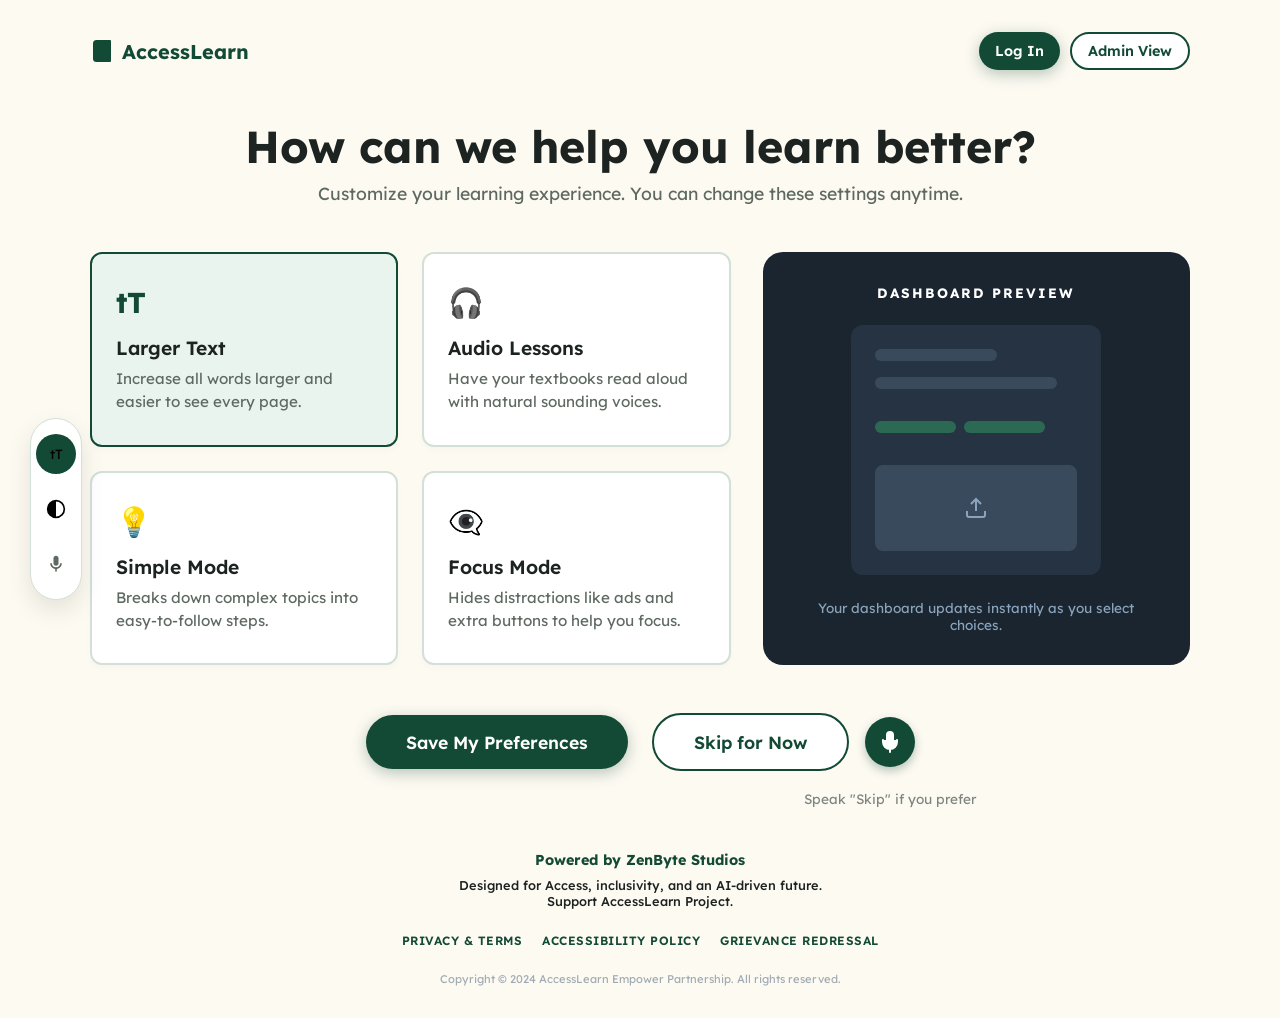
<file: index.html>
<!DOCTYPE html>
<html lang="en">

<head>
    <meta charset="UTF-8">
    <meta name="viewport" content="width=device-width, initial-scale=1.0">
    <title>AccessLearn</title>
    <link rel="stylesheet" href="style.css">
    <script src="auth.js"></script>
</head>

<body>
    <div class="container">

        <!-- PAGE 1: PREFERENCES -->
        <div id="page-preferences" class="page active">
            <!-- Floating Accessibility Widget -->
            <div class="access-widget">
                <button class="active" title="Text Size">tT</button>
                <button title="Contrast">
                    <svg viewBox="0 0 24 24">
                        <circle cx="12" cy="12" r="10" stroke="currentColor" stroke-width="2" fill="none" />
                        <path d="M12 2a10 10 0 0 0 0 20z" fill="currentColor" />
                    </svg>
                </button>
                <button title="Screen Reader">
                    <svg viewBox="0 0 24 24">
                        <path d="M12 14c1.66 0 3-1.34 3-3V5c0-1.66-1.34-3-3-3S9 3.34 9 5v6c0 1.66 1.34 3 3 3z" />
                        <path
                            d="M17 11c0 2.76-2.24 5-5 5s-5-2.24-5-5H5c0 3.53 2.61 6.43 6 6.92V21h2v-3.08c3.39-.49 6-3.39 6-6.92h-2z" />
                    </svg>
                </button>
            </div>

            <header>
                <div class="logo">
                    <svg viewBox="0 0 24 24" fill="none" stroke="currentColor" stroke-width="2" stroke-linecap="round"
                        stroke-linejoin="round">
                        <path d="M4 19.5A2.5 2.5 0 0 1 6.5 17H20" />
                        <path d="M6.5 2H20v20H6.5A2.5 2.5 0 0 1 4 19.5v-15A2.5 2.5 0 0 1 6.5 2z" />
                    </svg>
                    AccessLearn
                </div>
                <div style="margin-left:auto; display:flex; gap: 10px;">
                    <button class="btn btn-primary" style="padding: 0.5rem 1rem; font-size:0.9rem;"
                        onclick="window.location.href='login.html'">Log In</button>
                    <button class="btn btn-secondary" style="padding: 0.5rem 1rem; font-size:0.9rem;"
                        onclick="switchPage('page-admin')">Admin View</button>
                </div>
            </header>

            <main>
                <div class="intro">
                    <h1>How can we help you learn better?</h1>
                    <p>Customize your learning experience. You can change these settings anytime.</p>
                </div>

                <div class="main-content">
                    <div class="preferences-grid">
                        <div class="pref-card active" onclick="toggleCard(this)">
                            <div class="icon">tT</div>
                            <h3>Larger Text</h3>
                            <p>Increase all words larger and easier to see every page.</p>
                        </div>

                        <div class="pref-card" onclick="toggleCard(this)">
                            <div class="icon">🎧</div>
                            <h3>Audio Lessons</h3>
                            <p>Have your textbooks read aloud with natural sounding voices.</p>
                        </div>

                        <div class="pref-card" onclick="toggleCard(this)">
                            <div class="icon">💡</div>
                            <h3>Simple Mode</h3>
                            <p>Breaks down complex topics into easy-to-follow steps.</p>
                        </div>

                        <div class="pref-card" onclick="toggleCard(this)">
                            <div class="icon">👁️‍🗨️</div>
                            <h3>Focus Mode</h3>
                            <p>Hides distractions like ads and extra buttons to help you focus.</p>
                        </div>
                    </div>

                    <div class="preview-section">
                        <h3 class="preview-title">DASHBOARD PREVIEW</h3>
                        <div class="preview-mockup">
                            <div class="mock-line"></div>
                            <div class="mock-line long"></div>
                            <div style="display: flex; gap: 8px; margin-top: 1rem;">
                                <div class="mock-line short green"></div>
                                <div class="mock-line short green"></div>
                            </div>
                            <div class="mock-box">
                                <svg viewBox="0 0 24 24" fill="none" stroke="currentColor" stroke-width="2">
                                    <path d="M21 15v4a2 2 0 0 1-2 2H5a2 2 0 0 1-2-2v-4"></path>
                                    <polyline points="17 8 12 3 7 8"></polyline>
                                    <line x1="12" y1="3" x2="12" y2="15"></line>
                                </svg>
                            </div>
                        </div>
                        <p class="preview-footer">Your dashboard updates instantly as you select choices.</p>
                    </div>
                </div>

                <div class="actions">
                    <button class="btn btn-primary" onclick="window.location.href='student-signup.html'">Save My Preferences</button>
                    <div class="skip-wrapper">
                        <button class="btn btn-secondary" onclick="window.location.href='admin-signup.html'">Skip for
                            Now</button>
                        <button class="mic-btn">
                            <svg viewBox="0 0 24 24" fill="none" stroke="currentColor" stroke-width="2"
                                stroke-linecap="round" stroke-linejoin="round">
                                <path d="M12 2a3 3 0 0 0-3 3v7a3 3 0 0 0 6 0V5a3 3 0 0 0-3-3z" />
                                <path d="M19 10v2a7 7 0 0 1-14 0v-2" />
                                <line x1="12" y1="19" x2="12" y2="22" />
                            </svg>
                            <span class="tooltip">Speak "Skip" if you prefer</span>
                        </button>
                    </div>
                </div>
            </main>

            <div class="footer" style="padding-top: 2rem;">
                <div class="footer-brand">Powered by ZenByte Studios</div>
                <div class="footer-desc">Designed for Access, inclusivity, and an AI-driven future.<br>Support
                    AccessLearn Project.</div>
                <div class="footer-links">
                    <a href="#">PRIVACY & TERMS</a>
                    <a href="#">ACCESSIBILITY POLICY</a>
                    <a href="#">GRIEVANCE REDRESSAL</a>
                </div>
                <div class="footer-copy">Copyright © 2024 AccessLearn Empower Partnership. All rights reserved.</div>
            </div>
        </div>

        <!-- PAGE 2: STUDENT SIGNUP -->
        <div id="page-student" class="page">
            <header>
                <div class="logo" onclick="switchPage('page-preferences')">
                    <svg viewBox="0 0 24 24" fill="none" stroke="currentColor" stroke-width="2" stroke-linecap="round"
                        stroke-linejoin="round">
                        <path d="M4 19.5A2.5 2.5 0 0 1 6.5 17H20" />
                        <path d="M6.5 2H20v20H6.5A2.5 2.5 0 0 1 4 19.5v-15A2.5 2.5 0 0 1 6.5 2z" />
                    </svg>
                    AccessLearn
                </div>
            </header>

            <div class="signup-page">
                <div class="signup-box">
                    <h2 class="signup-title">STUDENT SIGNUP</h2>

                    <h4 class="support-needs-title">Select your primary support need</h4>
                    <div class="needs-grid">
                        <div class="need-pill active" onclick="this.classList.toggle('active')">👁️ Visual</div>
                        <div class="need-pill" onclick="this.classList.toggle('active')">🧠 Learning / ADHD</div>
                        <div class="need-pill" onclick="this.classList.toggle('active')">👂 Hearing</div>
                        <div class="need-pill" onclick="this.classList.toggle('active')">♿ Physical</div>
                        <div class="need-pill" onclick="this.classList.toggle('active')">➕ Something else</div>
                    </div>

                    <div class="input-group">
                        <label>Full Name</label>
                        <input type="text" placeholder="Enter Full Name">
                    </div>

                    <div class="input-group">
                        <label>Student ID / Aadhaar</label>
                        <input type="text" placeholder="xxxx - xxxx - xxxx">
                    </div>

                    <div class="signup-actions">
                        <button class="btn btn-primary btn-full">Complete Registration</button>
                        <button class="btn btn-outline-green btn-full"
                            style="display:flex; justify-content:center; gap:10px;">
                            <svg viewBox="0 0 24 24" width="20" height="20" fill="none" stroke="currentColor"
                                stroke-width="2" stroke-linecap="round" stroke-linejoin="round">
                                <path d="M12 2a3 3 0 0 0-3 3v7a3 3 0 0 0 6 0V5a3 3 0 0 0-3-3z" />
                                <path d="M19 10v2a7 7 0 0 1-14 0v-2" />
                                <line x1="12" y1="19" x2="12" y2="22" />
                            </svg>
                            Register with Voice
                        </button>
                    </div>

                    <div style="margin-top:2rem; font-size:0.8rem; color:var(--text-muted)">
                        Powered by ZenByte Studios<br>
                        Designed for Access, inclusivity, and an AI-driven future. Support AccessLearn Project
                    </div>
                </div>
            </div>
        </div>

        <!-- PAGE 3: ADMIN/TEACHER SIGNUP -->
        <div id="page-admin" class="page">
            <div class="admin-page-bg">
                <div class="admin-box">
                    <div class="logo" style="margin-bottom: 2rem; justify-content:center; cursor:pointer;"
                        onclick="switchPage('page-preferences')">
                        <svg viewBox="0 0 24 24" fill="none" stroke="currentColor" stroke-width="2"
                            stroke-linecap="round" stroke-linejoin="round">
                            <path d="M4 19.5A2.5 2.5 0 0 1 6.5 17H20" />
                            <path d="M6.5 2H20v20H6.5A2.5 2.5 0 0 1 4 19.5v-15A2.5 2.5 0 0 1 6.5 2z" />
                        </svg>
                        AccessLearn
                    </div>

                    <h2 class="signup-title" style="margin-bottom: 0.5rem">Admin/Teacher Signup</h2>
                    <p style="text-align:center; color:#8AA4BC; font-size:0.9rem; margin-bottom: 2rem;">Official
                        representative for educational institutions and non-profit associations</p>

                    <div class="input-group admin-input-group">
                        <label>School or University Name</label>
                        <input type="text" placeholder="Type here...">
                    </div>

                    <div class="input-group admin-input-group">
                        <label>Email ID</label>
                        <input type="email" placeholder="example@org.edu">
                    </div>

                    <div class="input-group admin-input-group">
                        <label>User ID</label>
                        <div class="mic-input-wrapper">
                            <input type="text" placeholder="Type or use voice">
                            <div class="mic-input-icon">
                                <svg viewBox="0 0 24 24" fill="none" stroke="currentColor" stroke-width="2"
                                    stroke-linecap="round" stroke-linejoin="round">
                                    <path d="M12 2a3 3 0 0 0-3 3v7a3 3 0 0 0 6 0V5a3 3 0 0 0-3-3z" />
                                </svg>
                            </div>
                        </div>
                        <div
                            style="font-size:0.8rem; margin-top:10px; color:#8AA4BC; display:flex; align-items:center; gap:5px;">
                            <span
                                style="display:inline-block; width:8px; height:8px; background:red; border-radius:50%;"></span>
                            "Hi AccessLearn, how do I help you register?"
                        </div>
                    </div>

                    <button class="btn admin-btn">Request Access</button>

                    <div style="text-align:center; margin-top:2rem; font-size:0.9rem; color:#8AA4BC;">
                        Have an account already? <a href="login.html" style="color:#3B7E62">Sign In</a>
                    </div>
                </div>
            </div>
        </div>

    </div>

    <script>
        function toggleCard(element) {
            element.classList.toggle('active');
        }

        function switchPage(pageId) {
            // Hide all pages
            document.querySelectorAll('.page').forEach(page => {
                page.classList.remove('active');
            });

            // Show requested page
            const targetPage = document.getElementById(pageId);
            if (targetPage) {
                targetPage.classList.add('active');
            }
        }
    </script>
</body>

</html>
</file>
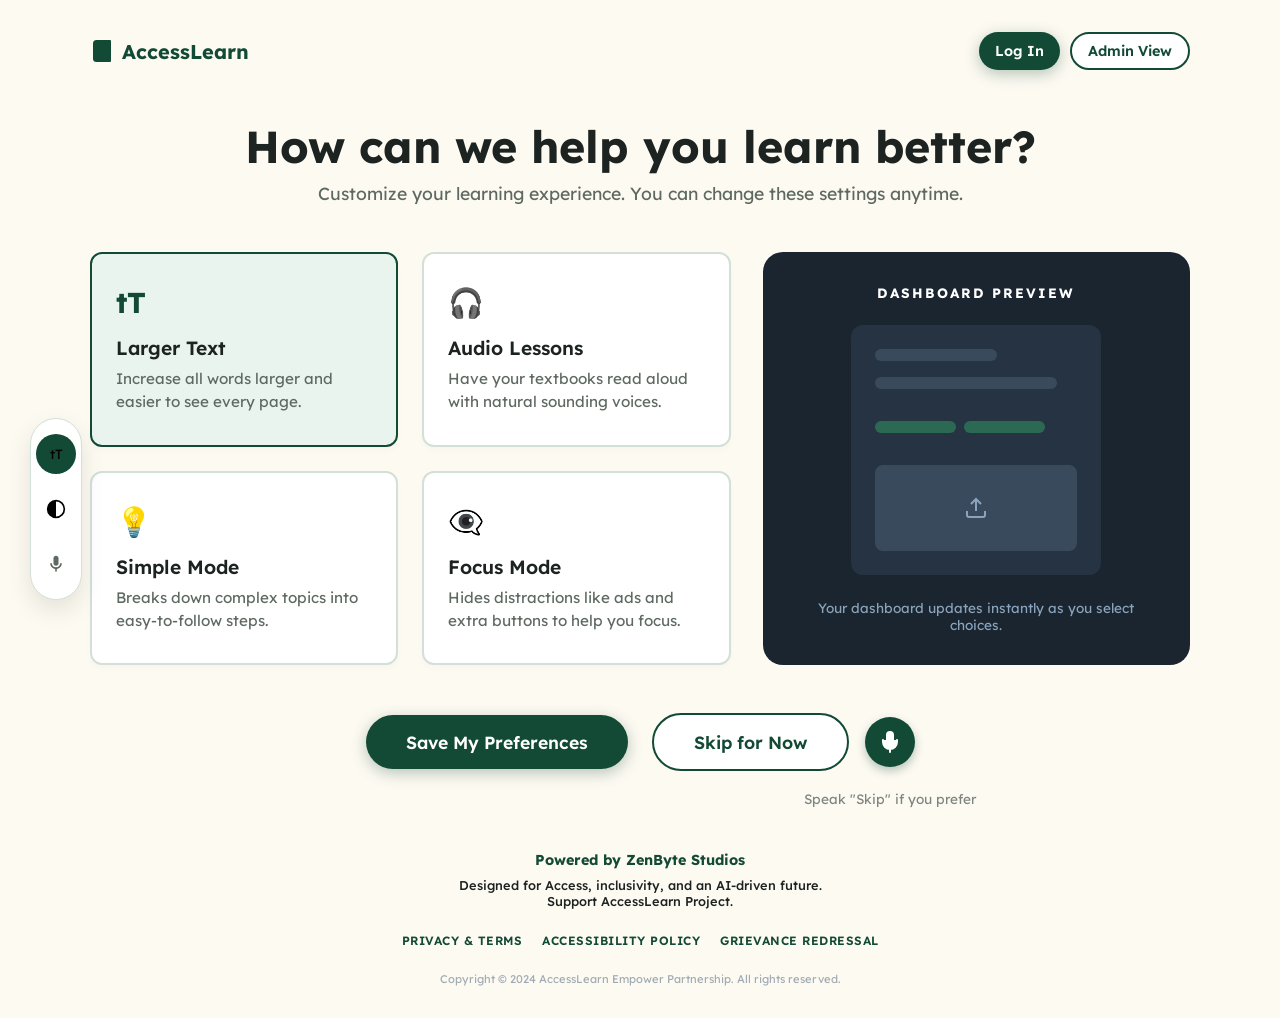
<file: Client/index.html>
<!DOCTYPE html>
<html lang="en">

<head>
    <meta charset="UTF-8">
    <meta name="viewport" content="width=device-width, initial-scale=1.0">
    <title>AccessLearn</title>
    <link rel="stylesheet" href="style.css">
    <script src="auth.js"></script>
</head>

<body>
    <div class="container">

        <!-- PAGE 1: PREFERENCES -->
        <div id="page-preferences" class="page active">
            <!-- Floating Accessibility Widget -->
            <div class="access-widget">
                <button class="active" title="Text Size">tT</button>
                <button title="Contrast">
                    <svg viewBox="0 0 24 24">
                        <circle cx="12" cy="12" r="10" stroke="currentColor" stroke-width="2" fill="none" />
                        <path d="M12 2a10 10 0 0 0 0 20z" fill="currentColor" />
                    </svg>
                </button>
                <button title="Screen Reader">
                    <svg viewBox="0 0 24 24">
                        <path d="M12 14c1.66 0 3-1.34 3-3V5c0-1.66-1.34-3-3-3S9 3.34 9 5v6c0 1.66 1.34 3 3 3z" />
                        <path
                            d="M17 11c0 2.76-2.24 5-5 5s-5-2.24-5-5H5c0 3.53 2.61 6.43 6 6.92V21h2v-3.08c3.39-.49 6-3.39 6-6.92h-2z" />
                    </svg>
                </button>
            </div>

            <header>
                <div class="logo">
                    <svg viewBox="0 0 24 24" fill="none" stroke="currentColor" stroke-width="2" stroke-linecap="round"
                        stroke-linejoin="round">
                        <path d="M4 19.5A2.5 2.5 0 0 1 6.5 17H20" />
                        <path d="M6.5 2H20v20H6.5A2.5 2.5 0 0 1 4 19.5v-15A2.5 2.5 0 0 1 6.5 2z" />
                    </svg>
                    AccessLearn
                </div>
                <div style="margin-left:auto; display:flex; gap: 10px;">
                    <button class="btn btn-primary" style="padding: 0.5rem 1rem; font-size:0.9rem;"
                        onclick="window.location.href='login.html'">Log In</button>
                    <button class="btn btn-secondary" style="padding: 0.5rem 1rem; font-size:0.9rem;"
                        onclick="switchPage('page-admin')">Admin View</button>
                </div>
            </header>

            <main>
                <div class="intro">
                    <h1>How can we help you learn better?</h1>
                    <p>Customize your learning experience. You can change these settings anytime.</p>
                </div>

                <div class="main-content">
                    <div class="preferences-grid">
                        <div class="pref-card active" onclick="toggleCard(this)">
                            <div class="icon">tT</div>
                            <h3>Larger Text</h3>
                            <p>Increase all words larger and easier to see every page.</p>
                        </div>

                        <div class="pref-card" onclick="toggleCard(this)">
                            <div class="icon">🎧</div>
                            <h3>Audio Lessons</h3>
                            <p>Have your textbooks read aloud with natural sounding voices.</p>
                        </div>

                        <div class="pref-card" onclick="toggleCard(this)">
                            <div class="icon">💡</div>
                            <h3>Simple Mode</h3>
                            <p>Breaks down complex topics into easy-to-follow steps.</p>
                        </div>

                        <div class="pref-card" onclick="toggleCard(this)">
                            <div class="icon">👁️‍🗨️</div>
                            <h3>Focus Mode</h3>
                            <p>Hides distractions like ads and extra buttons to help you focus.</p>
                        </div>
                    </div>

                    <div class="preview-section">
                        <h3 class="preview-title">DASHBOARD PREVIEW</h3>
                        <div class="preview-mockup">
                            <div class="mock-line"></div>
                            <div class="mock-line long"></div>
                            <div style="display: flex; gap: 8px; margin-top: 1rem;">
                                <div class="mock-line short green"></div>
                                <div class="mock-line short green"></div>
                            </div>
                            <div class="mock-box">
                                <svg viewBox="0 0 24 24" fill="none" stroke="currentColor" stroke-width="2">
                                    <path d="M21 15v4a2 2 0 0 1-2 2H5a2 2 0 0 1-2-2v-4"></path>
                                    <polyline points="17 8 12 3 7 8"></polyline>
                                    <line x1="12" y1="3" x2="12" y2="15"></line>
                                </svg>
                            </div>
                        </div>
                        <p class="preview-footer">Your dashboard updates instantly as you select choices.</p>
                    </div>
                </div>

                <div class="actions">
                    <button class="btn btn-primary" onclick="window.location.href='student-signup.html'">Save My Preferences</button>
                    <div class="skip-wrapper">
                        <button class="btn btn-secondary" onclick="window.location.href='admin-signup.html'">Skip for
                            Now</button>
                        <button class="mic-btn">
                            <svg viewBox="0 0 24 24" fill="none" stroke="currentColor" stroke-width="2"
                                stroke-linecap="round" stroke-linejoin="round">
                                <path d="M12 2a3 3 0 0 0-3 3v7a3 3 0 0 0 6 0V5a3 3 0 0 0-3-3z" />
                                <path d="M19 10v2a7 7 0 0 1-14 0v-2" />
                                <line x1="12" y1="19" x2="12" y2="22" />
                            </svg>
                            <span class="tooltip">Speak "Skip" if you prefer</span>
                        </button>
                    </div>
                </div>
            </main>

            <div class="footer" style="padding-top: 2rem;">
                <div class="footer-brand">Powered by ZenByte Studios</div>
                <div class="footer-desc">Designed for Access, inclusivity, and an AI-driven future.<br>Support
                    AccessLearn Project.</div>
                <div class="footer-links">
                    <a href="#">PRIVACY & TERMS</a>
                    <a href="#">ACCESSIBILITY POLICY</a>
                    <a href="#">GRIEVANCE REDRESSAL</a>
                </div>
                <div class="footer-copy">Copyright © 2024 AccessLearn Empower Partnership. All rights reserved.</div>
            </div>
        </div>

        <!-- PAGE 2: STUDENT SIGNUP -->
        <div id="page-student" class="page">
            <header>
                <div class="logo" onclick="switchPage('page-preferences')">
                    <svg viewBox="0 0 24 24" fill="none" stroke="currentColor" stroke-width="2" stroke-linecap="round"
                        stroke-linejoin="round">
                        <path d="M4 19.5A2.5 2.5 0 0 1 6.5 17H20" />
                        <path d="M6.5 2H20v20H6.5A2.5 2.5 0 0 1 4 19.5v-15A2.5 2.5 0 0 1 6.5 2z" />
                    </svg>
                    AccessLearn
                </div>
            </header>

            <div class="signup-page">
                <div class="signup-box">
                    <h2 class="signup-title">STUDENT SIGNUP</h2>

                    <h4 class="support-needs-title">Select your primary support need</h4>
                    <div class="needs-grid">
                        <div class="need-pill active" onclick="this.classList.toggle('active')">👁️ Visual</div>
                        <div class="need-pill" onclick="this.classList.toggle('active')">🧠 Learning / ADHD</div>
                        <div class="need-pill" onclick="this.classList.toggle('active')">👂 Hearing</div>
                        <div class="need-pill" onclick="this.classList.toggle('active')">♿ Physical</div>
                        <div class="need-pill" onclick="this.classList.toggle('active')">➕ Something else</div>
                    </div>

                    <div class="input-group">
                        <label>Full Name</label>
                        <input type="text" placeholder="Enter Full Name">
                    </div>

                    <div class="input-group">
                        <label>Student ID / Aadhaar</label>
                        <input type="text" placeholder="xxxx - xxxx - xxxx">
                    </div>

                    <div class="signup-actions">
                        <button class="btn btn-primary btn-full">Complete Registration</button>
                        <button class="btn btn-outline-green btn-full"
                            style="display:flex; justify-content:center; gap:10px;">
                            <svg viewBox="0 0 24 24" width="20" height="20" fill="none" stroke="currentColor"
                                stroke-width="2" stroke-linecap="round" stroke-linejoin="round">
                                <path d="M12 2a3 3 0 0 0-3 3v7a3 3 0 0 0 6 0V5a3 3 0 0 0-3-3z" />
                                <path d="M19 10v2a7 7 0 0 1-14 0v-2" />
                                <line x1="12" y1="19" x2="12" y2="22" />
                            </svg>
                            Register with Voice
                        </button>
                    </div>

                    <div style="margin-top:2rem; font-size:0.8rem; color:var(--text-muted)">
                        Powered by ZenByte Studios<br>
                        Designed for Access, inclusivity, and an AI-driven future. Support AccessLearn Project
                    </div>
                </div>
            </div>
        </div>

        <!-- PAGE 3: ADMIN/TEACHER SIGNUP -->
        <div id="page-admin" class="page">
            <div class="admin-page-bg">
                <div class="admin-box">
                    <div class="logo" style="margin-bottom: 2rem; justify-content:center; cursor:pointer;"
                        onclick="switchPage('page-preferences')">
                        <svg viewBox="0 0 24 24" fill="none" stroke="currentColor" stroke-width="2"
                            stroke-linecap="round" stroke-linejoin="round">
                            <path d="M4 19.5A2.5 2.5 0 0 1 6.5 17H20" />
                            <path d="M6.5 2H20v20H6.5A2.5 2.5 0 0 1 4 19.5v-15A2.5 2.5 0 0 1 6.5 2z" />
                        </svg>
                        AccessLearn
                    </div>

                    <h2 class="signup-title" style="margin-bottom: 0.5rem">Admin/Teacher Signup</h2>
                    <p style="text-align:center; color:#8AA4BC; font-size:0.9rem; margin-bottom: 2rem;">Official
                        representative for educational institutions and non-profit associations</p>

                    <div class="input-group admin-input-group">
                        <label>School or University Name</label>
                        <input type="text" placeholder="Type here...">
                    </div>

                    <div class="input-group admin-input-group">
                        <label>Email ID</label>
                        <input type="email" placeholder="example@org.edu">
                    </div>

                    <div class="input-group admin-input-group">
                        <label>User ID</label>
                        <div class="mic-input-wrapper">
                            <input type="text" placeholder="Type or use voice">
                            <div class="mic-input-icon">
                                <svg viewBox="0 0 24 24" fill="none" stroke="currentColor" stroke-width="2"
                                    stroke-linecap="round" stroke-linejoin="round">
                                    <path d="M12 2a3 3 0 0 0-3 3v7a3 3 0 0 0 6 0V5a3 3 0 0 0-3-3z" />
                                </svg>
                            </div>
                        </div>
                        <div
                            style="font-size:0.8rem; margin-top:10px; color:#8AA4BC; display:flex; align-items:center; gap:5px;">
                            <span
                                style="display:inline-block; width:8px; height:8px; background:red; border-radius:50%;"></span>
                            "Hi AccessLearn, how do I help you register?"
                        </div>
                    </div>

                    <button class="btn admin-btn">Request Access</button>

                    <div style="text-align:center; margin-top:2rem; font-size:0.9rem; color:#8AA4BC;">
                        Have an account already? <a href="login.html" style="color:#3B7E62">Sign In</a>
                    </div>
                </div>
            </div>
        </div>

    </div>

    <script>
        function toggleCard(element) {
            element.classList.toggle('active');
        }

        function switchPage(pageId) {
            // Hide all pages
            document.querySelectorAll('.page').forEach(page => {
                page.classList.remove('active');
            });

            // Show requested page
            const targetPage = document.getElementById(pageId);
            if (targetPage) {
                targetPage.classList.add('active');
            }
        }
    </script>
</body>

</html>
</file>
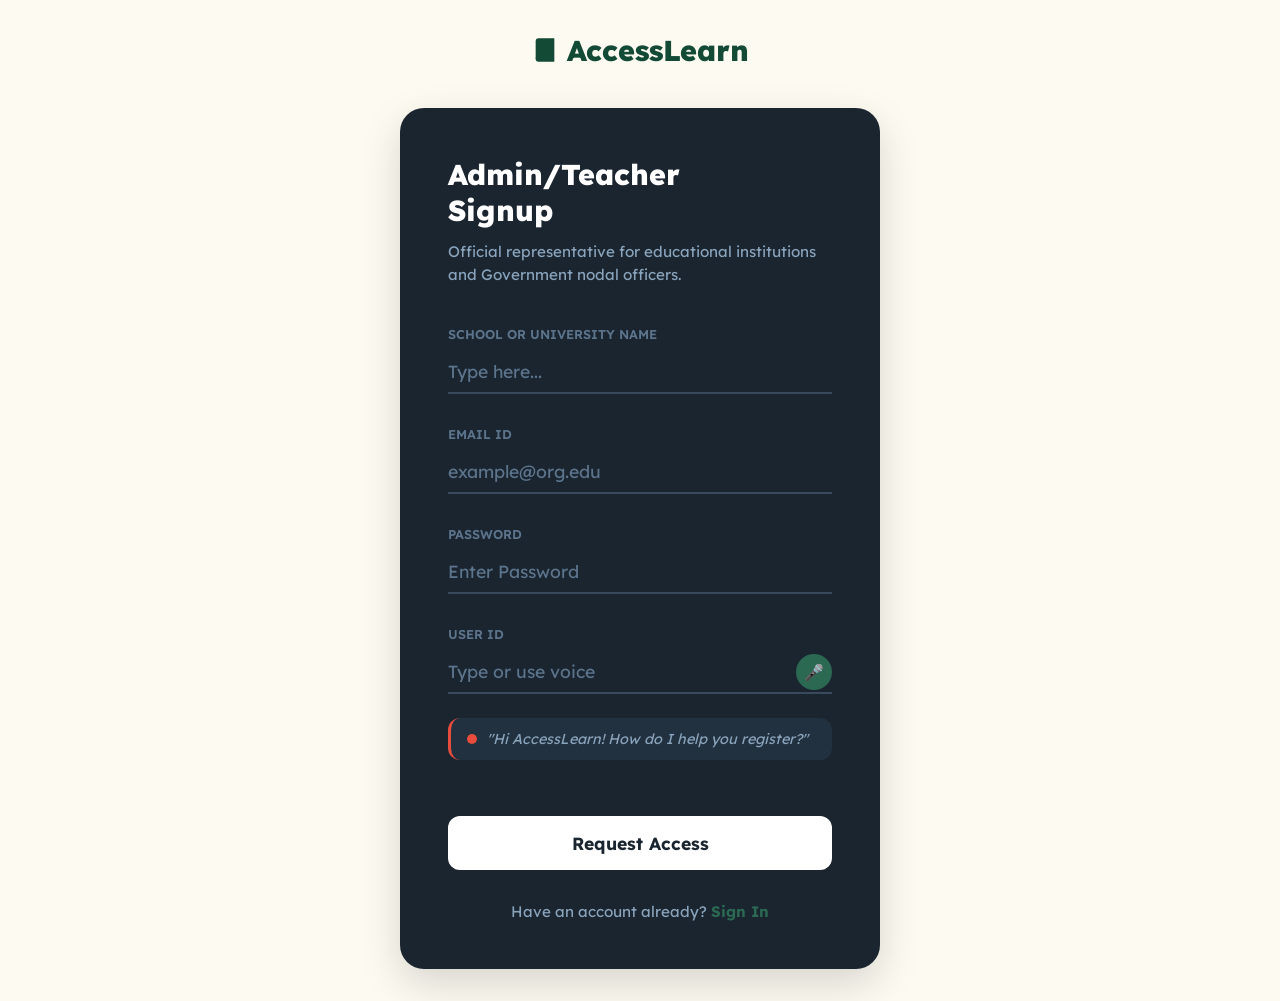
<file: admin-signup.html>
<!DOCTYPE html>
<html lang="en">

<head>
    <!-- ================= META DATA ================= -->
    <meta charset="UTF-8">
    <meta name="viewport" content="width=device-width, initial-scale=1.0">
    <title>Admin/Teacher Signup - AccessLearn</title>

    <!-- ================= GOOGLE FONT ================= -->
    <link href="https://fonts.googleapis.com/css2?family=Lexend:wght@300;400;500;600;700;800&display=swap"
        rel="stylesheet">

    <!-- ================= CSS STYLING ================= -->
    <style>
        /* ===== Global Reset ===== */
        * {
            margin: 0;
            padding: 0;
            box-sizing: border-box;
            font-family: 'Lexend', sans-serif;
        }

        /* ===== Body Layout ===== */
        body {
            background-color: #fdfaf2;
            min-height: 100vh;
            display: flex;
            flex-direction: column;
            align-items: center;
            justify-content: center;
            padding: 2rem;
        }

        /* ===== Main Container ===== */
        .container {
            width: 100%;
            max-width: 480px;
        }

        /* ===== Logo Section ===== */
        .logo-main {
            display: flex;
            align-items: center;
            justify-content: center;
            gap: 8px;
            color: #124A35;
            font-size: 1.8rem;
            font-weight: 800;
            margin-bottom: 2.5rem;
        }

        .logo-main svg {
            width: 28px;
            height: 28px;
            fill: #124A35;
        }

        /* ===== Admin Signup Card ===== */
        .admin-card {
            background-color: #1a2530;
            border-radius: 24px;
            padding: 3rem;
            color: white;
            display: flex;
            flex-direction: column;
            box-shadow: 0 15px 40px rgba(0, 0, 0, 0.15);
            position: relative;
            overflow: hidden;
        }

        /* ===== Header Text ===== */
        .header-text {
            margin-bottom: 2.5rem;
        }

        .header-text h2 {
            font-size: 1.8rem;
            font-weight: 800;
            margin-bottom: 0.8rem;
        }

        .header-text p {
            color: #8aa4bc;
            font-size: 0.95rem;
            line-height: 1.5;
        }

        /* ===== Form Input Groups ===== */
        .form-group {
            margin-bottom: 2rem;
        }

        .form-group label {
            display: block;
            color: #5c748c;
            font-size: 0.8rem;
            font-weight: 600;
            margin-bottom: 0.5rem;
            text-transform: uppercase;
        }

        /* ===== Input Fields ===== */
        .form-group input {
            width: 100%;
            background: transparent;
            border: none;
            border-bottom: 2px solid #384a5c;
            color: white;
            padding: 10px 0;
            font-size: 1.1rem;
            outline: none;
        }

        .form-group input:focus {
            border-bottom-color: #2b6953;
        }

        .form-group input::placeholder {
            color: #5c748c;
        }

        /* ===== User ID Input Wrapper ===== */
        .user-id-wrapper {
            position: relative;
        }

        .user-id-wrapper input {
            padding-right: 45px;
        }

        /* ===== Microphone Icon Button ===== */
        .mic-icon {
            position: absolute;
            right: 0;
            top: 50%;
            transform: translateY(-50%);
            background: #2b6953;
            width: 36px;
            height: 36px;
            border-radius: 50%;
            display: flex;
            align-items: center;
            justify-content: center;
            cursor: pointer;
        }

        .mic-icon:hover {
            background: #337a61;
        }

        .mic-icon svg {
            width: 18px;
            height: 18px;
            fill: white;
        }

        /* ===== Voice Recording Feedback Box ===== */
        .voice-feedback {
            display: flex;
            align-items: center;
            gap: 10px;
            padding: 12px 16px;
            border-radius: 12px;
            margin-top: 1.5rem;
            font-size: 0.9rem;
            color: #8aa4bc;
            background: #223140;
            font-style: italic;
            border-left: 3px solid #e74c3c;
        }

        /* ===== Recording Animation Dot ===== */
        .recording-dot {
            width: 10px;
            height: 10px;
            background-color: #e74c3c;
            border-radius: 50%;
            animation: pulse 1.5s infinite;
        }

        /* ===== Pulse Animation ===== */
        @keyframes pulse {
            0% {
                box-shadow: 0 0 0 0 rgba(231, 76, 60, 0.4);
            }

            70% {
                box-shadow: 0 0 0 6px rgba(231, 76, 60, 0);
            }

            100% {
                box-shadow: 0 0 0 0 rgba(231, 76, 60, 0);
            }
        }

        /* ===== Request Access Button ===== */
        .btn-request {
            width: 100%;
            background: white;
            color: #1a2530;
            border: none;
            padding: 16px;
            border-radius: 12px;
            font-size: 1.1rem;
            font-weight: 700;
            cursor: pointer;
            margin-top: 1.5rem;
        }

        .btn-request:hover {
            transform: translateY(-2px);
        }

        /* ===== Footer Login Link ===== */
        .footer-link {
            text-align: center;
            margin-top: 2rem;
            font-size: 0.95rem;
            color: #8aa4bc;
        }

        .footer-link a {
            color: #2b6953;
            text-decoration: none;
            font-weight: 700;
        }

        /* ===== Responsive Design ===== */
        @media (max-width: 600px) {

            body {
                padding: 1rem;
            }

            .admin-card {
                padding: 2rem 1.5rem;
                border-radius: 16px;
            }

            .header-text h2 {
                font-size: 1.5rem;
            }

            .logo-main {
                font-size: 1.5rem;
                margin-bottom: 1.5rem;
            }
        }
    </style>
</head>

<body>

    <!-- ================= MAIN CONTAINER ================= -->
    <div class="container">

        <!-- ================= LOGO ================= -->
        <div class="logo-main">
            <svg viewBox="0 0 24 24">
                <path d="M4 19.5A2.5 2.5 0 0 1 6.5 17H20" />
                <path d="M6.5 2H20v20H6.5A2.5 2.5 0 0 1 4 19.5v-15A2.5 2.5 0 0 1 6.5 2z" />
            </svg>
            AccessLearn
        </div>

        <!-- ================= ADMIN SIGNUP CARD ================= -->
        <div class="admin-card">

            <!-- Header -->
            <div class="header-text">
                <h2>Admin/Teacher<br>Signup</h2>
                <p>Official representative for educational institutions and Government nodal officers.</p>
            </div>

            <!-- ================= SIGNUP FORM ================= -->
            <form id="adminSignupForm">

                <!-- School Name -->
                <div class="form-group">
                    <label>School or University Name</label>
                    <input type="text" id="adminSchoolName" placeholder="Type here...">
                </div>

                <!-- Email -->
                <div class="form-group">
                    <label>Email ID</label>
                    <input type="email" id="adminEmail" placeholder="example@org.edu">
                </div>

                <!-- Password -->
                <div class="form-group">
                    <label>Password</label>
                    <input type="password" id="adminPassword" placeholder="Enter Password">
                </div>

                <!-- User ID + Voice Input -->
                <div class="form-group">
                    <label>User ID</label>

                    <div class="user-id-wrapper">
                        <input type="text" id="adminUserId" placeholder="Type or use voice">

                        <!-- Microphone Button -->
                        <div class="mic-icon" onclick="alert('Starting voice input...')">
                            🎤
                        </div>
                    </div>

                    <!-- Voice Feedback -->
                    <div class="voice-feedback">
                        <div class="recording-dot"></div>
                        "Hi AccessLearn! How do I help you register?"
                    </div>
                </div>

                <!-- Submit Button -->
                <button type="submit" class="btn-request">Request Access</button>

            </form>

            <!-- Login Link -->
            <div class="footer-link">
                Have an account already? <a href="login.html">Sign In</a>
            </div>

        </div>

    </div>
    
    <script src="auth.js"></script>
</body>

</html>
</file>
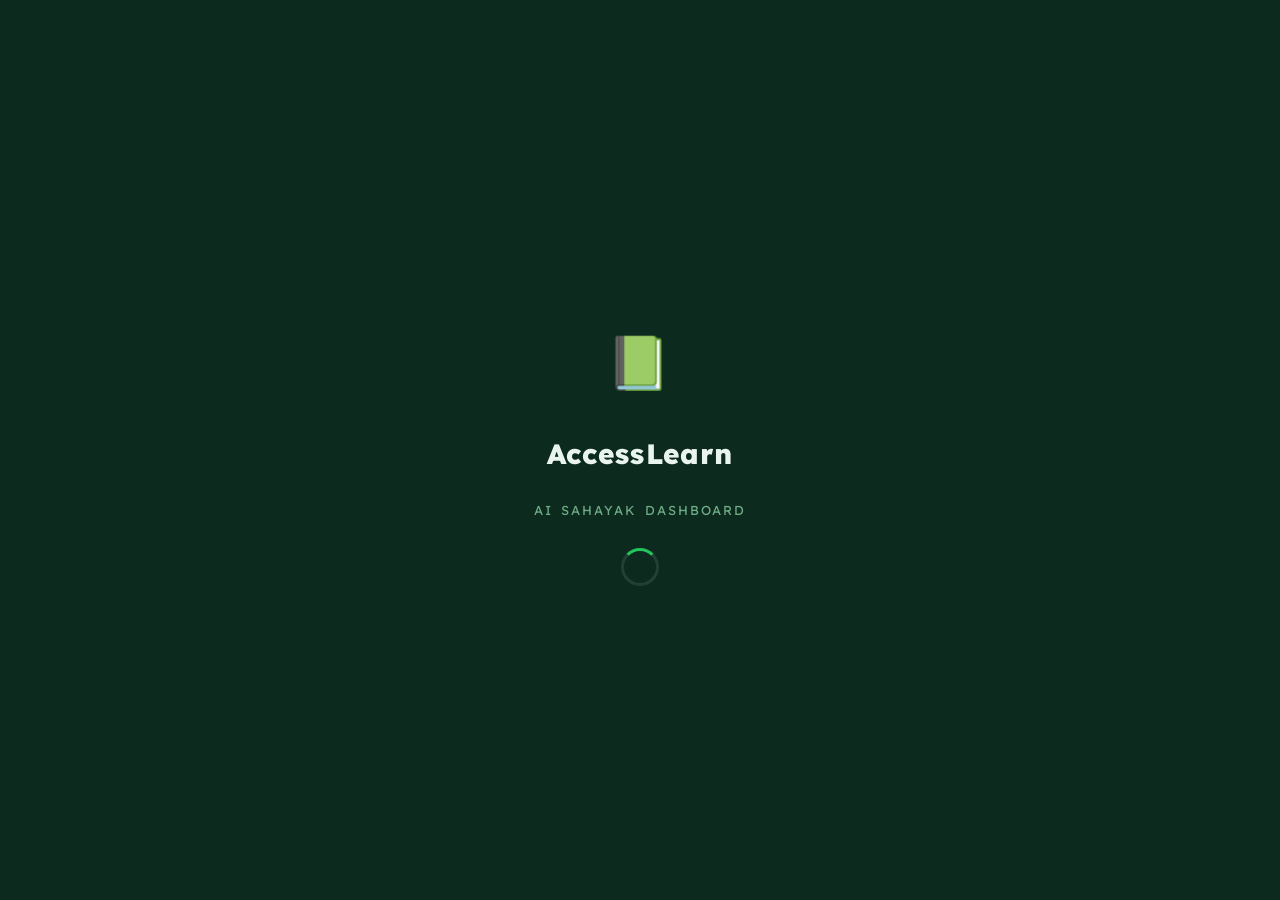
<file: dashboard.html>
<!DOCTYPE html>
<html lang="en">
<head>
  <meta charset="UTF-8"/>
  <meta name="viewport" content="width=device-width, initial-scale=1.0"/>
  <title>AccessLearn — Student Dashboard</title>
  <link rel="preconnect" href="https://fonts.googleapis.com">
  <link href="https://fonts.googleapis.com/css2?family=Lexend:wght@300;400;500;600;700;800&family=Lexend+Deca:wght@400;500;600&family=Space+Grotesk:wght@400;500;600;700&display=swap" rel="stylesheet">
  <link rel="stylesheet" href="https://cdnjs.cloudflare.com/ajax/libs/font-awesome/6.4.0/css/all.min.css">
  <style>
    /* ============================================================
       DESIGN TOKENS — AccessLearn brand (#124A35)
       ============================================================ */
    :root {
      --green:       #124A35;
      --green-mid:   #1e6b4d;
      --green-light: #22c55e;
      --green-muted: #e9f4ee;
      --green-glow:  rgba(18,74,53,0.15);
      --yellow:      #f59e0b;
      --yellow-muted:#fef9c3;
      --bg:          #fafdf8;
      --surface:     #ffffff;
      --surface2:    #f4f7f4;
      --sidebar-bg:  #ffffff;
      --border:      #d3e0d8;
      --text:        #1c2321;
      --text-2:      #5e6962;
      --text-3:      #9bada7;
      --dark-card:   #0c2a1e;
      --shadow:      0 1px 4px rgba(18,74,53,0.06), 0 4px 16px rgba(0,0,0,0.04);
      --shadow-md:   0 8px 32px rgba(0,0,0,0.12);
      --radius:      18px;
      --radius-sm:   10px;
      --font-body:   'Space Grotesk', sans-serif;
    }
    [data-theme="dark"] {
      --bg:         #07150e;
      --surface:    #0e2118;
      --surface2:   #152b1f;
      --sidebar-bg: #0e2118;
      --border:     #1e3d2c;
      --text:       #e8f5ee;
      --text-2:     #8db89e;
      --text-3:     #4d7a60;
      --dark-card:  #071510;
      --shadow:     0 1px 4px rgba(0,0,0,0.4), 0 4px 16px rgba(0,0,0,0.3);
    }
    [data-contrast="high"] {
      --bg:         #000000;
      --surface:    #0a0a0a;
      --surface2:   #111111;
      --border:     #00ff88;
      --text:       #ffffff;
      --text-2:     #ccffcc;
      --green:      #00cc66;
      --green-light:#00ff88;
      --green-muted:#001a0a;
      --sidebar-bg: #0a0a0a;
    }
    [data-dyslexic="true"] * {
      font-family: 'Lexend Deca', sans-serif !important;
      letter-spacing: 0.07em;
      word-spacing: 0.18em;
      line-height: 1.85 !important;
    }

    * { box-sizing: border-box; margin: 0; padding: 0; }
    body { font-family: var(--font-body); background: var(--bg); color: var(--text); min-height: 100vh; transition: background 0.3s, color 0.3s; }

    /* LOADING */
    .loading-screen {
      position: fixed; inset: 0; background: #0c2a1e;
      display: flex; flex-direction: column; align-items: center; justify-content: center;
      gap: 18px; z-index: 9999;
    }
    .loading-logo { font-size: 52px; animation: floatLogo 2s ease-in-out infinite; }
    @keyframes floatLogo { 0%,100%{transform:translateY(0)} 50%{transform:translateY(-8px)} }
    .loading-brand { font-family:'Lexend',sans-serif; font-size:28px; font-weight:800; color:#e9f4ee; letter-spacing:0.04em; }
    .loading-sub   { font-size:13px; color:#6fac86; text-transform:uppercase; letter-spacing:0.15em; }
    .spinner { width:38px; height:38px; border:3px solid rgba(255,255,255,0.1); border-top-color:#22c55e; border-radius:50%; animation:spin 0.8s linear infinite; margin-top:8px; }
    @keyframes spin { to{transform:rotate(360deg)} }

    /* LAYOUT */
    .app-layout { display:flex; min-height:100vh; }

    /* SIDEBAR */
    .sidebar {
      width:250px; background:var(--sidebar-bg); border-right:1px solid var(--border);
      display:flex; flex-direction:column; padding:24px 16px;
      position:fixed; height:100vh; overflow-y:auto; z-index:100;
      transition:background 0.3s, border-color 0.3s;
    }
    .sidebar-logo { display:flex; align-items:center; gap:10px; padding:0 8px; margin-bottom:28px; }
    .logo-icon { width:40px; height:40px; background:var(--green); border-radius:11px; display:flex; align-items:center; justify-content:center; font-size:18px; flex-shrink:0; }
    .logo-text { font-size:17px; font-weight:800; color:var(--text); line-height:1.2; }
    .logo-sub  { font-size:10px; color:var(--text-3); text-transform:uppercase; letter-spacing:0.1em; }

    /* AIDS */
    .aids-section { background:var(--surface2); border-radius:var(--radius-sm); padding:14px; margin-bottom:20px; border:1px solid var(--border); }
    .aids-title   { font-size:10px; font-weight:800; color:var(--text-3); text-transform:uppercase; letter-spacing:0.12em; margin-bottom:12px; }
    .toggle-row   { display:flex; align-items:center; justify-content:space-between; margin-bottom:10px; }
    .toggle-label { font-size:13px; font-weight:500; color:var(--text-2); }
    .toggle { width:42px; height:23px; background:var(--border); border-radius:12px; cursor:pointer; position:relative; transition:background 0.2s; border:none; outline:none; flex-shrink:0; }
    .toggle::after { content:''; position:absolute; width:19px; height:19px; background:white; border-radius:50%; top:2px; left:2px; transition:left 0.2s; box-shadow:0 1px 4px rgba(0,0,0,0.2); }
    .toggle.on { background:var(--green-light); }
    .toggle.on::after { left:21px; }

    /* NAV */
    .nav-item { display:flex; align-items:center; gap:10px; padding:11px 12px; border-radius:var(--radius-sm); cursor:pointer; font-size:14px; font-weight:500; color:var(--text-2); transition:all 0.15s; margin-bottom:2px; }
    .nav-item:hover  { background:var(--green-muted); color:var(--green); }
    .nav-item.active { background:var(--green); color:white; font-weight:700; }
    .nav-icon { font-size:15px; width:20px; text-align:center; }
    .sidebar-spacer { flex:1; }

    /* LANG */
    .lang-section { margin-top:16px; padding:0 4px; }
    .lang-label   { font-size:10px; font-weight:700; color:var(--text-3); text-transform:uppercase; letter-spacing:0.1em; margin-bottom:6px; }
    .lang-select  { width:100%; padding:8px 10px; border:1px solid var(--border); border-radius:8px; font-size:13px; background:var(--surface); color:var(--text); font-family:inherit; cursor:pointer; }

    /* USER CHIP */
    .user-chip { display:flex; align-items:center; gap:10px; padding:10px 12px; background:var(--surface2); border-radius:var(--radius-sm); margin-top:16px; border:1px solid var(--border); }
    .user-avatar { width:38px; height:38px; background:linear-gradient(135deg,var(--green),#1e6b4d); border-radius:50%; display:flex; align-items:center; justify-content:center; color:white; font-weight:800; font-size:15px; flex-shrink:0; }
    .user-chip-name { font-size:13px; font-weight:700; color:var(--text); }
    .user-chip-tag  { font-size:10px; color:var(--green-light); font-weight:700; text-transform:uppercase; }

    /* VERIFY BANNER */
    .verify-banner { display:none; background:#fffbeb; border:1px solid #f59e0b; border-radius:8px; padding:8px 12px; margin-top:10px; font-size:12px; color:#92400e; align-items:center; gap:8px; }
    .verify-banner.show { display:flex; }
    .verify-link { color:var(--green); font-weight:700; cursor:pointer; text-decoration:underline; }

    .logout-btn { width:100%; padding:9px; background:none; border:1px solid var(--border); border-radius:8px; font-size:13px; color:var(--text-2); cursor:pointer; font-family:inherit; margin-top:8px; transition:all 0.15s; }
    .logout-btn:hover { background:#fef2f2; color:#dc2626; border-color:#fecaca; }

    /* MAIN */
    .main { margin-left:250px; flex:1; display:flex; flex-direction:column; min-height:100vh; }

    /* TOPBAR */
    .topbar { background:var(--surface); border-bottom:1px solid var(--border); padding:16px 28px; display:flex; align-items:center; justify-content:space-between; position:sticky; top:0; z-index:50; transition:background 0.3s; }
    .topbar-greeting { font-size:21px; font-weight:800; color:var(--text); }
    .topbar-sub      { font-size:13px; color:var(--text-2); margin-top:2px; }
    .topbar-right    { display:flex; align-items:center; gap:10px; }
    .badge-pill { display:flex; align-items:center; gap:5px; padding:5px 11px; border-radius:20px; font-size:11px; font-weight:700; cursor:pointer; }
    .badge-contrast { background:#0f172a; color:#22c55e; }
    .badge-dyslexic { background:#f59e0b; color:#000; }
    .search-bar { display:flex; align-items:center; gap:8px; background:var(--surface2); border:1px solid var(--border); border-radius:10px; padding:8px 14px; font-size:14px; color:var(--text-3); cursor:text; min-width:180px; }
    .icon-btn { width:38px; height:38px; border-radius:10px; border:1px solid var(--border); background:var(--surface); display:flex; align-items:center; justify-content:center; cursor:pointer; font-size:15px; color:var(--text-2); transition:all 0.15s; }
    .icon-btn:hover { background:var(--green-muted); color:var(--green); border-color:var(--green); }

    /* CONTENT */
    .content { padding:28px; flex:1; }
    .content-grid { display:grid; grid-template-columns:1fr 320px; gap:24px; }

    /* CARDS */
    .card { background:var(--surface); border-radius:var(--radius); padding:24px; box-shadow:var(--shadow); border:1px solid var(--border); transition:background 0.3s, border-color 0.3s; }

    /* ACTIVE BADGE */
    .active-badge { display:flex; align-items:center; gap:7px; background:var(--green-muted); color:var(--green); padding:6px 12px; border-radius:20px; font-size:11px; font-weight:700; border:1px solid #b7d9c4; }
    .active-dot { width:8px; height:8px; background:var(--green-light); border-radius:50%; animation:pulse 2s infinite; }
    @keyframes pulse { 0%,100%{opacity:1;transform:scale(1)} 50%{opacity:.6;transform:scale(1.25)} }

    /* CIRCLE PROGRESS */
    .subject-progress-grid { display:grid; grid-template-columns:repeat(3,1fr); gap:12px; margin:20px 0; }
    .subject-card { border:1.5px solid var(--border); border-radius:14px; padding:16px; text-align:center; transition:border-color 0.2s; cursor:pointer; }
    .subject-card:hover { border-color:var(--green-light); box-shadow:0 4px 12px var(--green-glow); }
    .circle-wrap { position:relative; width:72px; height:72px; margin:0 auto 10px; }
    .circle-wrap svg { transform:rotate(-90deg); }
    .circle-bg   { fill:none; stroke:var(--border); stroke-width:6; }
    .circle-fill { fill:none; stroke:var(--green); stroke-width:6; stroke-linecap:round; transition:stroke-dashoffset 1.2s cubic-bezier(.4,0,.2,1); }
    .circle-text { position:absolute; top:50%; left:50%; transform:translate(-50%,-50%); font-size:15px; font-weight:800; color:var(--text); }
    .subj-name { font-size:10px; font-weight:800; color:var(--text-3); text-transform:uppercase; letter-spacing:0.1em; }
    .subj-topic { font-size:12px; color:var(--text-2); margin-top:3px; }

    /* RESUME BTN */
    .resume-btn { width:100%; padding:16px; background:var(--green); color:white; border:none; border-radius:12px; font-size:16px; font-weight:800; font-family:inherit; cursor:pointer; display:flex; align-items:center; justify-content:center; gap:10px; transition:all 0.2s; }
    .resume-btn:hover { background:var(--green-mid); transform:translateY(-2px); box-shadow:0 8px 28px var(--green-glow); }

    /* SECTION HEADER */
    .section-header { display:flex; align-items:center; justify-content:space-between; margin-bottom:16px; }
    .section-title  { font-size:15px; font-weight:800; color:var(--text); display:flex; align-items:center; gap:8px; }
    .view-all       { font-size:13px; color:var(--green); font-weight:700; cursor:pointer; }

    /* LESSON CARDS */
    .lesson-grid { display:grid; grid-template-columns:1fr 1fr; gap:12px; }
    .lesson-card { border:1.5px solid var(--border); border-radius:12px; padding:16px; display:flex; align-items:center; gap:12px; cursor:pointer; transition:all 0.15s; background:var(--surface); }
    .lesson-card:hover { border-color:var(--green); box-shadow:0 4px 16px var(--green-glow); transform:translateY(-1px); }
    .lesson-icon { width:46px; height:46px; border-radius:11px; background:var(--green-muted); display:flex; align-items:center; justify-content:center; font-size:20px; flex-shrink:0; }
    .lesson-title { font-size:14px; font-weight:700; color:var(--text); line-height:1.3; }
    .lesson-meta  { font-size:12px; color:var(--text-3); margin-top:3px; }

    /* STREAK CARD */
    .streak-card { background:var(--dark-card); border-radius:var(--radius); padding:24px; margin-bottom:20px; border:1px solid #1e4d36; position:relative; overflow:hidden; }
    .streak-card::before { content:''; position:absolute; top:-40px; right:-40px; width:130px; height:130px; background:radial-gradient(circle,rgba(34,197,94,.14),transparent); border-radius:50%; }
    .streak-label { font-size:10px; font-weight:800; text-transform:uppercase; letter-spacing:.15em; color:#4ade80; margin-bottom:8px; }
    .streak-num   { font-size:68px; font-weight:900; color:#fff; line-height:1; }
    .streak-days  { font-size:20px; color:#86efac; font-weight:600; }
    .streak-msg   { font-size:13px; color:#4ade80; margin-top:8px; font-weight:500; }
    .streak-dots  { display:flex; gap:6px; margin-top:16px; }
    .streak-dot   { height:4px; flex:1; border-radius:2px; background:rgba(255,255,255,.15); }
    .streak-dot.filled { background:#22c55e; }

    /* SCHOLARSHIP */
    .schol-item { border:1.5px solid var(--border); border-radius:12px; padding:14px; margin-bottom:10px; transition:all .15s; }
    .schol-item:hover { border-color:var(--yellow); background:var(--yellow-muted); }
    .schol-top  { display:flex; align-items:center; justify-content:space-between; margin-bottom:6px; }
    .schol-name { font-size:14px; font-weight:800; color:var(--text); }
    .new-badge  { background:var(--yellow); color:#000; font-size:10px; font-weight:800; padding:2px 8px; border-radius:6px; text-transform:uppercase; }
    .schol-desc { font-size:12px; color:var(--text-2); line-height:1.5; margin-bottom:10px; }
    .apply-btn  { width:100%; padding:8px; background:var(--green); color:white; border:none; border-radius:8px; font-size:13px; font-weight:700; font-family:inherit; cursor:pointer; transition:background .15s; }
    .apply-btn:hover { background:var(--green-mid); }

    /* AI BUBBLE */
    .ai-bubble { background:var(--green-muted); border:1px solid #b7d9c4; border-radius:14px; padding:16px; margin-bottom:16px; }
    .ai-bubble-text { font-size:13px; color:var(--green); font-weight:500; font-style:italic; line-height:1.6; }

    /* WELLNESS */
    .wellness-card  { border-radius:var(--radius); border:1.5px solid var(--border); background:var(--surface); padding:18px; }
    .wellness-title { font-size:11px; font-weight:800; color:var(--text-2); text-transform:uppercase; letter-spacing:.1em; margin-bottom:12px; }
    .mood-grid { display:flex; gap:8px; }
    .mood-btn { flex:1; aspect-ratio:1; border-radius:12px; border:2px solid var(--border); background:var(--surface2); font-size:22px; cursor:pointer; display:flex; align-items:center; justify-content:center; transition:all .15s; }
    .mood-btn:hover, .mood-btn.selected { border-color:var(--green); background:var(--green-muted); transform:scale(1.07); }

    /* NOTIF PANEL */
    .notif-panel { display:none; position:fixed; top:72px; right:28px; width:310px; background:var(--surface); border:1px solid var(--border); border-radius:16px; box-shadow:var(--shadow-md); z-index:400; padding:20px; }
    .notif-panel.open { display:block; }
    .notif-title { font-size:14px; font-weight:800; color:var(--text); margin-bottom:12px; }
    .notif-item  { display:flex; gap:10px; padding:10px 0; border-bottom:1px solid var(--border); }
    .notif-item:last-child { border-bottom:none; }
    .notif-dot   { width:8px; height:8px; background:var(--green-light); border-radius:50%; margin-top:5px; flex-shrink:0; }
    .notif-text  { font-size:13px; color:var(--text-2); line-height:1.4; }
    .notif-time  { font-size:11px; color:var(--text-3); margin-top:3px; }

    /* PROGRESS PAGE */
    .progress-item-header { display:flex; justify-content:space-between; margin-bottom:6px; font-size:14px; font-weight:600; color:var(--text); }
    .progress-bar  { height:10px; background:var(--surface2); border-radius:5px; overflow:hidden; }
    .progress-fill { height:100%; background:linear-gradient(90deg,var(--green),#22c55e); border-radius:5px; transition:width 1.2s cubic-bezier(.4,0,.2,1); }

    /* LESSON MODAL */
    .lesson-viewer { display:none; position:fixed; inset:0; background:rgba(0,0,0,.6); z-index:300; align-items:center; justify-content:center; padding:24px; }
    .lesson-viewer.open { display:flex; }
    .lesson-modal { background:var(--surface); border-radius:22px; width:100%; max-width:700px; max-height:82vh; overflow-y:auto; padding:32px; box-shadow:var(--shadow-md); }
    .lesson-modal-header { display:flex; align-items:flex-start; justify-content:space-between; margin-bottom:20px; }
    .lesson-modal-title  { font-size:24px; font-weight:900; color:var(--text); }
    .close-btn { width:36px; height:36px; border-radius:8px; border:1px solid var(--border); background:var(--surface2); cursor:pointer; font-size:17px; display:flex; align-items:center; justify-content:center; color:var(--text-2); flex-shrink:0; }
    .lesson-tools { display:flex; gap:8px; margin-bottom:20px; flex-wrap:wrap; }
    .tool-btn { padding:8px 14px; border:1px solid var(--border); border-radius:8px; background:var(--surface2); font-size:13px; font-family:inherit; cursor:pointer; color:var(--text-2); transition:all .15s; }
    .tool-btn:hover { background:var(--green-muted); color:var(--green); border-color:var(--green); }
    .read-aloud-btn { padding:8px 16px; background:var(--green); color:white; border:none; border-radius:8px; font-size:13px; font-weight:700; font-family:inherit; cursor:pointer; display:flex; align-items:center; gap:6px; margin-left:auto; transition:background .15s; }
    .read-aloud-btn:hover { background:var(--green-mid); }
    .lesson-content { font-size:15px; line-height:1.85; color:var(--text); margin-bottom:20px; }
    .lesson-content .highlight { background:#fef9c3; border-bottom:2px solid #f59e0b; padding:0 3px; border-radius:2px; }
    .visual-aid { background:var(--green-muted); border-radius:12px; padding:40px; text-align:center; margin:16px 0; color:var(--green); font-size:13px; border:1px solid #b7d9c4; }
    .visual-aid-icon { font-size:52px; margin-bottom:10px; }

    /* OTP MODAL */
    .otp-overlay { display:none; position:fixed; inset:0; background:rgba(0,0,0,.6); z-index:500; align-items:center; justify-content:center; padding:24px; }
    .otp-overlay.open { display:flex; }
    .otp-modal { background:var(--surface); border-radius:20px; width:100%; max-width:420px; padding:32px; box-shadow:var(--shadow-md); }
    .otp-title { font-size:22px; font-weight:800; color:var(--text); margin-bottom:8px; }
    .otp-sub   { font-size:14px; color:var(--text-2); margin-bottom:24px; line-height:1.5; }
    .otp-input { width:100%; padding:14px; border:2px solid var(--border); border-radius:10px; font-size:22px; text-align:center; letter-spacing:0.3em; font-family:inherit; color:var(--text); background:var(--surface); outline:none; }
    .otp-input:focus { border-color:var(--green-light); }
    .otp-btn { width:100%; padding:13px; background:var(--green); color:white; border:none; border-radius:10px; font-size:15px; font-weight:800; font-family:inherit; cursor:pointer; margin-top:14px; }
    .otp-btn:hover { background:var(--green-mid); }

    /* AI FAB */
    .ai-fab { position:fixed; bottom:28px; right:28px; width:62px; height:62px; background:var(--green); border-radius:50%; display:flex; align-items:center; justify-content:center; cursor:pointer; box-shadow:0 8px 32px var(--green-glow); z-index:200; transition:all .2s; border:none; font-size:24px; }
    .ai-fab:hover { transform:scale(1.1); }
    .ai-fab-tip { position:fixed; bottom:98px; right:28px; background:#0f172a; color:white; font-size:11px; font-weight:700; padding:5px 12px; border-radius:8px; white-space:nowrap; pointer-events:none; }

    /* PAGES */
    .page { display:none; }
    .page.active { display:block; animation:fadeUp .3s ease; }
    @keyframes fadeUp { from{opacity:0;transform:translateY(8px)} to{opacity:1;transform:translateY(0)} }

    /* TOAST */
    .toast { position:fixed; bottom:100px; left:50%; transform:translateX(-50%) translateY(20px); background:#0f172a; color:white; padding:12px 20px; border-radius:10px; font-size:14px; font-weight:600; opacity:0; transition:all .3s; z-index:600; pointer-events:none; white-space:nowrap; }
    .toast.show { opacity:1; transform:translateX(-50%) translateY(0); }

    .mt-16 { margin-top:16px; }
    .mt-20 { margin-top:20px; }

    @media (max-width:900px) {
      .sidebar { width:200px; }
      .main    { margin-left:200px; }
      .content-grid { grid-template-columns:1fr; }
      .lesson-grid  { grid-template-columns:1fr; }
    }
  </style>
</head>
<body>

<!-- LOADING -->
<div class="loading-screen" id="loadingScreen">
  <div class="loading-logo">📗</div>
  <div class="loading-brand">AccessLearn</div>
  <div class="loading-sub">AI Sahayak Dashboard</div>
  <div class="spinner"></div>
</div>

<!-- TOAST -->
<div class="toast" id="toast"></div>

<!-- DASHBOARD -->
<div id="dashSection" style="display:none;">
<div class="app-layout">

  <!-- SIDEBAR -->
  <aside class="sidebar">
    <div class="sidebar-logo">
      <div class="logo-icon">📗</div>
      <div>
        <div class="logo-text">AccessLearn</div>
        <div class="logo-sub">AI Sahayak</div>
      </div>
    </div>

    <div class="aids-section">
      <div class="aids-title">✦ My Accessibility Aids</div>
      <div class="toggle-row">
        <span class="toggle-label">High Contrast</span>
        <button class="toggle" id="toggleContrast" onclick="toggleContrast()"></button>
      </div>
      <div class="toggle-row">
        <span class="toggle-label">Text-to-Speech</span>
        <button class="toggle" id="toggleTTS" onclick="toggleTTSMode()"></button>
      </div>
      <div class="toggle-row">
        <span class="toggle-label">Dyslexic Font</span>
        <button class="toggle on" id="toggleDyslexic" onclick="toggleDyslexicFont()"></button>
      </div>
      <div class="toggle-row">
        <span class="toggle-label">Dark Mode</span>
        <button class="toggle" id="toggleDark" onclick="toggleDarkMode()"></button>
      </div>
    </div>

    <nav>
      <div class="nav-item active" id="nav-dashboard" onclick="showPage('dashboard')">
        <span class="nav-icon"><i class="fa-solid fa-table-columns"></i></span> Dashboard
      </div>
      <div class="nav-item" id="nav-lessons" onclick="showPage('lessons')">
        <span class="nav-icon"><i class="fa-solid fa-book-open"></i></span> NCERT Lessons
      </div>
      <div class="nav-item" id="nav-scholarships" onclick="showPage('scholarships')">
        <span class="nav-icon"><i class="fa-solid fa-graduation-cap"></i></span> Scholarships
      </div>
      <div class="nav-item" id="nav-progress" onclick="showPage('progress')">
        <span class="nav-icon"><i class="fa-solid fa-chart-line"></i></span> My Progress
      </div>
    </nav>

    <div class="sidebar-spacer"></div>

    <div class="lang-section">
      <div class="lang-label">🌐 Language</div>
      <select class="lang-select" id="languageSelect" onchange="savePreference('language', this.value)">
        <option>English</option>
        <option>हिंदी</option>
        <option>मराठी</option>
        <option>Tamil</option>
        <option>Telugu</option>
      </select>
    </div>

    <div class="user-chip">
      <div class="user-avatar" id="sidebarAvatar">A</div>
      <div>
        <div class="user-chip-name" id="sidebarName">Loading...</div>
        <div class="user-chip-tag"  id="sidebarTag">Student</div>
      </div>
    </div>

    <!-- Email not verified banner — shown by JS -->
    <div class="verify-banner" id="verifyBanner">
      <i class="fa-solid fa-envelope"></i>
      <span>Email not verified. <span class="verify-link" onclick="sendVerifyOtp()">Send OTP →</span></span>
    </div>

    <button class="logout-btn" onclick="handleLogout()">
      <i class="fa-solid fa-right-from-bracket"></i> Sign Out
    </button>
  </aside>

  <!-- MAIN -->
  <main class="main">

    <!-- TOPBAR -->
    <header class="topbar">
      <div>
        <div class="topbar-greeting" id="topbarGreeting">Namaste! 👋</div>
        <div class="topbar-sub"      id="topbarSub">Welcome back to AccessLearn</div>
      </div>
      <div class="topbar-right">
        <div class="badge-pill badge-contrast" onclick="toggleContrast()">Aa Contrast</div>
        <div class="badge-pill badge-dyslexic" onclick="toggleDyslexicFont()">A+ Dyslexic</div>
        <div class="search-bar"><i class="fa-solid fa-magnifying-glass"></i> &nbsp;Search lessons...</div>
        <button class="icon-btn" onclick="toggleNotif()"><i class="fa-regular fa-bell"></i></button>
        <button class="icon-btn" onclick="toggleDarkMode()"><i class="fa-solid fa-circle-half-stroke"></i></button>
      </div>
    </header>

    <!-- NOTIF PANEL -->
    <div class="notif-panel" id="notifPanel">
      <div class="notif-title">🔔 Notifications</div>
      <div class="notif-item"><div class="notif-dot"></div><div><div class="notif-text">New: PM-USP Disability Scholarship open</div><div class="notif-time">2 hours ago</div></div></div>
      <div class="notif-item"><div class="notif-dot"></div><div><div class="notif-text">You're on a learning streak! Keep going 🔥</div><div class="notif-time">Today</div></div></div>
      <div class="notif-item"><div class="notif-dot"></div><div><div class="notif-text">New lesson: Democratic Politics – Social Ch 2</div><div class="notif-time">Yesterday</div></div></div>
    </div>

    <!-- CONTENT PAGES -->
    <div class="content">

      <!-- ====== DASHBOARD ====== -->
      <div class="page active" id="page-dashboard">
        <div class="content-grid">

          <!-- LEFT -->
          <div>
            <div class="card">
              <div style="display:flex;align-items:center;justify-content:space-between;margin-bottom:6px;">
                <div>
                  <div style="font-size:20px;font-weight:800;color:var(--text);">Daily Learning Path</div>
                  <div style="font-size:13px;color:var(--text-2);margin-top:2px;" id="dashFocusLabel">Science &amp; Mathematics Focus</div>
                </div>
                <div class="active-badge"><div class="active-dot"></div> ACTIVE LEARNING</div>
              </div>
              <div class="subject-progress-grid">
                <div class="subject-card" onclick="showPage('progress')">
                  <div class="circle-wrap">
                    <svg width="72" height="72" viewBox="0 0 72 72"><circle class="circle-bg" cx="36" cy="36" r="28"/><circle class="circle-fill" cx="36" cy="36" r="28" stroke-dasharray="175.9" stroke-dashoffset="35.2" id="circlePhysics"/></svg>
                    <div class="circle-text" id="textPhysics">80%</div>
                  </div>
                  <div class="subj-name">PHYSICS</div><div class="subj-topic">Light</div>
                </div>
                <div class="subject-card" onclick="showPage('progress')">
                  <div class="circle-wrap">
                    <svg width="72" height="72" viewBox="0 0 72 72"><circle class="circle-bg" cx="36" cy="36" r="28"/><circle class="circle-fill" cx="36" cy="36" r="28" stroke-dasharray="175.9" stroke-dashoffset="105.5" id="circleMaths"/></svg>
                    <div class="circle-text" id="textMaths">40%</div>
                  </div>
                  <div class="subj-name">MATHS</div><div class="subj-topic">Algebra</div>
                </div>
                <div class="subject-card" onclick="showPage('progress')">
                  <div class="circle-wrap">
                    <svg width="72" height="72" viewBox="0 0 72 72"><circle class="circle-bg" cx="36" cy="36" r="28"/><circle class="circle-fill" cx="36" cy="36" r="28" stroke-dasharray="175.9" stroke-dashoffset="175.9" id="circleSocial"/></svg>
                    <div class="circle-text" id="textSocial">0%</div>
                  </div>
                  <div class="subj-name">SOCIAL</div><div class="subj-topic">Civics</div>
                </div>
              </div>
              <button class="resume-btn" onclick="openLesson(0)">
                <i class="fa-solid fa-play"></i> RESUME LEARNING
              </button>
            </div>

            <div class="card mt-20">
              <div class="section-header">
                <div class="section-title"><i class="fa-solid fa-headphones"></i> Audio-First NCERT Lessons</div>
                <span class="view-all" onclick="showPage('lessons')">View All →</span>
              </div>
              <div class="lesson-grid" id="dashLessons">
                <div style="padding:24px;text-align:center;color:var(--text-3);grid-column:1/-1;">
                  <div class="spinner" style="margin:0 auto;border-top-color:var(--green);"></div>
                </div>
              </div>
            </div>
          </div>

          <!-- RIGHT -->
          <div>
            <div class="streak-card">
              <div class="streak-label">🔥 Learning Streak</div>
              <div><span class="streak-num" id="streakNum">0</span><span class="streak-days"> Days</span></div>
              <div class="streak-msg" id="streakMsg">Start your learning journey today!</div>
              <div class="streak-dots" id="streakDots"></div>
            </div>

            <div class="card mt-20">
              <div class="section-header">
                <div class="section-title"><i class="fa-solid fa-bullhorn"></i> Scholarships</div>
                <span class="view-all" onclick="showPage('scholarships')">See All →</span>
              </div>
              <div id="dashScholarships">
                <div style="padding:24px;text-align:center;color:var(--text-3);">
                  <div class="spinner" style="margin:0 auto;border-top-color:var(--green);"></div>
                </div>
              </div>
            </div>

            <div class="ai-bubble mt-16">
              <div style="font-size:15px;font-weight:800;color:var(--green);margin-bottom:6px;">🤖 AI Sahayak</div>
              <div class="ai-bubble-text">"Namaste! I'm here to read your lessons aloud. Press ▶ Read Aloud inside any lesson, or tap the mic button!"</div>
            </div>

            <div class="wellness-card mt-16">
              <div class="wellness-title">💛 Daily Wellness Check</div>
              <div class="mood-grid">
                <button class="mood-btn" onclick="logMood('happy',this)"   title="Happy">😊</button>
                <button class="mood-btn" onclick="logMood('neutral',this)" title="Neutral">😐</button>
                <button class="mood-btn" onclick="logMood('tired',this)"   title="Tired">😴</button>
                <button class="mood-btn" onclick="logMood('stressed',this)" title="Stressed">😤</button>
              </div>
            </div>
          </div>

        </div>
      </div><!-- /dashboard -->

      <!-- ====== LESSONS PAGE ====== -->
      <div class="page" id="page-lessons">
        <h2 style="font-size:24px;font-weight:900;margin-bottom:20px;color:var(--text);">
          <i class="fa-solid fa-book-open" style="color:var(--green);margin-right:8px;"></i>All NCERT Lessons
        </h2>
        <div id="allLessonsGrid" style="display:grid;grid-template-columns:repeat(auto-fill,minmax(280px,1fr));gap:16px;">
          <div style="padding:40px;text-align:center;color:var(--text-3);grid-column:1/-1;">
            <div class="spinner" style="margin:0 auto;border-top-color:var(--green);"></div>
          </div>
        </div>
      </div>

      <!-- ====== SCHOLARSHIPS PAGE ====== -->
      <div class="page" id="page-scholarships">
        <h2 style="font-size:24px;font-weight:900;margin-bottom:20px;color:var(--text);">
          <i class="fa-solid fa-graduation-cap" style="color:var(--green);margin-right:8px;"></i>Scholarships &amp; Schemes
        </h2>
        <div id="allScholarships" style="display:grid;grid-template-columns:repeat(auto-fill,minmax(300px,1fr));gap:16px;">
          <div style="padding:40px;text-align:center;color:var(--text-3);grid-column:1/-1;">
            <div class="spinner" style="margin:0 auto;border-top-color:var(--green);"></div>
          </div>
        </div>
      </div>

      <!-- ====== PROGRESS PAGE ====== -->
      <div class="page" id="page-progress">
        <h2 style="font-size:24px;font-weight:900;margin-bottom:24px;color:var(--text);">
          <i class="fa-solid fa-chart-line" style="color:var(--green);margin-right:8px;"></i>My Progress
        </h2>
        <div style="display:grid;grid-template-columns:1fr 1fr;gap:20px;">
          <div class="card">
            <div class="section-title" style="margin-bottom:20px;">Subject Progress</div>
            <div id="progressBars" style="display:flex;flex-direction:column;gap:18px;"></div>
          </div>
          <div class="card" style="text-align:center;">
            <div class="section-title" style="margin-bottom:16px;">🔥 Streak &amp; Stats</div>
            <div style="font-size:80px;font-weight:900;color:var(--green);" id="progressStreakBig">0</div>
            <div style="color:var(--text-2);font-size:16px;margin-bottom:8px;">Day Streak</div>
            <div style="color:var(--text-3);font-size:13px;" id="progressLongest">Longest: 0 days</div>
            <div style="margin-top:20px;padding:16px;background:var(--surface2);border-radius:12px;border:1px solid var(--border);">
              <div style="font-size:11px;font-weight:800;text-transform:uppercase;letter-spacing:.1em;color:var(--text-3);margin-bottom:8px;">Lessons Completed</div>
              <div style="font-size:40px;font-weight:900;color:var(--green);" id="completedCount">0</div>
            </div>
          </div>
        </div>
      </div>

    </div><!-- /.content -->
  </main>
</div><!-- /.app-layout -->

<!-- AI FAB -->
<div class="ai-fab-tip">AI Sahayak 🎙️</div>
<button class="ai-fab" onclick="speak('Namaste! I am AI Sahayak from AccessLearn. I help students with ADHD and Dyslexia by reading lessons aloud. How can I assist you today?')">🎤</button>
</div><!-- /#dashSection -->

<!-- LESSON VIEWER MODAL -->
<div class="lesson-viewer" id="lessonViewer">
  <div class="lesson-modal">
    <div class="lesson-modal-header">
      <div>
        <div style="font-size:11px;color:var(--text-3);text-transform:uppercase;letter-spacing:.1em;margin-bottom:6px;" id="lessonBadge">PHYSICS • CHAPTER 1</div>
        <div class="lesson-modal-title" id="lessonTitle">Lesson</div>
      </div>
      <button class="close-btn" onclick="closeLesson()">✕</button>
    </div>
    <div class="lesson-tools">
      <button class="tool-btn" onclick="changeFontSize()"><i class="fa-solid fa-text-height"></i> Font Size</button>
      <button class="tool-btn" onclick="toggleHighlight()"><i class="fa-solid fa-highlighter"></i> Highlights</button>
      <button class="tool-btn" onclick="printLesson()"><i class="fa-solid fa-print"></i> Print</button>
      <button class="read-aloud-btn" id="readAloudBtn" onclick="readAloud()">
        <i class="fa-solid fa-play"></i> Read Aloud
      </button>
    </div>
    <div class="lesson-content" id="lessonContent"></div>
    <div class="visual-aid">
      <div class="visual-aid-icon">🔬</div>
      <div id="visualAidCaption">Visual Aid</div>
    </div>
    <div style="margin-top:20px;display:flex;gap:10px;">
      <button style="flex:1;padding:12px;border:2px solid var(--border);border-radius:10px;background:none;font-family:inherit;font-size:14px;cursor:pointer;color:var(--text-2);" onclick="closeLesson()">← Back</button>
      <button style="flex:2;padding:12px;background:var(--green);color:white;border:none;border-radius:10px;font-family:inherit;font-size:15px;font-weight:800;cursor:pointer;" onclick="markComplete()">✓ Mark as Complete</button>
    </div>
  </div>
</div>

<!-- OTP VERIFY MODAL -->
<div class="otp-overlay" id="otpOverlay">
  <div class="otp-modal">
    <div class="otp-title">📩 Verify Your Email</div>
    <div class="otp-sub">A 6-digit OTP has been sent to your registered email. Enter it below to verify your account and unlock all features.</div>
    <input class="otp-input" id="otpInput" type="text" maxlength="6" placeholder="_ _ _ _ _ _">
    <button class="otp-btn" onclick="submitOtp()">Verify Account</button>
    <button onclick="document.getElementById('otpOverlay').classList.remove('open')"
      style="width:100%;margin-top:10px;padding:10px;background:none;border:none;font-family:inherit;font-size:13px;color:var(--text-3);cursor:pointer;">
      Cancel
    </button>
  </div>
</div>

<!-- ============================================================
     JAVASCRIPT — Integrated with MernAuth cookie-based backend
     All fetch calls use credentials:'include' for httpOnly cookies
     ============================================================ -->
<script>
// ============================================================
// CONFIG
// Change this to your deployed backend URL in production
// ============================================================
const API = 'http://localhost:5000';

// ============================================================
// STATE
// ============================================================
let currentUser   = null;
let lessons       = [];
let scholarships  = [];
let openLessonIdx = 0;
let fontSize      = 15;
let ttsOn         = false;
let isReading     = false;

// ============================================================
// DEMO DATA (fallback when backend is offline)
// ============================================================
const DEMO_USER = {
  name: 'Abhinav Kumar',
  isAccountverified: true,
  school: 'DPS Aurangabad',
  grade: 'Class 10',
  abilityType: ['ADHD', 'Dyslexia'],
  preferences: { highContrast: false, dyslexicFont: true, textToSpeech: false, darkMode: false, language: 'English' },
  streak: { current: 12, longest: 12 },
  progress: { physics: 80, maths: 40, social: 0, science: 60 },
  completedLessons: []
};

const DEMO_LESSONS = [
  { _id:'1', title:"Newton's First Law of Motion", subject:'physics', chapter:3, duration:18, isAudioFirst:false,
    content:"<span class='highlight'>Inertia</span> is the tendency of objects in motion to stay in motion, and objects at rest to stay at rest, unless a force causes its speed or direction to change.<br><br>Newton's first law states that every object will remain at rest or in uniform motion in a straight line unless acted upon by an external force. This tendency to resist changes in a state of motion is what we call inertia.<br><br>If there is no net force acting on an object, it will maintain a constant velocity. If that velocity is zero, the object remains at rest.",
    visualAidCaption:'Visual Aid: A sphere illustrating inertia' },
  { _id:'2', title:'Chemical Reactions', subject:'science', chapter:1, duration:14, isAudioFirst:true,
    content:"A <span class='highlight'>chemical reaction</span> is a process where substances called reactants are transformed into new substances called products.<br><br>During a reaction, bonds between atoms are broken and new bonds are formed. Key indicators of a chemical reaction: <span class='highlight'>color change</span>, gas production, temperature change, and precipitate formation.",
    visualAidCaption:'Diagram: Reactants → Products with bond changes' },
  { _id:'3', title:'Quadratic Equations', subject:'maths', chapter:4, duration:22, isAudioFirst:true,
    content:"A <span class='highlight'>quadratic equation</span> has the standard form: ax² + bx + c = 0, where a ≠ 0.<br><br>The solutions (roots) can be found using the quadratic formula:<br><br><strong>x = (−b ± √(b²−4ac)) / 2a</strong><br><br>The <span class='highlight'>discriminant</span> D = b²−4ac tells us: D &gt; 0 means two real roots, D = 0 means one repeated root, D &lt; 0 means no real roots.",
    visualAidCaption:'Graph: Parabola showing roots of quadratic equation' },
  { _id:'4', title:'Light and Reflection', subject:'physics', chapter:1, duration:20, isAudioFirst:true,
    content:"<span class='highlight'>Light</span> travels in straight lines called rays. When light hits a smooth, shiny surface, it bounces back — this is called <span class='highlight'>reflection</span>.<br><br>The angle of incidence always equals the angle of reflection. Mirrors use this principle to create images of objects placed in front of them.",
    visualAidCaption:'Diagram: Angle of incidence = Angle of reflection' },
  { _id:'5', title:'Democratic Politics', subject:'social', chapter:2, duration:12, isAudioFirst:true,
    content:"<span class='highlight'>Democracy</span> is a system of government where the citizens exercise power by voting. In a representative democracy, people elect officials to make decisions on their behalf.<br><br>India is the world's largest democracy. Key features include: free and fair elections, rule of law, fundamental rights, and an independent judiciary.",
    visualAidCaption:'Diagram: Structure of the Indian Government' }
];

const DEMO_SCHOLARSHIPS = [
  { _id:'1', name:'PM-USP Disability', scheme:'PM-USP', description:'Pre-Matric scholarship for students with certified disabilities. Apply before Oct 15.', isNew:true, applyUrl:'https://scholarships.gov.in', category:'disability', eligibility:['Disability certificate','Pre-matric','Income < ₹2.5L'] },
  { _id:'2', name:'NSP Merit Scholarship', scheme:'NSP', description:'National merit-cum-means scholarship for Class 9–12 students. Strong academics required.', isNew:false, applyUrl:'https://scholarships.gov.in', category:'merit', eligibility:['Class 9-12','Marks > 50%','Income < ₹3.5L'] },
  { _id:'3', name:'Maharashtra Disability Scheme', scheme:'Mahadbt', description:'State-level scholarship for ADHD, Dyslexia, and Learning Disability students in Maharashtra.', isNew:true, applyUrl:'https://mahadbt.maharashtra.gov.in', category:'state', eligibility:['Maharashtra resident','Disability certificate','Any income'] }
];

const SUBJ_ICONS = { physics:'⚡', maths:'➗', social:'🌍', science:'🔬' };

// ============================================================
// BOOT — runs on page load
// ============================================================
window.addEventListener('load', async () => {
  await initDashboard();
});

async function initDashboard() {
  try {
    // 1. Verify auth using MernAuth cookie
    // The httpOnly cookie is sent automatically via credentials:'include'
    const authRes = await api('/api/auth/is-auth', 'GET');

    if (!authRes || !authRes.success) {
      // Not authenticated → redirect to login page
      window.location.href = 'login.html';
      return;
    }

    // 2. Update streak on login
    await api('/api/user/update-streak', 'POST').catch(() => {});

    // 3. Fetch full dashboard profile from MongoDB
    const profile = await api('/api/user/dashboard-profile', 'GET');
    currentUser = (profile && !profile.error) ? profile : DEMO_USER;

    // 4. Fetch lessons + scholarships in parallel
    const [lessonsData, scholData] = await Promise.all([
      api('/api/data/lessons?limit=20', 'GET'),
      api('/api/data/scholarships', 'GET')
    ]);
    lessons      = Array.isArray(lessonsData) && lessonsData.length ? lessonsData : DEMO_LESSONS;
    scholarships = Array.isArray(scholData)   && scholData.length   ? scholData   : DEMO_SCHOLARSHIPS;

  } catch (err) {
    // Backend offline → demo mode
    console.warn('Backend offline, using demo data.');
    currentUser  = DEMO_USER;
    lessons      = DEMO_LESSONS;
    scholarships = DEMO_SCHOLARSHIPS;
  }

  applyPreferences();
  updateUserUI();
  renderAll();

  setTimeout(() => {
    document.getElementById('loadingScreen').style.display = 'none';
    document.getElementById('dashSection').style.display = 'block';
  }, 1200);
}

// ============================================================
// API HELPER
// credentials:'include' sends the httpOnly cookie automatically
// This matches the MernAuth cookie-based auth system exactly
// ============================================================
async function api(path, method = 'GET', body = null) {
  const opts = {
    method,
    credentials: 'include',         // ← sends httpOnly cookie
    headers: { 'Content-Type': 'application/json' }
  };
  if (body) opts.body = JSON.stringify(body);
  const res = await fetch(API + path, opts);
  return res.json();
}

// ============================================================
// PREFERENCES
// ============================================================
function applyPreferences() {
  const p = currentUser?.preferences || {};
  if (p.highContrast) { document.documentElement.setAttribute('data-contrast','high'); document.getElementById('toggleContrast').classList.add('on'); }
  if (p.dyslexicFont !== false) { document.documentElement.setAttribute('data-dyslexic','true'); document.getElementById('toggleDyslexic').classList.add('on'); }
  if (p.darkMode) { document.documentElement.setAttribute('data-theme','dark'); document.getElementById('toggleDark').classList.add('on'); }
  if (p.textToSpeech) { ttsOn = true; document.getElementById('toggleTTS').classList.add('on'); }
  if (p.language) {
    const sel = document.getElementById('languageSelect');
    [...sel.options].forEach(o => { o.selected = o.value === p.language || o.text === p.language; });
  }
}

async function savePreference(key, value) {
  if (!currentUser) return;
  currentUser.preferences = currentUser.preferences || {};
  currentUser.preferences[key] = value;
  api('/api/user/preferences', 'PUT', currentUser.preferences).catch(() => {});
}

function toggleContrast() {
  const on = document.getElementById('toggleContrast').classList.toggle('on');
  document.documentElement.setAttribute('data-contrast', on ? 'high' : 'normal');
  savePreference('highContrast', on);
}
function toggleDarkMode() {
  const on = document.getElementById('toggleDark').classList.toggle('on');
  document.documentElement.setAttribute('data-theme', on ? 'dark' : 'light');
  savePreference('darkMode', on);
}
function toggleDyslexicFont() {
  const on = document.getElementById('toggleDyslexic').classList.toggle('on');
  document.documentElement.setAttribute('data-dyslexic', on ? 'true' : 'false');
  savePreference('dyslexicFont', on);
}
function toggleTTSMode() {
  ttsOn = document.getElementById('toggleTTS').classList.toggle('on');
  savePreference('textToSpeech', ttsOn);
  showToast(ttsOn ? '🔊 Text-to-Speech ON' : '🔇 Text-to-Speech OFF');
}

// ============================================================
// RENDER USER DATA
// ============================================================
function updateUserUI() {
  const u = currentUser || {};
  const firstName = (u.name || 'Student').split(' ')[0];

  document.getElementById('topbarGreeting').textContent = `Namaste, ${firstName}! 👋`;
  document.getElementById('topbarSub').textContent      = `${u.grade || 'Student'} · ${(u.abilityType||[]).join(' & ')}`;
  document.getElementById('sidebarName').textContent    = u.name || 'Student';
  document.getElementById('sidebarTag').textContent     = (u.abilityType||[]).join(' · ') || 'Student';
  document.getElementById('sidebarAvatar').textContent  = (u.name || 'S')[0].toUpperCase();
  document.getElementById('dashFocusLabel').textContent = `${u.school ? u.school + ' · ' : ''}${u.grade || ''} Focus`;

  // Verify email banner (MernAuth field is isAccountverified)
  if (!u.isAccountverified && !u.isAccountVerified) {
    document.getElementById('verifyBanner').classList.add('show');
  }

  // Streak
  const streak = u.streak?.current || 0;
  document.getElementById('streakNum').textContent         = streak;
  document.getElementById('progressStreakBig').textContent = streak;
  document.getElementById('progressLongest').textContent   = `Longest streak: ${u.streak?.longest || 0} days`;
  document.getElementById('completedCount').textContent    = (u.completedLessons || []).length;

  const msgs = ['Start your learning journey today!', 'Great start! Keep going 💪', 'You\'re building a habit! 🌟', 'On fire! Top 5% of learners this week 🏆'];
  const msgIdx = streak === 0 ? 0 : streak < 5 ? 1 : streak < 10 ? 2 : 3;
  document.getElementById('streakMsg').textContent = msgs[msgIdx];

  // 7-day streak dots
  const dotsEl = document.getElementById('streakDots');
  dotsEl.innerHTML = '';
  for (let i=0; i<7; i++) {
    const d = document.createElement('div');
    d.className = 'streak-dot' + (i < Math.min(streak,7) ? ' filled' : '');
    dotsEl.appendChild(d);
  }

  // Circle progress
  const prog = u.progress || {};
  setCircle('circlePhysics', 'textPhysics', prog.physics || 0);
  setCircle('circleMaths',   'textMaths',   prog.maths   || 0);
  setCircle('circleSocial',  'textSocial',  prog.social  || 0);

  // Progress bars
  const bars = document.getElementById('progressBars');
  const subjects = [
    { key:'physics', label:'Physics',        icon:'⚡' },
    { key:'maths',   label:'Mathematics',    icon:'➗' },
    { key:'social',  label:'Social Studies', icon:'🌍' },
    { key:'science', label:'Science',        icon:'🔬' }
  ];
  if (bars) bars.innerHTML = subjects.map(s => `
    <div>
      <div class="progress-item-header">
        <span>${s.icon} ${s.label}</span>
        <span style="color:var(--green);font-weight:700;">${prog[s.key]||0}%</span>
      </div>
      <div class="progress-bar">
        <div class="progress-fill" style="width:${prog[s.key]||0}%"></div>
      </div>
    </div>
  `).join('');
}

function setCircle(cId, tId, pct) {
  const c = document.getElementById(cId);
  const t = document.getElementById(tId);
  if (c) c.setAttribute('stroke-dashoffset', ((1 - pct/100) * 2 * Math.PI * 28).toFixed(1));
  if (t) t.textContent = pct + '%';
}

// ============================================================
// RENDER FUNCTIONS
// ============================================================
function renderAll() {
  renderDashLessons();
  renderAllLessons();
  renderDashScholarships();
  renderAllScholarships();
}

function renderDashLessons() {
  const el = document.getElementById('dashLessons');
  if (!el) return;
  if (!lessons.length) { el.innerHTML = '<div style="padding:20px;text-align:center;color:var(--text-3);grid-column:1/-1;">No lessons found. Run /api/seed to add sample data.</div>'; return; }
  el.innerHTML = lessons.slice(0,4).map((l,i) => `
    <div class="lesson-card" onclick="openLesson(${i})">
      <div class="lesson-icon">${SUBJ_ICONS[l.subject]||'📖'}</div>
      <div style="flex:1;min-width:0;">
        <div class="lesson-title">${l.title}</div>
        <div class="lesson-meta">Ch ${l.chapter} · ${l.duration} min${l.isAudioFirst?' · 🎧':''}</div>
      </div>
      <div style="color:var(--text-3);font-size:13px;">▶</div>
    </div>
  `).join('');
}

function renderAllLessons() {
  const el = document.getElementById('allLessonsGrid');
  if (!el) return;
  if (!lessons.length) { el.innerHTML = '<div style="padding:40px;text-align:center;color:var(--text-3);grid-column:1/-1;">No lessons found. Visit <code>http://localhost:5000/api/seed</code> to populate sample data.</div>'; return; }
  el.innerHTML = lessons.map((l,i) => `
    <div class="card" style="cursor:pointer;" onclick="openLesson(${i})">
      <div style="display:flex;align-items:center;gap:12px;margin-bottom:12px;">
        <div class="lesson-icon">${SUBJ_ICONS[l.subject]||'📖'}</div>
        <div>
          <div style="font-size:11px;text-transform:uppercase;color:var(--green);font-weight:800;letter-spacing:.06em;">${l.subject} · Ch ${l.chapter}</div>
          <div style="font-size:16px;font-weight:800;color:var(--text);">${l.title}</div>
        </div>
      </div>
      <div style="font-size:13px;color:var(--text-2);line-height:1.6;margin-bottom:14px;">
        ${(l.content||'').replace(/<[^>]+>/g,'').substring(0,110)}...
      </div>
      <div style="display:flex;justify-content:space-between;align-items:center;">
        <div style="font-size:12px;color:var(--text-3);">⏱ ${l.duration} mins${l.isAudioFirst?' &nbsp;·&nbsp; 🎧 Audio-First':''}</div>
        <button style="padding:7px 16px;background:var(--green);color:white;border:none;border-radius:8px;font-size:12px;font-weight:800;cursor:pointer;font-family:inherit;">Start →</button>
      </div>
    </div>
  `).join('');
}

function renderDashScholarships() {
  const el = document.getElementById('dashScholarships');
  if (!el) return;
  if (!scholarships.length) { el.innerHTML = '<div style="padding:16px;color:var(--text-3);font-size:13px;">No scholarships found.</div>'; return; }
  el.innerHTML = scholarships.slice(0,2).map(s => `
    <div class="schol-item">
      <div class="schol-top">
        <div class="schol-name">${s.scheme ? s.scheme+' · ':''} ${s.name}</div>
        ${s.isNew ? '<div class="new-badge">NEW</div>':''}
      </div>
      <div class="schol-desc">${s.description}</div>
      <button class="apply-btn" onclick="window.open('${s.applyUrl}','_blank')">APPLY NOW</button>
    </div>
  `).join('');
}

function renderAllScholarships() {
  const el = document.getElementById('allScholarships');
  if (!el) return;
  if (!scholarships.length) { el.innerHTML = '<div style="padding:40px;text-align:center;color:var(--text-3);grid-column:1/-1;">No scholarships found.</div>'; return; }
  el.innerHTML = scholarships.map(s => `
    <div class="card">
      <div style="display:flex;align-items:center;justify-content:space-between;margin-bottom:10px;">
        <div style="font-size:17px;font-weight:800;color:var(--text);">${s.name}</div>
        ${s.isNew ? '<div class="new-badge">NEW</div>':''}
      </div>
      <div style="font-size:11px;text-transform:uppercase;color:var(--green);font-weight:800;letter-spacing:.06em;margin-bottom:8px;">${s.category||'scholarship'}</div>
      <div style="font-size:14px;color:var(--text-2);line-height:1.6;margin-bottom:12px;">${s.description||''}</div>
      ${s.eligibility?.length ? `<div style="font-size:12px;color:var(--text-3);margin-bottom:14px;">${s.eligibility.map(e=>'✓ '+e).join(' &nbsp; ')}</div>`:''}
      <button class="apply-btn" onclick="window.open('${s.applyUrl}','_blank')">Apply Now →</button>
    </div>
  `).join('');
}

// ============================================================
// NAVIGATION
// ============================================================
function showPage(page) {
  ['dashboard','lessons','scholarships','progress'].forEach(p => {
    const pageEl = document.getElementById(`page-${p}`);
    const navEl  = document.getElementById(`nav-${p}`);
    if (pageEl) pageEl.classList.toggle('active', p === page);
    if (navEl)  navEl.classList.toggle('active',  p === page);
  });
  renderAll(); // ensure fresh render on each tab switch
}

// ============================================================
// LESSON VIEWER
// ============================================================
function openLesson(idx) {
  openLessonIdx = idx;
  const l = lessons[idx];
  if (!l) return;
  document.getElementById('lessonTitle').textContent   = l.title;
  document.getElementById('lessonBadge').textContent   = `${(l.subject||'').toUpperCase()} · CHAPTER ${l.chapter}`;
  document.getElementById('lessonContent').innerHTML   = l.content || '';
  document.getElementById('visualAidCaption').textContent = l.visualAidCaption || 'Visual Aid';
  document.getElementById('lessonContent').style.fontSize = fontSize + 'px';
  document.getElementById('lessonViewer').classList.add('open');
  if (ttsOn) readAloud();
}

function closeLesson() {
  document.getElementById('lessonViewer').classList.remove('open');
  window.speechSynthesis.cancel();
  isReading = false;
  document.getElementById('readAloudBtn').innerHTML = '<i class="fa-solid fa-play"></i> Read Aloud';
}

async function markComplete() {
  const l = lessons[openLessonIdx];
  if (!l) return;
  const newPct = Math.min(100, (currentUser?.progress?.[l.subject] || 0) + 20);
  try {
    await api('/api/user/progress', 'PUT', { subject: l.subject, percentage: newPct, lessonId: l._id });
    if (currentUser?.progress) currentUser.progress[l.subject] = newPct;
    if (currentUser?.completedLessons) currentUser.completedLessons.push(l._id);
    showToast(`✅ "${l.title}" complete! +20% ${l.subject} progress`);
    updateUserUI();
  } catch {}
  closeLesson();
}

function changeFontSize() {
  const sizes = [15, 18, 12];
  fontSize = sizes[(sizes.indexOf(fontSize) + 1) % sizes.length];
  document.getElementById('lessonContent').style.fontSize = fontSize + 'px';
  showToast('Font size: ' + fontSize + 'px');
}

function toggleHighlight() {
  document.querySelectorAll('.lesson-content .highlight').forEach(el => {
    el.style.background = el.style.background ? '' : 'transparent';
    el.style.borderBottom = el.style.borderBottom ? '' : 'none';
  });
}

function printLesson() {
  const content = document.getElementById('lessonContent')?.innerText || '';
  const title   = document.getElementById('lessonTitle')?.textContent || 'Lesson';
  const w = window.open('', '_blank');
  w.document.write(`<html><head><title>${title}</title><style>body{font-family:'Lexend',sans-serif;padding:40px;line-height:1.8;font-size:16px;}</style></head><body><h1>${title}</h1><p>${content.replace(/\n/g,'<br>')}</p></body></html>`);
  w.print();
}

// ============================================================
// TEXT TO SPEECH
// ============================================================
function readAloud() {
  const text = document.getElementById('lessonContent')?.innerText || '';
  const btn  = document.getElementById('readAloudBtn');
  if (isReading) {
    window.speechSynthesis.cancel();
    isReading = false;
    btn.innerHTML = '<i class="fa-solid fa-play"></i> Read Aloud';
    return;
  }
  if (!('speechSynthesis' in window)) { showToast('⚠️ Speech not supported in this browser'); return; }
  window.speechSynthesis.cancel();
  const utt = new SpeechSynthesisUtterance(text);
  utt.rate = 0.82; utt.pitch = 1;
  utt.onend = () => { isReading = false; btn.innerHTML = '<i class="fa-solid fa-play"></i> Read Aloud'; };
  window.speechSynthesis.speak(utt);
  isReading = true;
  btn.innerHTML = '<i class="fa-solid fa-stop"></i> Stop Reading';
}

function speak(text) {
  if (!('speechSynthesis' in window)) return;
  window.speechSynthesis.cancel();
  window.speechSynthesis.speak(Object.assign(new SpeechSynthesisUtterance(text), { rate: 0.85 }));
}

// ============================================================
// WELLNESS — logs mood to MongoDB via /api/user/wellness
// ============================================================
async function logMood(mood, btn) {
  document.querySelectorAll('.mood-btn').forEach(b => b.classList.remove('selected'));
  btn.classList.add('selected');
  try {
    await api('/api/user/wellness', 'POST', { mood });
    showToast('💛 Mood logged! Thank you for checking in.');
  } catch {}
}

// ============================================================
// EMAIL VERIFICATION — uses MernAuth OTP system
// ============================================================
async function sendVerifyOtp() {
  try {
    const res = await api('/api/auth/send-verify-otp', 'POST');
    if (res.success) {
      document.getElementById('otpOverlay').classList.add('open');
      showToast('📩 OTP sent to your email!');
    } else {
      showToast('❌ ' + (res.message || 'Failed to send OTP'));
    }
  } catch {
    showToast('❌ Could not send OTP. Is the backend running?');
  }
}

async function submitOtp() {
  const otp = document.getElementById('otpInput').value.trim();
  if (!otp || otp.length !== 6) { showToast('⚠️ Please enter a 6-digit OTP'); return; }
  try {
    const res = await api('/api/auth/verify-account', 'POST', { otp });
    if (res.success) {
      document.getElementById('otpOverlay').classList.remove('open');
      document.getElementById('verifyBanner').classList.remove('show');
      if (currentUser) currentUser.isAccountverified = true;
      showToast('✅ Email verified successfully! All features unlocked.');
    } else {
      showToast('❌ ' + (res.message || 'Invalid OTP'));
    }
  } catch {
    showToast('❌ Verification failed. Try again.');
  }
}

// ============================================================
// LOGOUT — clears MernAuth httpOnly cookie via /api/auth/logout
// ============================================================
async function handleLogout() {
  try { await api('/api/auth/logout', 'POST'); } catch {}
  window.location.href = 'login.html';
}

// ============================================================
// NOTIFICATIONS
// ============================================================
function toggleNotif() {
  document.getElementById('notifPanel').classList.toggle('open');
}
document.addEventListener('click', e => {
  if (!e.target.closest('#notifPanel') && !e.target.closest('.icon-btn')) {
    document.getElementById('notifPanel')?.classList.remove('open');
  }
});

// ============================================================
// TOAST
// ============================================================
function showToast(msg) {
  const t = document.getElementById('toast');
  t.textContent = msg;
  t.classList.add('show');
  setTimeout(() => t.classList.remove('show'), 3000);
}
</script>
</body>
</html>
</file>
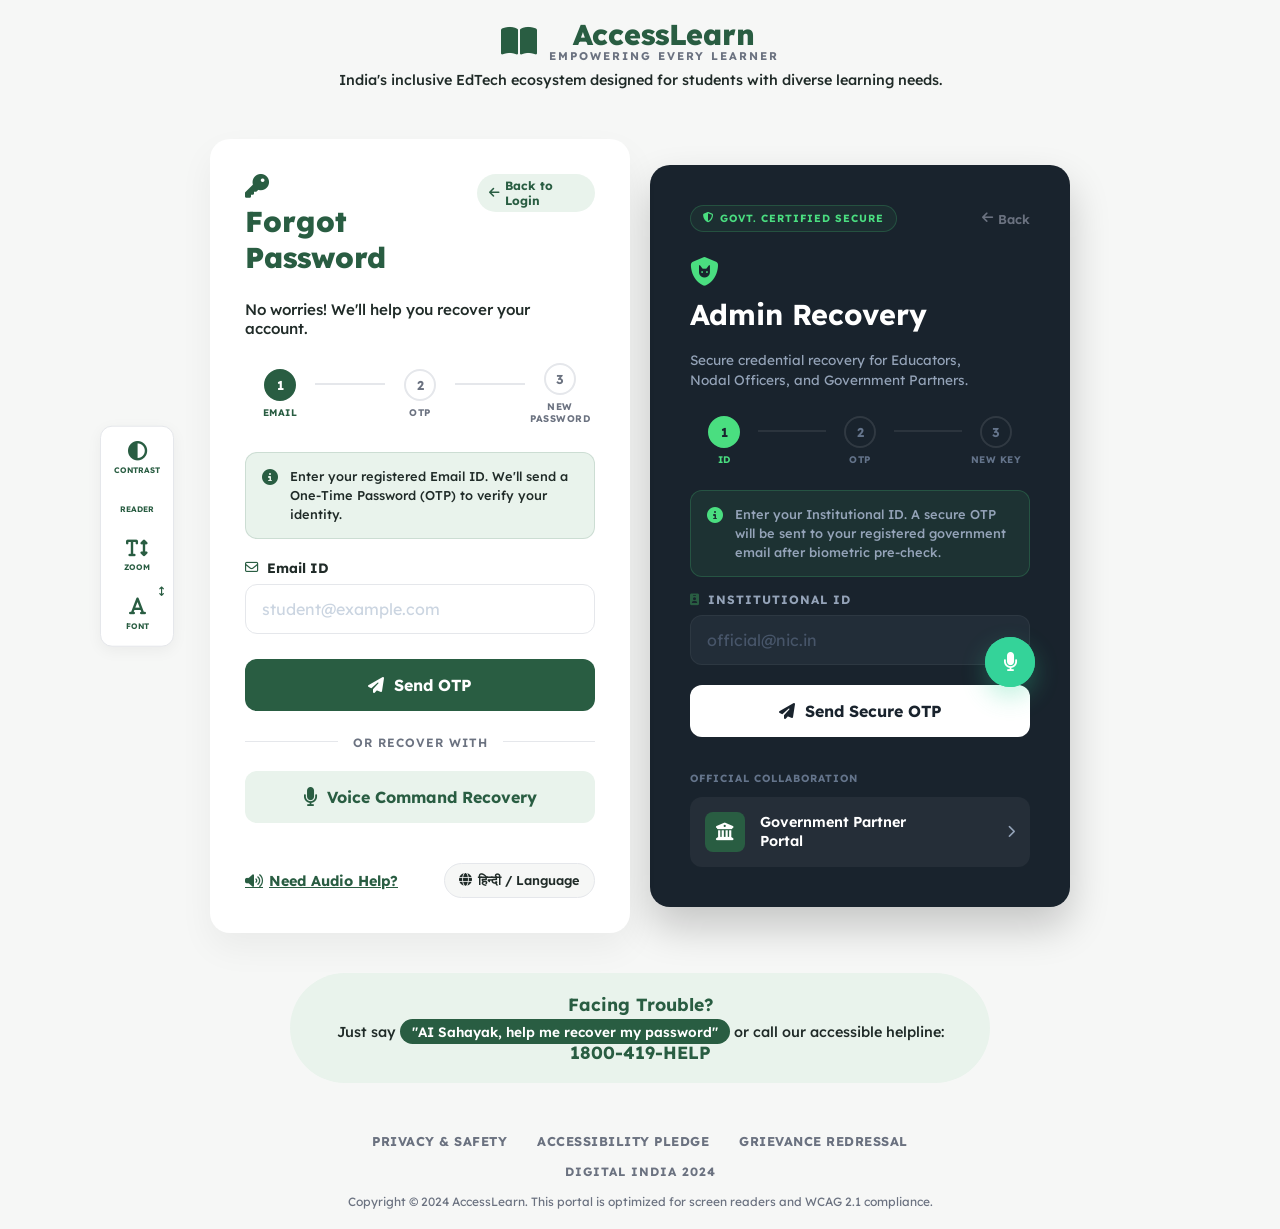
<file: forgot-password.html>
<!DOCTYPE html>
<html lang="en">

<head>
    <meta charset="UTF-8">
    <meta name="viewport" content="width=device-width, initial-scale=1.0">
    <title>AccessLearn - Forgot Password</title>
    <link href="https://fonts.googleapis.com/css2?family=Lexend:wght@300;400;500;600;700;800&display=swap"
        rel="stylesheet">
    <link rel="stylesheet" href="https://cdnjs.cloudflare.com/ajax/libs/font-awesome/6.4.0/css/all.min.css">
    <style>
        :root {
            --bg-color: #f6f7f6;
            --primary-green: #295d42;
            --primary-hover: #1f4733;
            --light-green: #e9f3ec;
            --dark-navy: #19232d;
            --mid-navy: #222d38;
            --text-dark: #202b28;
            --text-gray: #6b7280;
            --border-color: #e5e7eb;
            --white: #ffffff;
            --shadow-main: 0 15px 35px rgba(0, 0, 0, 0.05);
            --shadow-admin: 0 20px 40px rgba(0, 0, 0, 0.2);
        }

        * {
            margin: 0;
            padding: 0;
            box-sizing: border-box;
            font-family: 'Lexend', sans-serif;
        }

        body {
            background-color: var(--bg-color);
            color: var(--text-dark);
            display: flex;
            justify-content: center;
            min-height: 100vh;
            padding: 20px;
        }

        .page-wrapper {
            max-width: 1000px;
            width: 100%;
            display: flex;
            flex-direction: column;
            align-items: center;
            gap: 30px;
        }

        /* Header */
        .main-header {
            text-align: center;
            margin-bottom: 20px;
        }

        .logo-container {
            display: flex;
            align-items: center;
            justify-content: center;
            gap: 12px;
            margin-bottom: 8px;
        }

        .logo-icon {
            font-size: 2rem;
            color: var(--primary-green);
        }

        .logo-text h1 {
            font-size: 1.8rem;
            font-weight: 800;
            color: var(--primary-green);
            line-height: 1;
            margin: 0;
        }

        .tagline {
            font-size: 0.7rem;
            font-weight: 700;
            letter-spacing: 2px;
            color: var(--text-gray);
            margin: 0;
        }

        .header-subtitle {
            font-size: 0.9rem;
            font-weight: 500;
            color: var(--text-dark);
        }

        /* Main Layout */
        .login-container {
            display: flex;
            flex-direction: row;
            position: relative;
            justify-content: center;
            align-items: center;
            gap: 20px;
            width: 100%;
        }

        /* Accessibility Menu */
        .accessibility-menu {
            position: absolute;
            left: -40px;
            top: 50%;
            transform: translateY(-50%);
            background: var(--white);
            border-radius: 12px;
            padding: 10px 8px;
            display: flex;
            flex-direction: column;
            gap: 15px;
            box-shadow: 0 4px 15px rgba(0,0,0,0.05);
            border: 1px solid var(--border-color);
            z-index: 10;
        }

        .a11y-btn {
            background: none;
            border: none;
            display: flex;
            flex-direction: column;
            align-items: center;
            gap: 4px;
            color: var(--primary-green);
            cursor: pointer;
            position: relative;
            padding: 5px;
        }

        .a11y-btn i { font-size: 1.2rem; }

        .a11y-btn span {
            font-size: 0.5rem;
            font-weight: 700;
            text-transform: uppercase;
        }

        .font-arrows {
            font-size: 0.6rem !important;
            position: absolute;
            right: 0;
            top: -5px;
        }

        /* Base Card */
        .card {
            border-radius: 20px;
            padding: 35px;
            width: 100%;
            max-width: 420px;
            position: relative;
        }

        /* Student Forgot Password Card */
        .student-card {
            background: var(--white);
            box-shadow: var(--shadow-main);
            z-index: 2;
            min-height: 550px;
            display: flex;
            flex-direction: column;
        }

        .card-header {
            display: flex;
            justify-content: space-between;
            align-items: flex-start;
            margin-bottom: 25px;
        }

        .title-with-icon {
            display: flex;
            flex-direction: column;
            gap: 5px;
        }

        .title-with-icon i {
            font-size: 1.5rem;
            color: var(--primary-green);
        }

        .title-with-icon h2 {
            font-size: 1.8rem;
            font-weight: 800;
            color: var(--primary-green);
            margin: 0;
        }

        .back-link {
            background: var(--light-green);
            padding: 4px 12px;
            border-radius: 20px;
            font-size: 0.75rem;
            font-weight: 700;
            text-decoration: none;
            color: var(--primary-green);
            display: flex;
            align-items: center;
            gap: 5px;
        }

        .back-link:hover { background: #ddead4; }

        .greeting {
            font-size: 0.95rem;
            font-weight: 500;
            color: var(--text-dark);
            margin-bottom: 25px;
        }

        /* Step indicator */
        .steps-bar {
            display: flex;
            align-items: center;
            gap: 0;
            margin-bottom: 28px;
        }

        .step {
            display: flex;
            flex-direction: column;
            align-items: center;
            gap: 5px;
            flex: 1;
        }

        .step-circle {
            width: 32px;
            height: 32px;
            border-radius: 50%;
            display: flex;
            align-items: center;
            justify-content: center;
            font-size: 0.8rem;
            font-weight: 700;
            border: 2px solid var(--border-color);
            background: var(--white);
            color: var(--text-gray);
            transition: all 0.3s ease;
        }

        .step.active .step-circle {
            background: var(--primary-green);
            border-color: var(--primary-green);
            color: var(--white);
        }

        .step.done .step-circle {
            background: var(--light-green);
            border-color: var(--primary-green);
            color: var(--primary-green);
        }

        .step-label {
            font-size: 0.6rem;
            font-weight: 700;
            color: var(--text-gray);
            text-transform: uppercase;
            letter-spacing: 0.5px;
            text-align: center;
        }

        .step.active .step-label { color: var(--primary-green); }

        .step-line {
            height: 2px;
            flex: 1;
            background: var(--border-color);
            margin-bottom: 18px;
            transition: background 0.3s ease;
        }

        .step-line.done { background: var(--primary-green); }

        /* Form */
        .login-form {
            display: flex;
            flex-direction: column;
            gap: 15px;
            flex-grow: 1;
        }

        .input-group label {
            display: flex;
            align-items: center;
            gap: 8px;
            font-size: 0.85rem;
            font-weight: 700;
            color: var(--text-dark);
            margin-bottom: 8px;
        }

        .input-group label i { color: var(--primary-green); }

        .input-group input {
            width: 100%;
            padding: 14px 16px;
            border: 1px solid var(--border-color);
            border-radius: 12px;
            font-size: 1rem;
            font-weight: 500;
            outline: none;
            transition: all 0.3s ease;
        }

        .input-group input::placeholder {
            color: #cbd5e1;
            font-weight: 400;
        }

        .input-group input:focus {
            border-color: var(--primary-green);
            box-shadow: 0 0 0 3px var(--light-green);
        }

        /* OTP Input */
        .otp-group {
            display: flex;
            gap: 10px;
            justify-content: center;
            margin: 5px 0;
        }

        .otp-input {
            width: 52px !important;
            height: 56px;
            text-align: center;
            font-size: 1.3rem !important;
            font-weight: 700 !important;
            border-radius: 12px !important;
            border: 1px solid var(--border-color) !important;
            padding: 0 !important;
        }

        .otp-input:focus {
            border-color: var(--primary-green) !important;
            box-shadow: 0 0 0 3px var(--light-green) !important;
        }

        /* Password strength */
        .strength-bar {
            display: flex;
            gap: 5px;
            margin-top: 8px;
        }

        .strength-segment {
            flex: 1;
            height: 4px;
            border-radius: 4px;
            background: var(--border-color);
            transition: background 0.3s ease;
        }

        .strength-segment.weak { background: #ef4444; }
        .strength-segment.medium { background: #f59e0b; }
        .strength-segment.strong { background: var(--primary-green); }

        .strength-label {
            font-size: 0.75rem;
            font-weight: 600;
            color: var(--text-gray);
            margin-top: 5px;
        }

        /* Buttons */
        .btn {
            width: 100%;
            padding: 16px;
            border-radius: 12px;
            font-size: 1rem;
            font-weight: 700;
            cursor: pointer;
            border: none;
            transition: all 0.3s ease;
            display: flex;
            justify-content: center;
            align-items: center;
            gap: 10px;
        }

        .btn-primary {
            background: var(--primary-green);
            color: var(--white);
            margin-top: 10px;
        }

        .btn-primary:hover { background: var(--primary-hover); }

        .btn-voice {
            background: var(--light-green);
            color: var(--primary-green);
        }

        .btn-voice:hover { background: #ddead4; }
        .btn-voice i { font-size: 1.2rem; }

        .divider {
            text-align: center;
            position: relative;
            margin: 5px 0;
        }

        .divider::before {
            content: '';
            position: absolute;
            left: 0;
            top: 50%;
            width: 100%;
            height: 1px;
            background: var(--border-color);
            z-index: 1;
        }

        .divider span {
            background: var(--white);
            padding: 0 15px;
            position: relative;
            z-index: 2;
            font-size: 0.75rem;
            color: var(--text-gray);
            font-weight: 600;
            letter-spacing: 1px;
        }

        .card-footer-actions {
            margin-top: auto;
            display: flex;
            justify-content: space-between;
            align-items: center;
            padding-top: 25px;
        }

        .forgot-password {
            color: var(--primary-green);
            font-weight: 700;
            font-size: 0.9rem;
            text-decoration: underline;
            display: flex;
            align-items: center;
            gap: 6px;
        }

        .lang-switch {
            background: var(--bg-color);
            border: 1px solid var(--border-color);
            padding: 8px 14px;
            border-radius: 20px;
            font-size: 0.8rem;
            font-weight: 600;
            color: var(--text-dark);
            display: flex;
            align-items: center;
            gap: 6px;
            cursor: pointer;
        }

        /* Resend timer */
        .resend-row {
            text-align: center;
            font-size: 0.85rem;
            font-weight: 500;
            color: var(--text-gray);
            margin-top: -5px;
        }

        .resend-row .resend-btn {
            background: none;
            border: none;
            color: var(--primary-green);
            font-weight: 700;
            font-family: 'Lexend', sans-serif;
            cursor: pointer;
            font-size: 0.85rem;
            text-decoration: underline;
        }

        .resend-row .resend-btn:disabled {
            color: var(--text-gray);
            cursor: not-allowed;
            text-decoration: none;
        }

        /* Info box */
        .info-box {
            background: var(--light-green);
            border: 1px solid rgba(41, 93, 66, 0.15);
            border-radius: 12px;
            padding: 14px 16px;
            display: flex;
            gap: 12px;
            align-items: flex-start;
            margin-bottom: 5px;
        }

        .info-box i {
            color: var(--primary-green);
            font-size: 1rem;
            margin-top: 2px;
        }

        .info-box p {
            font-size: 0.8rem;
            font-weight: 500;
            color: var(--text-dark);
            line-height: 1.5;
            margin: 0;
        }

        /* Success state */
        .success-state {
            display: none;
            flex-direction: column;
            align-items: center;
            text-align: center;
            gap: 15px;
            padding: 20px 0;
            flex-grow: 1;
            justify-content: center;
        }

        .success-icon {
            width: 80px;
            height: 80px;
            border-radius: 50%;
            background: var(--light-green);
            display: flex;
            align-items: center;
            justify-content: center;
            font-size: 2rem;
            color: var(--primary-green);
            animation: popIn 0.4s cubic-bezier(0.175, 0.885, 0.32, 1.275);
        }

        @keyframes popIn {
            0% { transform: scale(0); opacity: 0; }
            100% { transform: scale(1); opacity: 1; }
        }

        .success-state h3 {
            font-size: 1.4rem;
            font-weight: 800;
            color: var(--primary-green);
        }

        .success-state p {
            font-size: 0.9rem;
            font-weight: 500;
            color: var(--text-gray);
            line-height: 1.5;
        }

        /* ---- ADMIN CARD ---- */
        .admin-card {
            background: var(--dark-navy);
            color: var(--white);
            box-shadow: var(--shadow-admin);
            z-index: 1;
            min-height: 580px;
            display: flex;
            flex-direction: column;
            padding: 40px;
        }

        .admin-header-top {
            display: flex;
            justify-content: space-between;
            align-items: center;
            margin-bottom: 25px;
        }

        .badge-secure {
            background: rgba(41, 93, 66, 0.2);
            color: #4ade80;
            border: 1px solid rgba(74, 222, 128, 0.2);
            padding: 6px 12px;
            border-radius: 20px;
            font-size: 0.65rem;
            font-weight: 700;
            letter-spacing: 1px;
            display: flex;
            align-items: center;
            gap: 6px;
        }

        .admin-back-link {
            color: var(--text-gray);
            font-size: 0.8rem;
            font-weight: 600;
            text-decoration: none;
            display: flex;
            align-items: center;
            gap: 5px;
        }

        .admin-title {
            display: flex;
            flex-direction: column;
            gap: 5px;
            margin-bottom: 8px;
        }

        .admin-title i {
            color: #4ade80;
            font-size: 1.8rem;
            margin-bottom: 5px;
        }

        .admin-title h2 {
            color: var(--white);
            font-size: 1.8rem;
            font-weight: 700;
        }

        .admin-subtitle {
            font-size: 0.85rem;
            color: #94a3b8;
            margin: 10px 0 25px;
            line-height: 1.5;
        }

        .admin-form {
            display: flex;
            flex-direction: column;
            gap: 15px;
            flex-grow: 1;
        }

        .admin-input label {
            display: flex;
            align-items: center;
            gap: 8px;
            font-size: 0.75rem;
            font-weight: 700;
            color: #94a3b8;
            letter-spacing: 1px;
            margin-bottom: 8px;
        }

        .admin-input input {
            width: 100%;
            padding: 14px 16px;
            border-radius: 12px;
            font-size: 1rem;
            font-weight: 500;
            outline: none;
            transition: all 0.3s ease;
            background: var(--mid-navy);
            border: 1px solid rgba(255,255,255,0.05);
            color: var(--white);
        }

        .admin-input input::placeholder { color: #475569; }

        .admin-input input:focus {
            border-color: #4ade80;
            box-shadow: 0 0 0 2px rgba(74, 222, 128, 0.2);
        }

        /* Admin OTP */
        .admin-otp-group {
            display: flex;
            gap: 10px;
            justify-content: center;
            margin: 5px 0;
        }

        .admin-otp-input {
            width: 52px !important;
            height: 56px;
            text-align: center;
            font-size: 1.3rem !important;
            font-weight: 700 !important;
            border-radius: 12px !important;
            background: var(--mid-navy) !important;
            border: 1px solid rgba(255,255,255,0.08) !important;
            color: var(--white) !important;
            padding: 0 !important;
        }

        .admin-otp-input:focus {
            border-color: #4ade80 !important;
            box-shadow: 0 0 0 2px rgba(74, 222, 128, 0.2) !important;
            outline: none;
        }

        /* Admin steps */
        .admin-steps-bar {
            display: flex;
            align-items: center;
            gap: 0;
            margin-bottom: 25px;
        }

        .admin-step {
            display: flex;
            flex-direction: column;
            align-items: center;
            gap: 5px;
            flex: 1;
        }

        .admin-step-circle {
            width: 32px;
            height: 32px;
            border-radius: 50%;
            display: flex;
            align-items: center;
            justify-content: center;
            font-size: 0.8rem;
            font-weight: 700;
            border: 2px solid rgba(255,255,255,0.1);
            background: transparent;
            color: #64748b;
            transition: all 0.3s ease;
        }

        .admin-step.active .admin-step-circle {
            background: #4ade80;
            border-color: #4ade80;
            color: var(--dark-navy);
        }

        .admin-step.done .admin-step-circle {
            background: rgba(74, 222, 128, 0.15);
            border-color: #4ade80;
            color: #4ade80;
        }

        .admin-step-label {
            font-size: 0.6rem;
            font-weight: 700;
            color: #64748b;
            text-transform: uppercase;
            letter-spacing: 0.5px;
            text-align: center;
        }

        .admin-step.active .admin-step-label { color: #4ade80; }

        .admin-step-line {
            height: 2px;
            flex: 1;
            background: rgba(255,255,255,0.08);
            margin-bottom: 18px;
            transition: background 0.3s ease;
        }

        .admin-step-line.done { background: #4ade80; }

        /* Admin info box */
        .admin-info-box {
            background: rgba(74, 222, 128, 0.08);
            border: 1px solid rgba(74, 222, 128, 0.2);
            border-radius: 12px;
            padding: 14px 16px;
            display: flex;
            gap: 12px;
            align-items: flex-start;
        }

        .admin-info-box i { color: #4ade80; font-size: 1rem; margin-top: 2px; }

        .admin-info-box p {
            font-size: 0.8rem;
            font-weight: 500;
            color: #94a3b8;
            line-height: 1.5;
            margin: 0;
        }

        /* Admin strength bar */
        .admin-strength-segment {
            flex: 1;
            height: 4px;
            border-radius: 4px;
            background: rgba(255,255,255,0.1);
            transition: background 0.3s ease;
        }

        .admin-strength-segment.weak { background: #ef4444; }
        .admin-strength-segment.medium { background: #f59e0b; }
        .admin-strength-segment.strong { background: #4ade80; }

        .admin-strength-label {
            font-size: 0.75rem;
            font-weight: 600;
            color: #64748b;
            margin-top: 5px;
        }

        .btn-white {
            background: var(--white);
            color: var(--dark-navy);
            width: 100%;
            padding: 16px;
            border-radius: 12px;
            font-size: 1rem;
            font-weight: 700;
            cursor: pointer;
            border: none;
            transition: all 0.3s ease;
            display: flex;
            justify-content: center;
            align-items: center;
            gap: 10px;
            margin-top: 5px;
        }

        .btn-white:hover { background: #f1f5f9; }

        .admin-resend-row {
            text-align: center;
            font-size: 0.85rem;
            font-weight: 500;
            color: #64748b;
            margin-top: -5px;
        }

        .admin-resend-btn {
            background: none;
            border: none;
            color: #4ade80;
            font-weight: 700;
            font-family: 'Lexend', sans-serif;
            cursor: pointer;
            font-size: 0.85rem;
            text-decoration: underline;
        }

        .admin-resend-btn:disabled {
            color: #64748b;
            cursor: not-allowed;
            text-decoration: none;
        }

        /* Admin success */
        .admin-success-state {
            display: none;
            flex-direction: column;
            align-items: center;
            text-align: center;
            gap: 15px;
            padding: 20px 0;
            flex-grow: 1;
            justify-content: center;
        }

        .admin-success-icon {
            width: 80px;
            height: 80px;
            border-radius: 50%;
            background: rgba(74, 222, 128, 0.15);
            display: flex;
            align-items: center;
            justify-content: center;
            font-size: 2rem;
            color: #4ade80;
            animation: popIn 0.4s cubic-bezier(0.175, 0.885, 0.32, 1.275);
        }

        .admin-success-state h3 {
            font-size: 1.4rem;
            font-weight: 800;
            color: var(--white);
        }

        .admin-success-state p {
            font-size: 0.9rem;
            font-weight: 500;
            color: #94a3b8;
            line-height: 1.5;
        }

        /* Admin floating mic */
        .floating-mic-btn {
            position: absolute;
            right: 35px;
            bottom: 220px;
            width: 50px;
            height: 50px;
            border-radius: 50%;
            background: #34d399;
            color: var(--white);
            border: none;
            font-size: 1.2rem;
            cursor: pointer;
            box-shadow: 0 10px 25px rgba(52, 211, 153, 0.3);
            z-index: 10;
            display: flex;
            align-items: center;
            justify-content: center;
        }

        .floating-mic-btn::before {
            content: '';
            position: absolute;
            width: 100%;
            height: 100%;
            background: inherit;
            border-radius: inherit;
            z-index: -1;
            animation: ripple 2s infinite;
        }

        @keyframes ripple {
            0% { transform: scale(1); opacity: 0.6; }
            100% { transform: scale(1.5); opacity: 0; }
        }

        /* Admin Footer */
        .admin-footer {
            margin-top: auto;
            padding-top: 20px;
        }

        .footer-label {
            display: block;
            font-size: 0.65rem;
            color: #64748b;
            font-weight: 700;
            letter-spacing: 1px;
            margin-bottom: 12px;
        }

        .gov-partner-link {
            display: flex;
            align-items: center;
            gap: 15px;
            background: rgba(255,255,255,0.05);
            padding: 15px;
            border-radius: 12px;
            color: var(--white);
            text-decoration: none;
            transition: all 0.3s ease;
        }

        .gov-partner-link:hover { background: rgba(255,255,255,0.08); }

        .gov-icon {
            width: 40px;
            height: 40px;
            background: var(--primary-green);
            border-radius: 8px;
            display: flex;
            align-items: center;
            justify-content: center;
            font-size: 1.1rem;
        }

        .gov-partner-link span {
            font-size: 0.9rem;
            font-weight: 600;
            line-height: 1.3;
            flex-grow: 1;
        }

        .arrow-right { color: #94a3b8; font-size: 0.8rem; }

        /* Help & Footer */
        .help-section {
            width: 100%;
            display: flex;
            justify-content: center;
            margin-top: 10px;
        }

        .help-box {
            background: var(--light-green);
            padding: 20px 40px;
            border-radius: 80px;
            text-align: center;
            display: flex;
            flex-direction: column;
            gap: 8px;
            max-width: 700px;
        }

        .help-box strong { color: var(--primary-green); font-size: 1.1rem; }

        .help-box p { color: var(--text-dark); font-size: 0.9rem; font-weight: 500; }

        .highlight {
            background: var(--primary-green);
            color: var(--white);
            padding: 4px 12px;
            border-radius: 20px;
            font-size: 0.85rem;
            font-weight: 600;
        }

        .main-footer {
            text-align: center;
            width: 100%;
            display: flex;
            flex-direction: column;
            gap: 15px;
            margin-top: 20px;
        }

        .footer-links {
            display: flex;
            justify-content: center;
            gap: 30px;
        }

        .footer-links a {
            color: var(--text-gray);
            font-size: 0.8rem;
            font-weight: 700;
            text-decoration: none;
            letter-spacing: 0.5px;
        }

        .digital-india { font-size: 0.75rem; font-weight: 700; color: var(--text-gray); letter-spacing: 1px; }
        .copyright { font-size: 0.75rem; color: var(--text-gray); }

        /* Responsive */
        @media (max-width: 900px) {
            .login-container { flex-direction: column; align-items: center; }

            .accessibility-menu {
                position: static;
                flex-direction: row;
                transform: none;
                width: 100%;
                max-width: 420px;
                justify-content: space-around;
                padding: 15px;
                margin-bottom: -10px;
            }

            .student-card, .admin-card { width: 100%; max-width: 420px; }
        }

        @media (max-width: 600px) {
            body { padding: 10px; }
            .card { padding: 25px 20px; }
            .student-card, .admin-card { min-height: auto; }
            .help-box { padding: 15px 20px; border-radius: 20px; }
            .footer-links { flex-direction: column; gap: 15px; }
            .title-with-icon h2, .admin-title h2 { font-size: 1.5rem; }
            .floating-mic-btn { bottom: 180px; right: 20px; }
        }
    </style>
</head>

<body>
    <div class="page-wrapper">
        <header class="main-header">
            <div class="logo-container">
                <i class="fa-solid fa-book-open logo-icon"></i>
                <div class="logo-text">
                    <h1>AccessLearn</h1>
                    <p class="tagline">EMPOWERING EVERY LEARNER</p>
                </div>
            </div>
            <p class="header-subtitle">India's inclusive EdTech ecosystem designed for students with diverse learning needs.</p>
        </header>

        <main class="login-container">
            <!-- Accessibility Menu -->
            <div class="accessibility-menu">
                <button class="a11y-btn" title="Contrast">
                    <i class="fa-solid fa-circle-half-stroke"></i>
                    <span>CONTRAST</span>
                </button>
                <button class="a11y-btn" title="Screen Reader">
                    <i class="fa-solid fa-head-side-listen"></i>
                    <span>READER</span>
                </button>
                <button class="a11y-btn" title="Zoom">
                    <i class="fa-solid fa-text-height"></i>
                    <span>ZOOM</span>
                </button>
                <button class="a11y-btn" title="Font">
                    <i class="fa-solid fa-font"></i>
                    <i class="fa-solid fa-arrows-up-down font-arrows"></i>
                    <span>FONT</span>
                </button>
            </div>

            <!-- ===== STUDENT FORGOT PASSWORD CARD ===== -->
            <div class="card student-card">
                <div class="card-header">
                    <div class="title-with-icon">
                        <i class="fa-solid fa-key"></i>
                        <h2>Forgot Password</h2>
                    </div>
                    <a href="login.html" class="back-link">
                        <i class="fa-solid fa-arrow-left"></i> Back to Login
                    </a>
                </div>

                <p class="greeting">No worries! We'll help you recover your account.</p>

                <!-- Step Indicator -->
                <div class="steps-bar" id="studentSteps">
                    <div class="step active" id="s-step1">
                        <div class="step-circle">1</div>
                        <div class="step-label">Email</div>
                    </div>
                    <div class="step-line" id="s-line1"></div>
                    <div class="step" id="s-step2">
                        <div class="step-circle">2</div>
                        <div class="step-label">OTP</div>
                    </div>
                    <div class="step-line" id="s-line2"></div>
                    <div class="step" id="s-step3">
                        <div class="step-circle">3</div>
                        <div class="step-label">New Password</div>
                    </div>
                </div>

                <!-- Step 1: Email -->
                <form class="login-form" id="studentStep1">
                    <div class="info-box">
                        <i class="fa-solid fa-circle-info"></i>
                        <p>Enter your registered Email ID. We'll send a One-Time Password (OTP) to verify your identity.</p>
                    </div>

                    <div class="input-group">
                        <label for="s-email">
                            <i class="fa-regular fa-envelope"></i> Email ID
                        </label>
                        <input type="email" id="s-email" placeholder="student@example.com">
                    </div>

                    <button type="button" class="btn btn-primary" onclick="studentGoStep(2)">
                        <i class="fa-solid fa-paper-plane"></i> Send OTP
                    </button>

                    <div class="divider"><span>OR RECOVER WITH</span></div>

                    <button type="button" class="btn btn-voice">
                        <i class="fa-solid fa-microphone"></i> Voice Command Recovery
                    </button>

                    <div class="card-footer-actions">
                        <a href="#" class="forgot-password">
                            <i class="fa-solid fa-volume-high"></i> Need Audio Help?
                        </a>
                        <button class="lang-switch">
                            <i class="fa-solid fa-globe"></i> हिन्दी / Language
                        </button>
                    </div>
                </form>

                <!-- Step 2: OTP -->
                <form class="login-form" id="studentStep2" style="display:none;">
                    <div class="info-box">
                        <i class="fa-solid fa-circle-info"></i>
                        <p>A 4-digit OTP has been sent to <strong id="s-emailDisplay"></strong>. Please enter it below.</p>
                    </div>

                    <div class="input-group">
                        <label><i class="fa-solid fa-hashtag"></i> Enter OTP</label>
                        <div class="otp-group">
                            <input type="text" maxlength="1" class="otp-input" id="s-otp1" oninput="moveOtp(this,'s-otp2')" onkeydown="backOtp(event,this,'')">
                            <input type="text" maxlength="1" class="otp-input" id="s-otp2" oninput="moveOtp(this,'s-otp3')" onkeydown="backOtp(event,this,'s-otp1')">
                            <input type="text" maxlength="1" class="otp-input" id="s-otp3" oninput="moveOtp(this,'s-otp4')" onkeydown="backOtp(event,this,'s-otp2')">
                            <input type="text" maxlength="1" class="otp-input" id="s-otp4" oninput="moveOtp(this,'s-otp5')" onkeydown="backOtp(event,this,'s-otp3')">
                            <input type="text" maxlength="1" class="otp-input" id="s-otp5" oninput="moveOtp(this,'s-otp6')" onkeydown="backOtp(event,this,'s-otp4')">
                            <input type="text" maxlength="1" class="otp-input" id="s-otp6" oninput="moveOtp(this,'')" onkeydown="backOtp(event,this,'s-otp5')">
                        </div>
                    </div>

                    <div class="resend-row">
                        Didn't receive it? <button class="resend-btn" id="s-resendBtn" onclick="startResendTimer('s-resendBtn','s-timerSpan')" disabled>Resend OTP</button>
                        <span id="s-timerSpan">in 30s</span>
                    </div>

                    <button type="button" class="btn btn-primary" onclick="studentGoStep(3)">
                        <i class="fa-solid fa-shield-check"></i> Verify OTP
                    </button>

                    <div class="card-footer-actions">
                        <a href="#" class="forgot-password">
                            <i class="fa-solid fa-volume-high"></i> Read OTP Aloud
                        </a>
                        <button class="lang-switch">
                            <i class="fa-solid fa-globe"></i> हिन्दी / Language
                        </button>
                    </div>
                </form>

                <!-- Step 3: New Password -->
                <form class="login-form" id="studentStep3" style="display:none;">
                    <div class="input-group">
                        <label for="s-newpwd">
                            <i class="fa-solid fa-lock"></i> New Password
                        </label>
                        <input type="password" id="s-newpwd" placeholder="••••••••" oninput="checkStrength(this,'s-strength','s-strengthLabel')">
                        <div class="strength-bar" id="s-strength">
                            <div class="strength-segment" id="s-seg1"></div>
                            <div class="strength-segment" id="s-seg2"></div>
                            <div class="strength-segment" id="s-seg3"></div>
                        </div>
                        <div class="strength-label" id="s-strengthLabel"></div>
                    </div>

                    <div class="input-group">
                        <label for="s-confirmpwd">
                            <i class="fa-solid fa-lock-open"></i> Confirm Password
                        </label>
                        <input type="password" id="s-confirmpwd" placeholder="••••••••">
                    </div>

                    <button type="button" class="btn btn-primary" onclick="studentSuccess()">
                        <i class="fa-solid fa-check"></i> Reset Password
                    </button>

                    <div class="card-footer-actions">
                        <a href="#" class="forgot-password">
                            <i class="fa-solid fa-volume-high"></i> Password Tips (Audio)
                        </a>
                        <button class="lang-switch">
                            <i class="fa-solid fa-globe"></i> हिन्दी / Language
                        </button>
                    </div>
                </form>

                <!-- Success State -->
                <div class="success-state" id="studentSuccess">
                    <div class="success-icon"><i class="fa-solid fa-check"></i></div>
                    <h3>Password Reset!</h3>
                    <p>Your password has been successfully updated.<br>You can now log in with your new password.</p>
                    <a href="login.html" class="btn btn-primary" style="text-decoration:none; margin-top:10px;">
                        <i class="fa-solid fa-arrow-right"></i> Go to Login
                    </a>
                </div>
            </div>

            <!-- ===== ADMIN FORGOT PASSWORD CARD ===== -->
            <div class="card admin-card">
                <div class="admin-header-top">
                    <span class="badge badge-secure"><i class="fa-solid fa-shield-halved"></i> GOVT. CERTIFIED SECURE</span>
                    <a href="login.html" class="admin-back-link"><i class="fa-solid fa-arrow-left"></i> Back</a>
                </div>

                <div class="admin-title title-with-icon">
                    <i class="fa-solid fa-shield-cat"></i>
                    <h2>Admin Recovery</h2>
                </div>
                <p class="admin-subtitle">Secure credential recovery for Educators,<br>Nodal Officers, and Government Partners.</p>

                <!-- Admin Steps -->
                <div class="admin-steps-bar" id="adminSteps">
                    <div class="admin-step active" id="a-step1">
                        <div class="admin-step-circle">1</div>
                        <div class="admin-step-label">ID</div>
                    </div>
                    <div class="admin-step-line" id="a-line1"></div>
                    <div class="admin-step" id="a-step2">
                        <div class="admin-step-circle">2</div>
                        <div class="admin-step-label">OTP</div>
                    </div>
                    <div class="admin-step-line" id="a-line2"></div>
                    <div class="admin-step" id="a-step3">
                        <div class="admin-step-circle">3</div>
                        <div class="admin-step-label">New Key</div>
                    </div>
                </div>

                <!-- Admin Step 1 -->
                <form class="admin-form" id="adminStep1">
                    <div class="admin-info-box">
                        <i class="fa-solid fa-circle-info"></i>
                        <p>Enter your Institutional ID. A secure OTP will be sent to your registered government email after biometric pre-check.</p>
                    </div>

                    <div class="input-group admin-input">
                        <label for="a-instid"><i class="fa-solid fa-id-badge"></i> INSTITUTIONAL ID</label>
                        <input type="text" id="a-instid" placeholder="official@nic.in">
                    </div>

                    <button type="button" class="btn-white" onclick="adminGoStep(2)">
                        <i class="fa-solid fa-paper-plane"></i> Send Secure OTP
                    </button>

                    <div class="admin-footer">
                        <span class="footer-label">OFFICIAL COLLABORATION</span>
                        <a href="#" class="gov-partner-link">
                            <div class="gov-icon"><i class="fa-solid fa-building-columns"></i></div>
                            <span>Government Partner<br>Portal</span>
                            <i class="fa-solid fa-chevron-right arrow-right"></i>
                        </a>
                    </div>
                </form>

                <!-- Admin Step 2 -->
                <form class="admin-form" id="adminStep2" style="display:none;">
                    <div class="admin-info-box">
                        <i class="fa-solid fa-circle-info"></i>
                        <p>OTP sent to your registered government email. This OTP is valid for <strong style="color:#4ade80;">5 minutes</strong> only.</p>
                    </div>

                    <div class="input-group admin-input">
                        <label><i class="fa-solid fa-hashtag"></i> ENTER SECURE OTP</label>
                        <div class="admin-otp-group">
                            <input type="text" maxlength="1" class="admin-otp-input" id="a-otp1" oninput="moveOtp(this,'a-otp2')" onkeydown="backOtp(event,this,'')">
                            <input type="text" maxlength="1" class="admin-otp-input" id="a-otp2" oninput="moveOtp(this,'a-otp3')" onkeydown="backOtp(event,this,'a-otp1')">
                            <input type="text" maxlength="1" class="admin-otp-input" id="a-otp3" oninput="moveOtp(this,'a-otp4')" onkeydown="backOtp(event,this,'a-otp2')">
                            <input type="text" maxlength="1" class="admin-otp-input" id="a-otp4" oninput="moveOtp(this,'a-otp5')" onkeydown="backOtp(event,this,'a-otp3')">
                            <input type="text" maxlength="1" class="admin-otp-input" id="a-otp5" oninput="moveOtp(this,'a-otp6')" onkeydown="backOtp(event,this,'a-otp4')">
                            <input type="text" maxlength="1" class="admin-otp-input" id="a-otp6" oninput="moveOtp(this,'')" onkeydown="backOtp(event,this,'a-otp5')">
                        </div>
                    </div>

                    <div class="admin-resend-row">
                        Didn't receive? <button class="admin-resend-btn" id="a-resendBtn" onclick="startResendTimer('a-resendBtn','a-timerSpan')" disabled>Resend OTP</button>
                        <span id="a-timerSpan">in 30s</span>
                    </div>

                    <button type="button" class="btn-white" onclick="adminGoStep(3)">
                        <i class="fa-solid fa-shield-check"></i> Verify & Continue
                    </button>

                    <div class="admin-footer">
                        <span class="footer-label">OFFICIAL COLLABORATION</span>
                        <a href="#" class="gov-partner-link">
                            <div class="gov-icon"><i class="fa-solid fa-building-columns"></i></div>
                            <span>Government Partner<br>Portal</span>
                            <i class="fa-solid fa-chevron-right arrow-right"></i>
                        </a>
                    </div>
                </form>

                <!-- Admin Step 3 -->
                <form class="admin-form" id="adminStep3" style="display:none;">
                    <div class="input-group admin-input">
                        <label for="a-newkey"><i class="fa-solid fa-lock"></i> NEW SECURITY KEY</label>
                        <input type="password" id="a-newkey" placeholder="••••••••" oninput="checkAdminStrength(this)">
                        <div class="strength-bar" id="a-strength">
                            <div class="admin-strength-segment" id="a-seg1"></div>
                            <div class="admin-strength-segment" id="a-seg2"></div>
                            <div class="admin-strength-segment" id="a-seg3"></div>
                        </div>
                        <div class="admin-strength-label" id="a-strengthLabel"></div>
                    </div>

                    <div class="input-group admin-input">
                        <label for="a-confirmkey"><i class="fa-solid fa-lock-open"></i> CONFIRM SECURITY KEY</label>
                        <input type="password" id="a-confirmkey" placeholder="••••••••">
                    </div>

                    <button type="button" class="btn-white" onclick="adminSuccess()">
                        <i class="fa-solid fa-check-shield"></i> Reset Security Key
                    </button>

                    <div class="admin-footer">
                        <span class="footer-label">OFFICIAL COLLABORATION</span>
                        <a href="#" class="gov-partner-link">
                            <div class="gov-icon"><i class="fa-solid fa-building-columns"></i></div>
                            <span>Government Partner<br>Portal</span>
                            <i class="fa-solid fa-chevron-right arrow-right"></i>
                        </a>
                    </div>
                </form>

                <!-- Admin Success -->
                <div class="admin-success-state" id="adminSuccess">
                    <div class="admin-success-icon"><i class="fa-solid fa-check-shield"></i></div>
                    <h3>Key Reset Successful!</h3>
                    <p>Your security key has been updated.<br>A confirmation has been sent to your government email.</p>
                    <a href="login.html" class="btn-white" style="text-decoration:none; margin-top:10px; max-width:280px;">
                        <i class="fa-solid fa-arrow-right"></i> Return to Admin Portal
                    </a>
                </div>

                <button class="floating-mic-btn" title="AI Sahayak Voice Help">
                    <i class="fa-solid fa-microphone"></i>
                </button>
            </div>
        </main>

        <div class="help-section">
            <div class="help-box">
                <strong>Facing Trouble?</strong>
                <p>Just say <span class="highlight">"AI Sahayak, help me recover my password"</span> or call our accessible helpline: <strong>1800-419-HELP</strong></p>
            </div>
        </div>

        <footer class="main-footer">
            <div class="footer-links">
                <a href="#">PRIVACY & SAFETY</a>
                <a href="#">ACCESSIBILITY PLEDGE</a>
                <a href="#">GRIEVANCE REDRESSAL</a>
            </div>
            <p class="digital-india">DIGITAL INDIA 2024</p>
            <p class="copyright">Copyright © 2024 AccessLearn. This portal is optimized for screen readers and WCAG 2.1 compliance.</p>
        </footer>
    </div>

    <script>
        // ---- STUDENT FLOW ----
        async function studentGoStep(step) {
            const emailInput = document.getElementById('s-email');
            
            if (step === 2) {
                const email = emailInput.value;
                if (!email) return alert('Please enter your email ID');
                
                const btn = document.querySelector('#studentStep1 button.btn-primary');
                const prevText = btn.innerHTML;
                btn.innerHTML = '<i class="fa-solid fa-spinner fa-spin"></i> Sending...';
                btn.disabled = true;

                try {
                    const res = await fetch('http://localhost:5000/api/auth/send-reset-otp', {
                        method: 'POST',
                        headers: { 'Content-Type': 'application/json' },
                        body: JSON.stringify({ email })
                    });
                    const data = await res.json();
                    if (!data.success) {
                        alert(data.message);
                        btn.innerHTML = prevText;
                        btn.disabled = false;
                        return;
                    }
                } catch(err) {
                    alert('Error sending OTP');
                    btn.innerHTML = prevText;
                    btn.disabled = false;
                    return;
                }
                btn.innerHTML = prevText;
                btn.disabled = false;
            }

            document.getElementById('studentStep1').style.display = 'none';
            document.getElementById('studentStep2').style.display = 'none';
            document.getElementById('studentStep3').style.display = 'none';

            // Update step indicators
            for (let i = 1; i <= 3; i++) {
                const el = document.getElementById(`s-step${i}`);
                el.classList.remove('active', 'done');
                if (i < step) el.classList.add('done');
                if (i === step) el.classList.add('active');
            }
            document.getElementById('s-line1').classList.toggle('done', step > 1);
            document.getElementById('s-line2').classList.toggle('done', step > 2);

            if (step === 2) {
                const email = document.getElementById('s-email').value || 'your email';
                document.getElementById('s-emailDisplay').textContent = email;
                document.getElementById('studentStep2').style.display = 'flex';
                startResendTimer('s-resendBtn', 's-timerSpan');
                document.getElementById('s-otp1').focus();
            } else if (step === 3) {
                document.getElementById('studentStep3').style.display = 'flex';
            }
        }

        async function studentSuccess() {
            const email = document.getElementById('s-email').value;
            const otp = [1,2,3,4,5,6].map(i => document.getElementById('s-otp'+i).value).join('');
            const newPassword = document.getElementById('s-newpwd').value;
            const confirmPwd = document.getElementById('s-confirmpwd').value;
            
            if (!otp || otp.length < 6) return alert('Please enter the 6-digit OTP');
            if (!newPassword) return alert('Please enter new password');
            if (newPassword !== confirmPwd) return alert('Passwords do not match!');

            const btn = document.querySelector('#studentStep3 button.btn-primary');
            const prevText = btn.innerHTML;
            btn.innerHTML = '<i class="fa-solid fa-spinner fa-spin"></i> Resetting...';
            btn.disabled = true;

            try {
                const res = await fetch('http://localhost:5000/api/auth/reset-password', {
                    method: 'POST',
                    headers: { 'Content-Type': 'application/json' },
                    body: JSON.stringify({ email, otp, newPassword })
                });
                const data = await res.json();
                if (!data.success) {
                    alert(data.message);
                    btn.innerHTML = prevText;
                    btn.disabled = false;
                    return;
                }
            } catch(err) {
                alert('Error resetting password');
                btn.innerHTML = prevText;
                btn.disabled = false;
                return;
            }

            document.getElementById('studentStep3').style.display = 'none';
            document.getElementById('studentSteps').style.display = 'none';
            document.querySelector('.student-card .greeting').style.display = 'none';
            document.getElementById('studentSuccess').style.display = 'flex';
        }

        // ---- ADMIN FLOW ----
        async function adminGoStep(step) {
            const instIdInput = document.getElementById('a-instid');
            
            if (step === 2) {
                const email = instIdInput.value;
                if (!email) return alert('Please enter your Institutional ID (email)');
                
                const btn = document.querySelector('#adminStep1 button.btn-white');
                const prevText = btn.innerHTML;
                btn.innerHTML = '<i class="fa-solid fa-spinner fa-spin"></i> Sending...';
                btn.disabled = true;

                try {
                    const res = await fetch('http://localhost:5000/api/auth/send-reset-otp', {
                        method: 'POST',
                        headers: { 'Content-Type': 'application/json' },
                        body: JSON.stringify({ email })
                    });
                    const data = await res.json();
                    if (!data.success) {
                        alert(data.message);
                        btn.innerHTML = prevText;
                        btn.disabled = false;
                        return;
                    }
                } catch(err) {
                    alert('Error sending OTP');
                    btn.innerHTML = prevText;
                    btn.disabled = false;
                    return;
                }
                btn.innerHTML = prevText;
                btn.disabled = false;
            }

            document.getElementById('adminStep1').style.display = 'none';
            document.getElementById('adminStep2').style.display = 'none';
            document.getElementById('adminStep3').style.display = 'none';

            for (let i = 1; i <= 3; i++) {
                const el = document.getElementById(`a-step${i}`);
                el.classList.remove('active', 'done');
                if (i < step) el.classList.add('done');
                if (i === step) el.classList.add('active');
            }
            document.getElementById('a-line1').classList.toggle('done', step > 1);
            document.getElementById('a-line2').classList.toggle('done', step > 2);

            if (step === 2) {
                document.getElementById('adminStep2').style.display = 'flex';
                startResendTimer('a-resendBtn', 'a-timerSpan');
                document.getElementById('a-otp1').focus();
            } else if (step === 3) {
                document.getElementById('adminStep3').style.display = 'flex';
            }
        }

        async function adminSuccess() {
            const email = document.getElementById('a-instid').value;
            const otp = [1,2,3,4,5,6].map(i => document.getElementById('a-otp'+i).value).join('');
            const newPassword = document.getElementById('a-newkey').value;
            const confirmPwd = document.getElementById('a-confirmkey').value;
            
            if (!otp || otp.length < 6) return alert('Please enter the 6-digit OTP');
            if (!newPassword) return alert('Please enter new security key');
            if (newPassword !== confirmPwd) return alert('Security keys do not match!');

            const btn = document.querySelector('#adminStep3 button.btn-white');
            const prevText = btn.innerHTML;
            btn.innerHTML = '<i class="fa-solid fa-spinner fa-spin"></i> Resetting...';
            btn.disabled = true;

            try {
                const res = await fetch('http://localhost:5000/api/auth/reset-password', {
                    method: 'POST',
                    headers: { 'Content-Type': 'application/json' },
                    body: JSON.stringify({ email, otp, newPassword })
                });
                const data = await res.json();
                if (!data.success) {
                    alert(data.message);
                    btn.innerHTML = prevText;
                    btn.disabled = false;
                    return;
                }
            } catch(err) {
                alert('Error resetting security key');
                btn.innerHTML = prevText;
                btn.disabled = false;
                return;
            }

            document.getElementById('adminStep3').style.display = 'none';
            document.getElementById('adminSteps').style.display = 'none';
            document.querySelector('.admin-card .admin-subtitle').style.display = 'none';
            document.getElementById('adminSuccess').style.display = 'flex';
        }

        // ---- SHARED: OTP INPUT NAVIGATION ----
        function moveOtp(current, nextId) {
            if (current.value.length === 1 && nextId) {
                document.getElementById(nextId).focus();
            }
        }

        function backOtp(e, current, prevId) {
            if (e.key === 'Backspace' && current.value === '' && prevId) {
                document.getElementById(prevId).focus();
            }
        }

        // ---- SHARED: RESEND TIMER ----
        function startResendTimer(btnId, spanId) {
            const btn = document.getElementById(btnId);
            const span = document.getElementById(spanId);
            btn.disabled = true;
            let seconds = 30;
            span.textContent = `in ${seconds}s`;
            const interval = setInterval(() => {
                seconds--;
                if (seconds <= 0) {
                    clearInterval(interval);
                    span.textContent = '';
                    btn.disabled = false;
                } else {
                    span.textContent = `in ${seconds}s`;
                }
            }, 1000);
        }

        // ---- SHARED: PASSWORD STRENGTH ----
        function checkStrength(input, strengthId, labelId) {
            const val = input.value;
            const segs = document.querySelectorAll(`#${strengthId} .strength-segment`);
            const label = document.getElementById(labelId);
            let score = 0;
            if (val.length >= 8) score++;
            if (/[A-Z]/.test(val) && /[0-9]/.test(val)) score++;
            if (/[^a-zA-Z0-9]/.test(val)) score++;

            segs.forEach(s => s.className = 'strength-segment');
            if (score === 1) { segs[0].classList.add('weak'); label.textContent = 'Weak'; label.style.color = '#ef4444'; }
            else if (score === 2) { segs[0].classList.add('medium'); segs[1].classList.add('medium'); label.textContent = 'Medium'; label.style.color = '#f59e0b'; }
            else if (score === 3) { segs.forEach(s => s.classList.add('strong')); label.textContent = 'Strong'; label.style.color = '#295d42'; }
            else { label.textContent = ''; }
        }

        function checkAdminStrength(input) {
            const val = input.value;
            const segs = document.querySelectorAll('#a-strength .admin-strength-segment');
            const label = document.getElementById('a-strengthLabel');
            let score = 0;
            if (val.length >= 8) score++;
            if (/[A-Z]/.test(val) && /[0-9]/.test(val)) score++;
            if (/[^a-zA-Z0-9]/.test(val)) score++;

            segs.forEach(s => s.className = 'admin-strength-segment');
            if (score === 1) { segs[0].classList.add('weak'); label.textContent = 'Weak'; label.style.color = '#ef4444'; }
            else if (score === 2) { segs[0].classList.add('medium'); segs[1].classList.add('medium'); label.textContent = 'Medium'; label.style.color = '#f59e0b'; }
            else if (score === 3) { segs.forEach(s => s.classList.add('strong')); label.textContent = 'Strong'; label.style.color = '#4ade80'; }
            else { label.textContent = ''; }
        }
    </script>
</body>
</html>
</file>
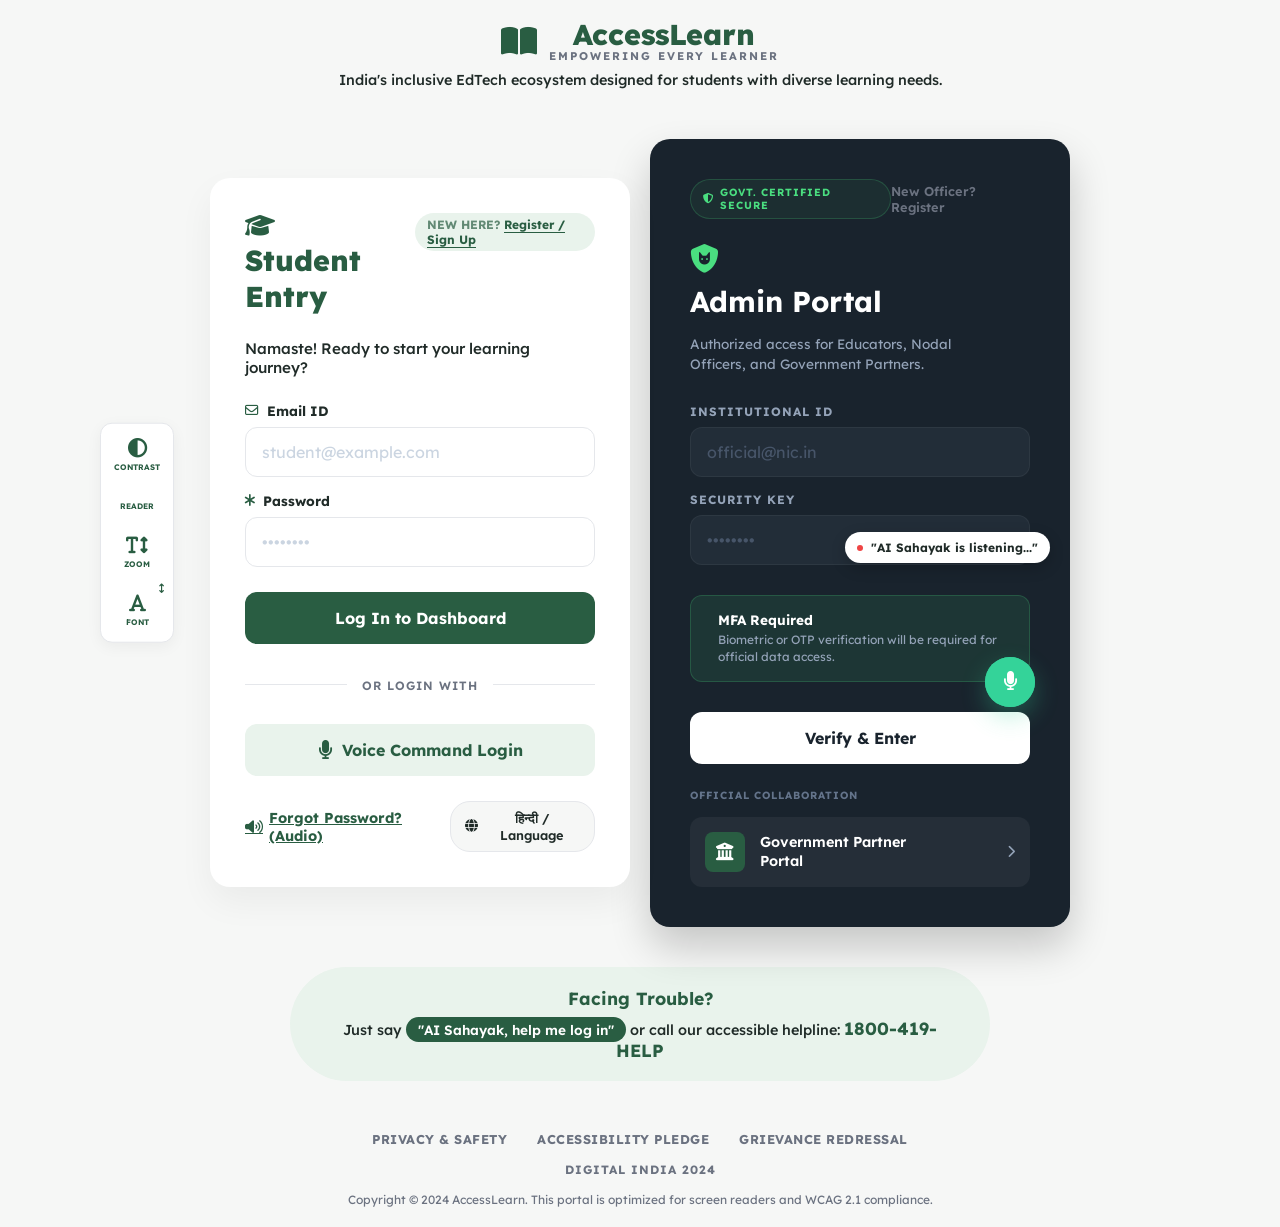
<file: login.html>
<!DOCTYPE html>
<html lang="en">

<head>
    <meta charset="UTF-8">
    <meta name="viewport" content="width=device-width, initial-scale=1.0">
    <title>AccessLearn - Student & Admin Login</title>
    <link href="https://fonts.googleapis.com/css2?family=Lexend:wght@300;400;500;600;700;800&display=swap"
        rel="stylesheet">
    <link rel="stylesheet" href="https://cdnjs.cloudflare.com/ajax/libs/font-awesome/6.4.0/css/all.min.css">
    <link rel="stylesheet" href="login.css">
</head>

<body>
    <div class="page-wrapper">
        <header class="main-header">
            <div class="logo-container">
                <i class="fa-solid fa-book-open logo-icon"></i>
                <div class="logo-text">
                    <h1>AccessLearn</h1>
                    <p class="tagline">EMPOWERING EVERY LEARNER</p>
                </div>
            </div>
            <p class="header-subtitle">India's inclusive EdTech ecosystem designed for students with diverse learning
                needs.</p>
        </header>

        <main class="login-container">
            <!-- Floating Accessibility Menu -->
            <div class="accessibility-menu">
                <button class="a11y-btn" title="Contrast">
                    <i class="fa-solid fa-circle-half-stroke"></i>
                    <span>CONTRAST</span>
                </button>
                <button class="a11y-btn" title="Screen Reader">
                    <i class="fa-solid fa-head-side-listen"></i>
                    <span>READER</span>
                </button>
                <button class="a11y-btn" title="Zoom">
                    <i class="fa-solid fa-text-height"></i>
                    <span>ZOOM</span>
                </button>
                <button class="a11y-btn" title="Font">
                    <i class="fa-solid fa-font"></i>
                    <i class="fa-solid fa-arrows-up-down font-arrows"></i>
                    <span>FONT</span>
                </button>
            </div>

            <!-- Student Card -->
            <div class="card student-card">
                <div class="card-header">
                    <div class="title-with-icon">
                        <i class="fa-solid fa-graduation-cap"></i>
                        <h2>Student Entry</h2>
                    </div>
                    <div class="register-link">
                        <span class="new-here">NEW HERE?</span> <a href="student-signup.html">Register / Sign Up</a>
                    </div>
                </div>

                <p class="greeting">Namaste! Ready to start your learning journey?</p>

                <form class="login-form">
                    <div class="input-group">
                        <label for="email-id">
                            <i class="fa-regular fa-envelope"></i> Email ID
                        </label>
                        <input type="email" id="email-id" placeholder="student@example.com">
                    </div>

                    <div class="input-group">
                        <label for="password">
                            <i class="fa-solid fa-asterisk"></i> Password
                        </label>
                        <input type="password" id="password" placeholder="••••••••">
                    </div>

                    <button type="submit" class="btn btn-primary">Log In to Dashboard</button>

                    <div class="divider">
                        <span>OR LOGIN WITH</span>
                    </div>

                    <button type="button" class="btn btn-voice">
                        <i class="fa-solid fa-microphone"></i> Voice Command Login
                    </button>
                </form>

                <div class="card-footer-actions">
                    <a href="forgot-password.html" class="forgot-password">
                        <i class="fa-solid fa-volume-high"></i> Forgot Password? (Audio)
                    </a>

                    <button class="lang-switch">
                        <i class="fa-solid fa-globe"></i> हिन्दी / Language
                    </button>
                </div>
            </div>

            <!-- Admin Card -->
            <div class="card admin-card">
                <div class="admin-header-top">
                    <span class="badge badge-secure"><i class="fa-solid fa-shield-halved"></i> GOVT. CERTIFIED
                        SECURE</span>
                    <a href="admin-signup.html" class="admin-register">New Officer? Register</a>
                </div>

                <div class="title-with-icon admin-title">
                    <i class="fa-solid fa-shield-cat"></i>
                    <h2>Admin Portal</h2>
                </div>
                <p class="admin-subtitle">Authorized access for Educators, Nodal<br>Officers, and Government Partners.
                </p>

                <form class="admin-form">
                    <div class="input-group admin-input">
                        <label for="inst-id">INSTITUTIONAL ID</label>
                        <input type="text" id="inst-id" placeholder="official@nic.in">
                    </div>

                    <div class="input-group admin-input relative" style="position: relative;">
                        <label for="sec-key">SECURITY KEY</label>
                        <input type="password" id="sec-key" placeholder="••••••••">
                        <div class="listening-tooltip">
                            <span class="red-dot"></span> "AI Sahayak is listening..."
                        </div>
                    </div>

                    <div class="mfa-box">
                        <div class="mfa-icon"><i class="fa-solid fa-check-shield"></i></div>
                        <div class="mfa-content">
                            <strong>MFA Required</strong>
                            <p>Biometric or OTP verification will be required for official data access.</p>
                        </div>
                    </div>

                    <button type="submit" class="btn btn-white">Verify & Enter</button>
                </form>

                <button class="floating-mic-btn">
                    <i class="fa-solid fa-microphone"></i>
                </button>

                <div class="admin-footer">
                    <span class="footer-label">OFFICIAL COLLABORATION</span>
                    <a href="#" class="gov-partner-link">
                        <div class="gov-icon"><i class="fa-solid fa-building-columns"></i></div>
                        <span>Government Partner<br>Portal</span>
                        <i class="fa-solid fa-chevron-right arrow-right"></i>
                    </a>
                </div>
            </div>
        </main>

        <div class="help-section">
            <div class="help-box">
                <strong>Facing Trouble?</strong>
                <p>Just say <span class="highlight">"AI Sahayak, help me log in"</span> or call our accessible helpline:
                    <strong>1800-419-HELP</strong>
                </p>
            </div>
        </div>

        <footer class="main-footer">
            <div class="footer-links">
                <a href="#">PRIVACY & SAFETY</a>
                <a href="#">ACCESSIBILITY PLEDGE</a>
                <a href="#">GRIEVANCE REDRESSAL</a>
            </div>
            <p class="digital-india">DIGITAL INDIA 2024</p>
            <p class="copyright">Copyright © 2024 AccessLearn. This portal is optimized for screen readers and WCAG 2.1
                compliance.</p>
        </footer>
    </div>
    <script src="login.js"></script>
</body>

</html>
</file>
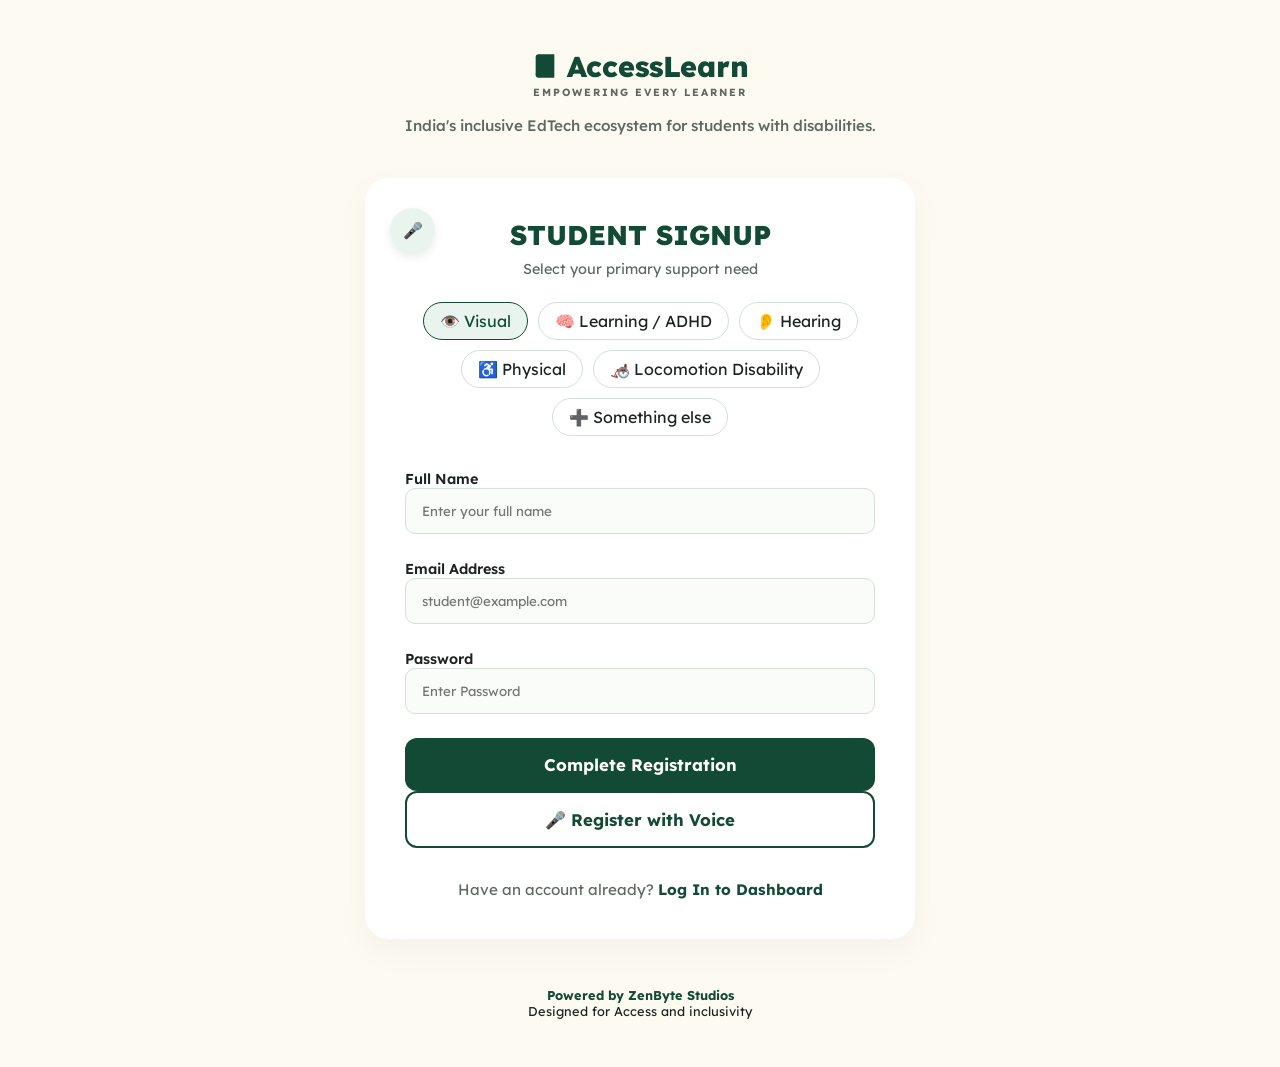
<file: student-signup.html>
<!DOCTYPE html>
<html lang="en">

<head>
    <!-- ================= META INFORMATION ================= -->
    <meta charset="UTF-8">
    <meta name="viewport" content="width=device-width, initial-scale=1.0">
    <title>Student Signup - AccessLearn</title>

    <!-- ================= GOOGLE FONT ================= -->
    <link href="https://fonts.googleapis.com/css2?family=Lexend:wght@300;400;500;600;700;800&display=swap"
        rel="stylesheet">

    <!-- ================= CSS STYLING ================= -->
    <style>
        /* ===== Global Reset & Font ===== */
        * {
            margin: 0;
            padding: 0;
            box-sizing: border-box;
            font-family: 'Lexend', sans-serif;
        }

        /* ===== Body Styling ===== */
        body {
            background-color: #fdfaf2;
            min-height: 100vh;
            display: flex;
            flex-direction: column;
            align-items: center;
            padding: 3rem 1rem;
            color: #1c2321;
        }

        /* ===== Main Container ===== */
        .container {
            width: 100%;
            max-width: 550px;
        }

        /* ===== Page Header Section ===== */
        .page-header {
            text-align: center;
            margin-bottom: 2.5rem;
        }

        /* ===== Logo Section ===== */
        .logo-box {
            display: flex;
            flex-direction: column;
            align-items: center;
            margin-bottom: 1rem;
        }

        .logo-main {
            display: flex;
            align-items: center;
            gap: 8px;
            color: #124A35;
            font-size: 1.8rem;
            font-weight: 800;
        }

        .logo-main svg {
            width: 28px;
            height: 28px;
            fill: #124A35;
        }

        .logo-sub {
            font-size: 0.65rem;
            font-weight: 700;
            letter-spacing: 2px;
            color: #5e6962;
            margin-top: 2px;
        }

        /* ===== Page Description ===== */
        .page-header p {
            color: #5e6962;
            font-size: 0.95rem;
            line-height: 1.5;
            font-weight: 500;
        }

        .page-header span.highlight {
            color: #124A35;
            font-weight: 600;
        }

        /* ===== Signup Card ===== */
        .signup-card {
            background: white;
            border-radius: 24px;
            padding: 2.5rem;
            box-shadow: 0 12px 35px rgba(0, 0, 0, 0.04);
            position: relative;
        }

        /* ===== Card Header ===== */
        .card-header {
            position: relative;
            text-align: center;
            margin-bottom: 1.5rem;
        }

        /* ===== Voice Button ===== */
        .card-voice-btn {
            position: absolute;
            left: -15px;
            top: -10px;
            width: 45px;
            height: 45px;
            background: #e9f4ee;
            border-radius: 50%;
            display: flex;
            align-items: center;
            justify-content: center;
            color: #124A35;
            box-shadow: 0 4px 10px rgba(18, 74, 53, 0.1);
            cursor: pointer;
            transition: transform 0.2s;
        }

        .card-voice-btn:hover {
            transform: scale(1.05);
        }

        /* ===== Card Title ===== */
        .card-header h2 {
            color: #124A35;
            font-size: 1.7rem;
            font-weight: 800;
            text-transform: uppercase;
        }

        .card-header p {
            color: #5e6962;
            font-size: 0.9rem;
            margin-top: 0.5rem;
        }

        /* ===== Disability Selection Pills ===== */
        .needs-grid {
            display: flex;
            flex-wrap: wrap;
            gap: 10px;
            justify-content: center;
            margin-bottom: 2rem;
        }

        .need-pill {
            padding: 8px 16px;
            border: 1.5px solid #d3e0d8;
            border-radius: 30px;
            cursor: pointer;
        }

        .need-pill.active {
            border-color: #124A35;
            background-color: #e9f4ee;
            color: #124A35;
        }

        /* ===== Form Input Section ===== */
        .form-group {
            margin-bottom: 1.5rem;
        }

        .form-group label {
            font-size: 0.9rem;
            font-weight: 600;
        }

        .form-group input {
            width: 100%;
            padding: 14px 16px;
            border: 1.5px solid #d3e0d8;
            border-radius: 10px;
            background: #fafcfa;
        }

        .form-group input:focus {
            border-color: #124A35;
            background: white;
        }

        /* ===== Hint Text ===== */
        .form-hint {
            font-size: 0.75rem;
            color: #5e6962;
            text-align: right;
        }

        /* ===== Buttons ===== */
        .btn {
            width: 100%;
            padding: 16px;
            border-radius: 12px;
            font-size: 1.05rem;
            font-weight: 700;
            cursor: pointer;
        }

        /* Primary Button */
        .btn-primary {
            background: #124A35;
            color: white;
            border: none;
        }

        /* Outline Button */
        .btn-outline {
            background: white;
            color: #124A35;
            border: 2px solid #124A35;
        }

        /* ===== Footer Login Link ===== */
        .footer-link {
            text-align: center;
            margin-top: 2rem;
            font-size: 0.95rem;
            color: #5e6962;
        }

        .footer-link a {
            color: #124A35;
            text-decoration: none;
            font-weight: 700;
        }

        /* ===== Footer Section ===== */
        .footer {
            text-align: center;
            margin-top: 3rem;
            font-size: 0.8rem;
        }

        .footer-brand {
            font-weight: 700;
            color: #124A35;
        }
    </style>
</head>

<body>

    <!-- ================= MAIN CONTAINER ================= -->
    <div class="container">

        <!-- ================= HEADER SECTION ================= -->
        <div class="page-header">

            <!-- Logo -->
            <div class="logo-box">
                <div class="logo-main">
                    <!-- Logo Icon -->
                    <svg viewBox="0 0 24 24">
                        <path d="M4 19.5A2.5 2.5 0 0 1 6.5 17H20" />
                        <path d="M6.5 2H20v20H6.5A2.5 2.5 0 0 1 4 19.5v-15A2.5 2.5 0 0 1 6.5 2z" />
                    </svg>
                    AccessLearn
                </div>

                <!-- Tagline -->
                <div class="logo-sub">EMPOWERING EVERY LEARNER</div>
            </div>

            <!-- Description -->
            <p>India's inclusive EdTech ecosystem for students with disabilities.</p>

        </div>

        <!-- ================= SIGNUP CARD ================= -->
        <div class="signup-card">

            <!-- Card Header -->
            <div class="card-header">

                <!-- Voice Support Button -->
                <div class="card-voice-btn" title="Voice Support">
                    🎤
                </div>

                <h2>Student Signup</h2>
                <p>Select your primary support need</p>

            </div>

            <!-- ================= DISABILITY OPTIONS ================= -->
            <div class="needs-grid">
                <div class="need-pill active" onclick="togglePill(this)">👁️ Visual</div>
                <div class="need-pill" onclick="togglePill(this)">🧠 Learning / ADHD</div>
                <div class="need-pill" onclick="togglePill(this)">👂 Hearing</div>
                <div class="need-pill" onclick="togglePill(this)">♿ Physical</div>
                <div class="need-pill" onclick="togglePill(this)">🦽 Locomotion Disability</div>
                <div class="need-pill" onclick="togglePill(this)">➕ Something else</div>
            </div>

            <!-- ================= FORM INPUTS ================= -->

            <!-- Full Name -->
            <div class="form-group">
                <label>Full Name</label>
                <input type="text" id="studentName" placeholder="Enter your full name">
            </div>

            <!-- Email -->
            <div class="form-group">
                <label>Email Address</label>
                <input type="email" id="studentEmail" placeholder="student@example.com">
            </div>

            <!-- Password -->
            <div class="form-group">
                <label>Password</label>
                <input type="password" id="studentPassword" placeholder="Enter Password">
            </div>

            <!-- ================= BUTTON SECTION ================= -->
            <button class="btn btn-primary" id="studentSubmitBtn">Complete Registration</button>

            <button class="btn btn-outline">
                🎤 Register with Voice
            </button>

            <!-- Login Link -->
            <div class="footer-link">
                Have an account already? <a href="login.html">Log In to Dashboard</a>
            </div>

        </div>

        <!-- ================= FOOTER ================= -->
        <div class="footer">
            <div class="footer-brand">Powered by ZenByte Studios</div>
            <div>Designed for Access and inclusivity</div>
        </div>

    </div>

    <!-- ================= JAVASCRIPT ================= -->
    <script src="auth.js"></script>
    <script>

        // Toggle active state for disability selection
        function togglePill(element) {
            document.querySelectorAll('.need-pill').forEach(p => p.classList.remove('active'));
            element.classList.add('active');
        }

    </script>

</body>

</html>
</file>
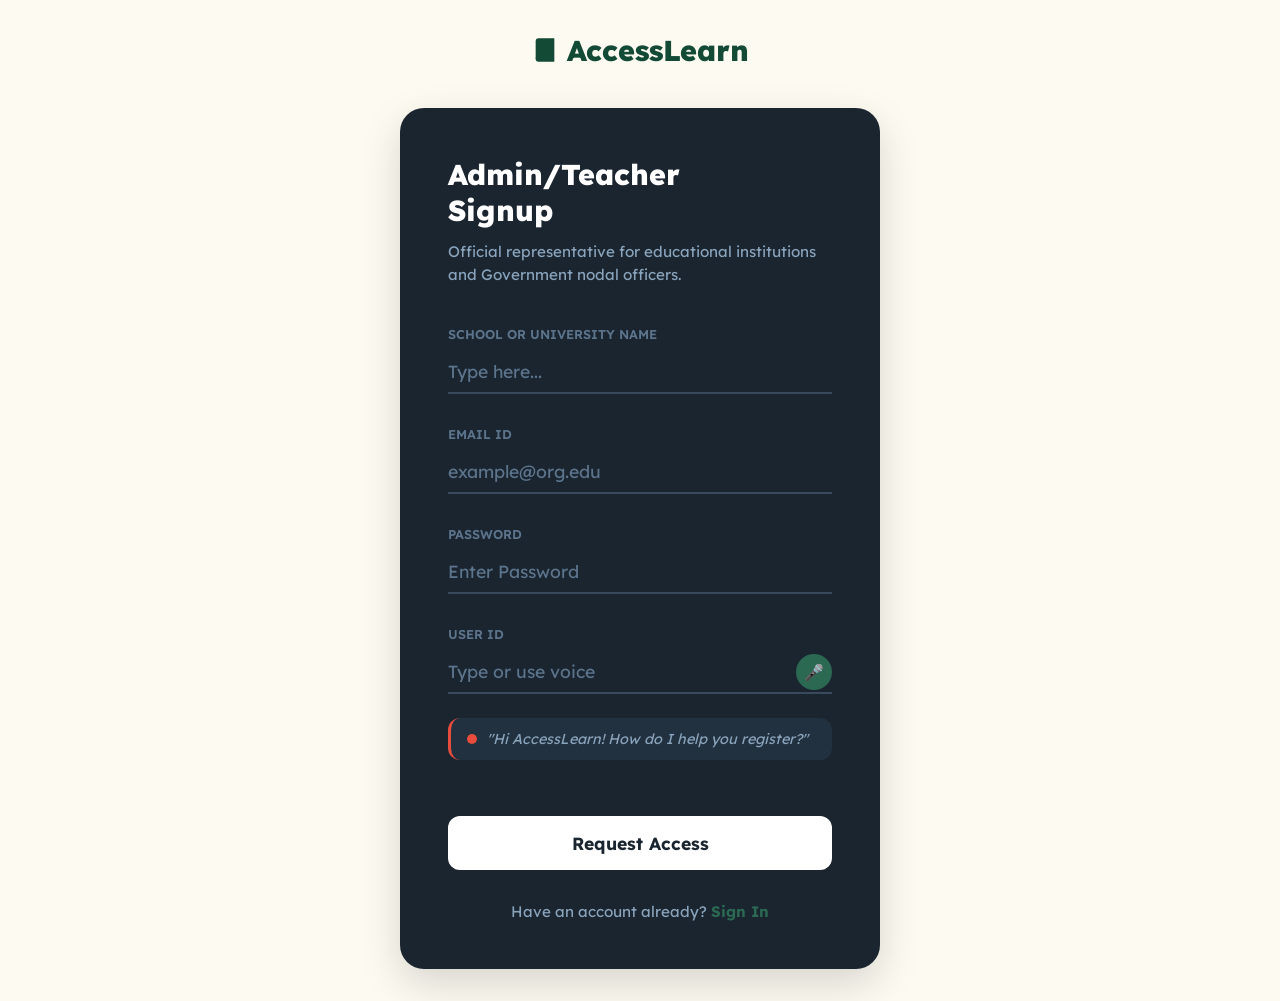
<file: Client/admin-signup.html>
<!DOCTYPE html>
<html lang="en">

<head>
    <!-- ================= META DATA ================= -->
    <meta charset="UTF-8">
    <meta name="viewport" content="width=device-width, initial-scale=1.0">
    <title>Admin/Teacher Signup - AccessLearn</title>

    <!-- ================= GOOGLE FONT ================= -->
    <link href="https://fonts.googleapis.com/css2?family=Lexend:wght@300;400;500;600;700;800&display=swap"
        rel="stylesheet">

    <!-- ================= CSS STYLING ================= -->
    <style>
        /* ===== Global Reset ===== */
        * {
            margin: 0;
            padding: 0;
            box-sizing: border-box;
            font-family: 'Lexend', sans-serif;
        }

        /* ===== Body Layout ===== */
        body {
            background-color: #fdfaf2;
            min-height: 100vh;
            display: flex;
            flex-direction: column;
            align-items: center;
            justify-content: center;
            padding: 2rem;
        }

        /* ===== Main Container ===== */
        .container {
            width: 100%;
            max-width: 480px;
        }

        /* ===== Logo Section ===== */
        .logo-main {
            display: flex;
            align-items: center;
            justify-content: center;
            gap: 8px;
            color: #124A35;
            font-size: 1.8rem;
            font-weight: 800;
            margin-bottom: 2.5rem;
        }

        .logo-main svg {
            width: 28px;
            height: 28px;
            fill: #124A35;
        }

        /* ===== Admin Signup Card ===== */
        .admin-card {
            background-color: #1a2530;
            border-radius: 24px;
            padding: 3rem;
            color: white;
            display: flex;
            flex-direction: column;
            box-shadow: 0 15px 40px rgba(0, 0, 0, 0.15);
            position: relative;
            overflow: hidden;
        }

        /* ===== Header Text ===== */
        .header-text {
            margin-bottom: 2.5rem;
        }

        .header-text h2 {
            font-size: 1.8rem;
            font-weight: 800;
            margin-bottom: 0.8rem;
        }

        .header-text p {
            color: #8aa4bc;
            font-size: 0.95rem;
            line-height: 1.5;
        }

        /* ===== Form Input Groups ===== */
        .form-group {
            margin-bottom: 2rem;
        }

        .form-group label {
            display: block;
            color: #5c748c;
            font-size: 0.8rem;
            font-weight: 600;
            margin-bottom: 0.5rem;
            text-transform: uppercase;
        }

        /* ===== Input Fields ===== */
        .form-group input {
            width: 100%;
            background: transparent;
            border: none;
            border-bottom: 2px solid #384a5c;
            color: white;
            padding: 10px 0;
            font-size: 1.1rem;
            outline: none;
        }

        .form-group input:focus {
            border-bottom-color: #2b6953;
        }

        .form-group input::placeholder {
            color: #5c748c;
        }

        /* ===== User ID Input Wrapper ===== */
        .user-id-wrapper {
            position: relative;
        }

        .user-id-wrapper input {
            padding-right: 45px;
        }

        /* ===== Microphone Icon Button ===== */
        .mic-icon {
            position: absolute;
            right: 0;
            top: 50%;
            transform: translateY(-50%);
            background: #2b6953;
            width: 36px;
            height: 36px;
            border-radius: 50%;
            display: flex;
            align-items: center;
            justify-content: center;
            cursor: pointer;
        }

        .mic-icon:hover {
            background: #337a61;
        }

        .mic-icon svg {
            width: 18px;
            height: 18px;
            fill: white;
        }

        /* ===== Voice Recording Feedback Box ===== */
        .voice-feedback {
            display: flex;
            align-items: center;
            gap: 10px;
            padding: 12px 16px;
            border-radius: 12px;
            margin-top: 1.5rem;
            font-size: 0.9rem;
            color: #8aa4bc;
            background: #223140;
            font-style: italic;
            border-left: 3px solid #e74c3c;
        }

        /* ===== Recording Animation Dot ===== */
        .recording-dot {
            width: 10px;
            height: 10px;
            background-color: #e74c3c;
            border-radius: 50%;
            animation: pulse 1.5s infinite;
        }

        /* ===== Pulse Animation ===== */
        @keyframes pulse {
            0% {
                box-shadow: 0 0 0 0 rgba(231, 76, 60, 0.4);
            }

            70% {
                box-shadow: 0 0 0 6px rgba(231, 76, 60, 0);
            }

            100% {
                box-shadow: 0 0 0 0 rgba(231, 76, 60, 0);
            }
        }

        /* ===== Request Access Button ===== */
        .btn-request {
            width: 100%;
            background: white;
            color: #1a2530;
            border: none;
            padding: 16px;
            border-radius: 12px;
            font-size: 1.1rem;
            font-weight: 700;
            cursor: pointer;
            margin-top: 1.5rem;
        }

        .btn-request:hover {
            transform: translateY(-2px);
        }

        /* ===== Footer Login Link ===== */
        .footer-link {
            text-align: center;
            margin-top: 2rem;
            font-size: 0.95rem;
            color: #8aa4bc;
        }

        .footer-link a {
            color: #2b6953;
            text-decoration: none;
            font-weight: 700;
        }

        /* ===== Responsive Design ===== */
        @media (max-width: 600px) {

            body {
                padding: 1rem;
            }

            .admin-card {
                padding: 2rem 1.5rem;
                border-radius: 16px;
            }

            .header-text h2 {
                font-size: 1.5rem;
            }

            .logo-main {
                font-size: 1.5rem;
                margin-bottom: 1.5rem;
            }
        }
    </style>
</head>

<body>

    <!-- ================= MAIN CONTAINER ================= -->
    <div class="container">

        <!-- ================= LOGO ================= -->
        <div class="logo-main">
            <svg viewBox="0 0 24 24">
                <path d="M4 19.5A2.5 2.5 0 0 1 6.5 17H20" />
                <path d="M6.5 2H20v20H6.5A2.5 2.5 0 0 1 4 19.5v-15A2.5 2.5 0 0 1 6.5 2z" />
            </svg>
            AccessLearn
        </div>

        <!-- ================= ADMIN SIGNUP CARD ================= -->
        <div class="admin-card">

            <!-- Header -->
            <div class="header-text">
                <h2>Admin/Teacher<br>Signup</h2>
                <p>Official representative for educational institutions and Government nodal officers.</p>
            </div>

            <!-- ================= SIGNUP FORM ================= -->
            <form id="adminSignupForm">

                <!-- School Name -->
                <div class="form-group">
                    <label>School or University Name</label>
                    <input type="text" id="adminSchoolName" placeholder="Type here...">
                </div>

                <!-- Email -->
                <div class="form-group">
                    <label>Email ID</label>
                    <input type="email" id="adminEmail" placeholder="example@org.edu">
                </div>

                <!-- Password -->
                <div class="form-group">
                    <label>Password</label>
                    <input type="password" id="adminPassword" placeholder="Enter Password">
                </div>

                <!-- User ID + Voice Input -->
                <div class="form-group">
                    <label>User ID</label>

                    <div class="user-id-wrapper">
                        <input type="text" id="adminUserId" placeholder="Type or use voice">

                        <!-- Microphone Button -->
                        <div class="mic-icon" onclick="alert('Starting voice input...')">
                            🎤
                        </div>
                    </div>

                    <!-- Voice Feedback -->
                    <div class="voice-feedback">
                        <div class="recording-dot"></div>
                        "Hi AccessLearn! How do I help you register?"
                    </div>
                </div>

                <!-- Submit Button -->
                <button type="submit" class="btn-request">Request Access</button>

            </form>

            <!-- Login Link -->
            <div class="footer-link">
                Have an account already? <a href="login.html">Sign In</a>
            </div>

        </div>

    </div>
    
    <script src="auth.js"></script>
</body>

</html>
</file>
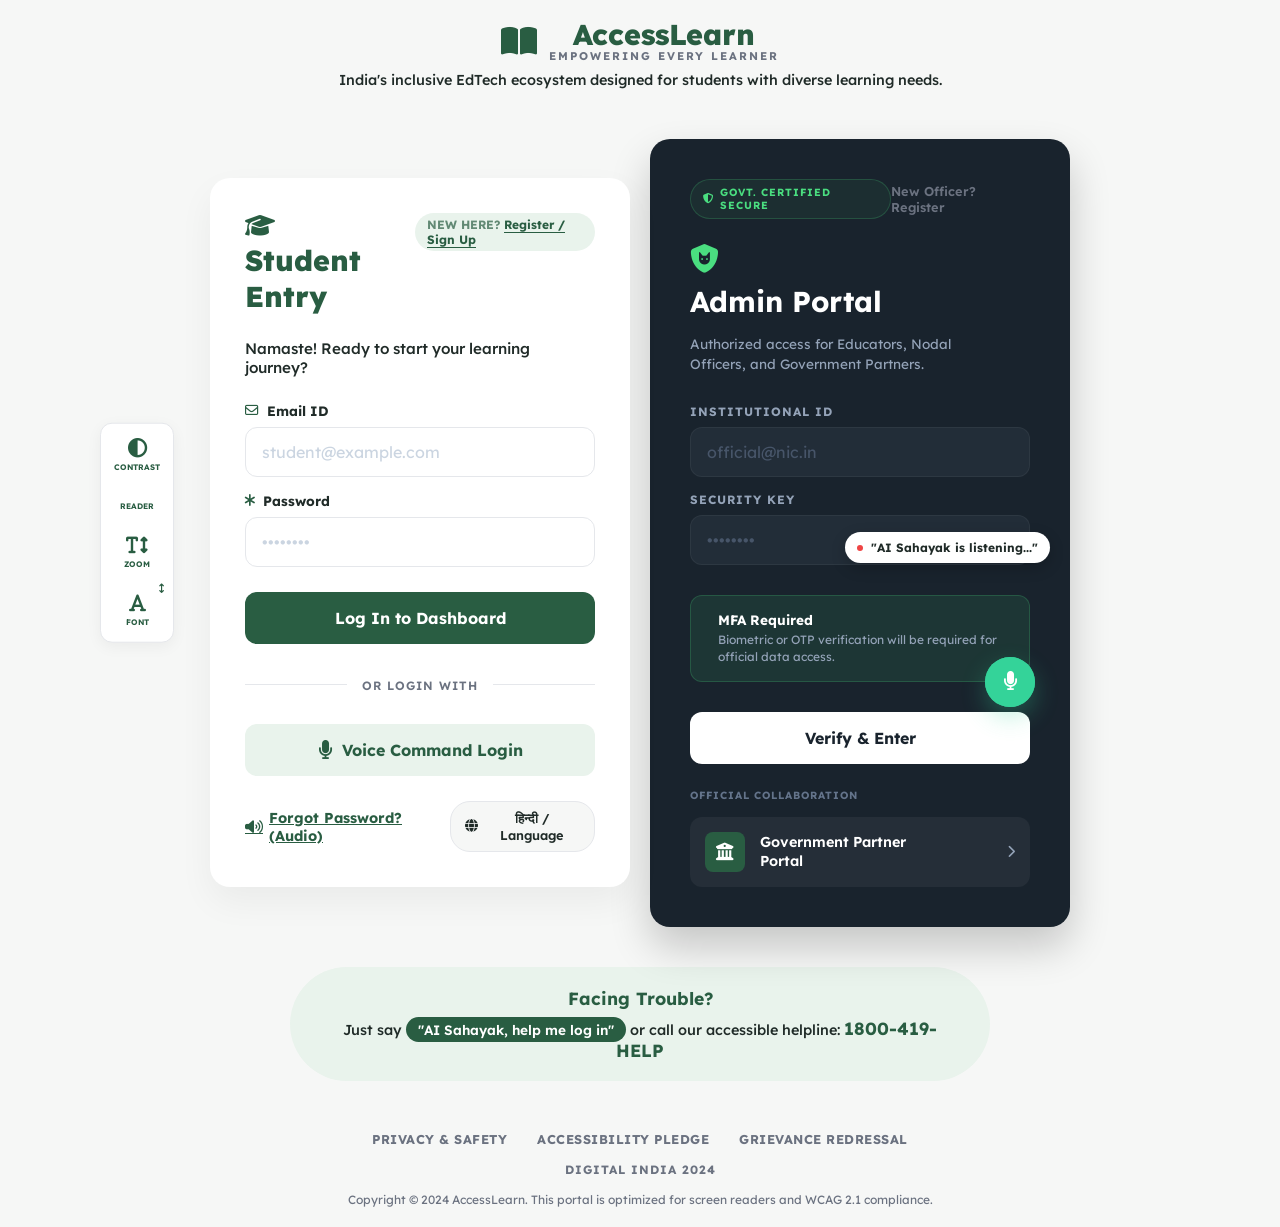
<file: Client/login.html>
<!DOCTYPE html>
<html lang="en">

<head>
    <meta charset="UTF-8">
    <meta name="viewport" content="width=device-width, initial-scale=1.0">
    <title>AccessLearn - Student & Admin Login</title>
    <link href="https://fonts.googleapis.com/css2?family=Lexend:wght@300;400;500;600;700;800&display=swap"
        rel="stylesheet">
    <link rel="stylesheet" href="https://cdnjs.cloudflare.com/ajax/libs/font-awesome/6.4.0/css/all.min.css">
    <link rel="stylesheet" href="login.css">
</head>

<body>
    <div class="page-wrapper">
        <header class="main-header">
            <div class="logo-container">
                <i class="fa-solid fa-book-open logo-icon"></i>
                <div class="logo-text">
                    <h1>AccessLearn</h1>
                    <p class="tagline">EMPOWERING EVERY LEARNER</p>
                </div>
            </div>
            <p class="header-subtitle">India's inclusive EdTech ecosystem designed for students with diverse learning
                needs.</p>
        </header>

        <main class="login-container">
            <!-- Floating Accessibility Menu -->
            <div class="accessibility-menu">
                <button class="a11y-btn" title="Contrast">
                    <i class="fa-solid fa-circle-half-stroke"></i>
                    <span>CONTRAST</span>
                </button>
                <button class="a11y-btn" title="Screen Reader">
                    <i class="fa-solid fa-head-side-listen"></i>
                    <span>READER</span>
                </button>
                <button class="a11y-btn" title="Zoom">
                    <i class="fa-solid fa-text-height"></i>
                    <span>ZOOM</span>
                </button>
                <button class="a11y-btn" title="Font">
                    <i class="fa-solid fa-font"></i>
                    <i class="fa-solid fa-arrows-up-down font-arrows"></i>
                    <span>FONT</span>
                </button>
            </div>

            <!-- Student Card -->
            <div class="card student-card">
                <div class="card-header">
                    <div class="title-with-icon">
                        <i class="fa-solid fa-graduation-cap"></i>
                        <h2>Student Entry</h2>
                    </div>
                    <div class="register-link">
                        <span class="new-here">NEW HERE?</span> <a href="student-signup.html">Register / Sign Up</a>
                    </div>
                </div>

                <p class="greeting">Namaste! Ready to start your learning journey?</p>

                <form class="login-form">
                    <div class="input-group">
                        <label for="email-id">
                            <i class="fa-regular fa-envelope"></i> Email ID
                        </label>
                        <input type="email" id="email-id" placeholder="student@example.com">
                    </div>

                    <div class="input-group">
                        <label for="password">
                            <i class="fa-solid fa-asterisk"></i> Password
                        </label>
                        <input type="password" id="password" placeholder="••••••••">
                    </div>

                    <button type="submit" class="btn btn-primary">Log In to Dashboard</button>

                    <div class="divider">
                        <span>OR LOGIN WITH</span>
                    </div>

                    <button type="button" class="btn btn-voice">
                        <i class="fa-solid fa-microphone"></i> Voice Command Login
                    </button>
                </form>

                <div class="card-footer-actions">
                    <a href="forgot-password.html" class="forgot-password">
                        <i class="fa-solid fa-volume-high"></i> Forgot Password? (Audio)
                    </a>

                    <button class="lang-switch">
                        <i class="fa-solid fa-globe"></i> हिन्दी / Language
                    </button>
                </div>
            </div>

            <!-- Admin Card -->
            <div class="card admin-card">
                <div class="admin-header-top">
                    <span class="badge badge-secure"><i class="fa-solid fa-shield-halved"></i> GOVT. CERTIFIED
                        SECURE</span>
                    <a href="admin-signup.html" class="admin-register">New Officer? Register</a>
                </div>

                <div class="title-with-icon admin-title">
                    <i class="fa-solid fa-shield-cat"></i>
                    <h2>Admin Portal</h2>
                </div>
                <p class="admin-subtitle">Authorized access for Educators, Nodal<br>Officers, and Government Partners.
                </p>

                <form class="admin-form">
                    <div class="input-group admin-input">
                        <label for="inst-id">INSTITUTIONAL ID</label>
                        <input type="text" id="inst-id" placeholder="official@nic.in">
                    </div>

                    <div class="input-group admin-input relative" style="position: relative;">
                        <label for="sec-key">SECURITY KEY</label>
                        <input type="password" id="sec-key" placeholder="••••••••">
                        <div class="listening-tooltip">
                            <span class="red-dot"></span> "AI Sahayak is listening..."
                        </div>
                    </div>

                    <div class="mfa-box">
                        <div class="mfa-icon"><i class="fa-solid fa-check-shield"></i></div>
                        <div class="mfa-content">
                            <strong>MFA Required</strong>
                            <p>Biometric or OTP verification will be required for official data access.</p>
                        </div>
                    </div>

                    <button type="submit" class="btn btn-white">Verify & Enter</button>
                </form>

                <button class="floating-mic-btn">
                    <i class="fa-solid fa-microphone"></i>
                </button>

                <div class="admin-footer">
                    <span class="footer-label">OFFICIAL COLLABORATION</span>
                    <a href="#" class="gov-partner-link">
                        <div class="gov-icon"><i class="fa-solid fa-building-columns"></i></div>
                        <span>Government Partner<br>Portal</span>
                        <i class="fa-solid fa-chevron-right arrow-right"></i>
                    </a>
                </div>
            </div>
        </main>

        <div class="help-section">
            <div class="help-box">
                <strong>Facing Trouble?</strong>
                <p>Just say <span class="highlight">"AI Sahayak, help me log in"</span> or call our accessible helpline:
                    <strong>1800-419-HELP</strong>
                </p>
            </div>
        </div>

        <footer class="main-footer">
            <div class="footer-links">
                <a href="#">PRIVACY & SAFETY</a>
                <a href="#">ACCESSIBILITY PLEDGE</a>
                <a href="#">GRIEVANCE REDRESSAL</a>
            </div>
            <p class="digital-india">DIGITAL INDIA 2024</p>
            <p class="copyright">Copyright © 2024 AccessLearn. This portal is optimized for screen readers and WCAG 2.1
                compliance.</p>
        </footer>
    </div>
    <script src="login.js"></script>
</body>

</html>
</file>
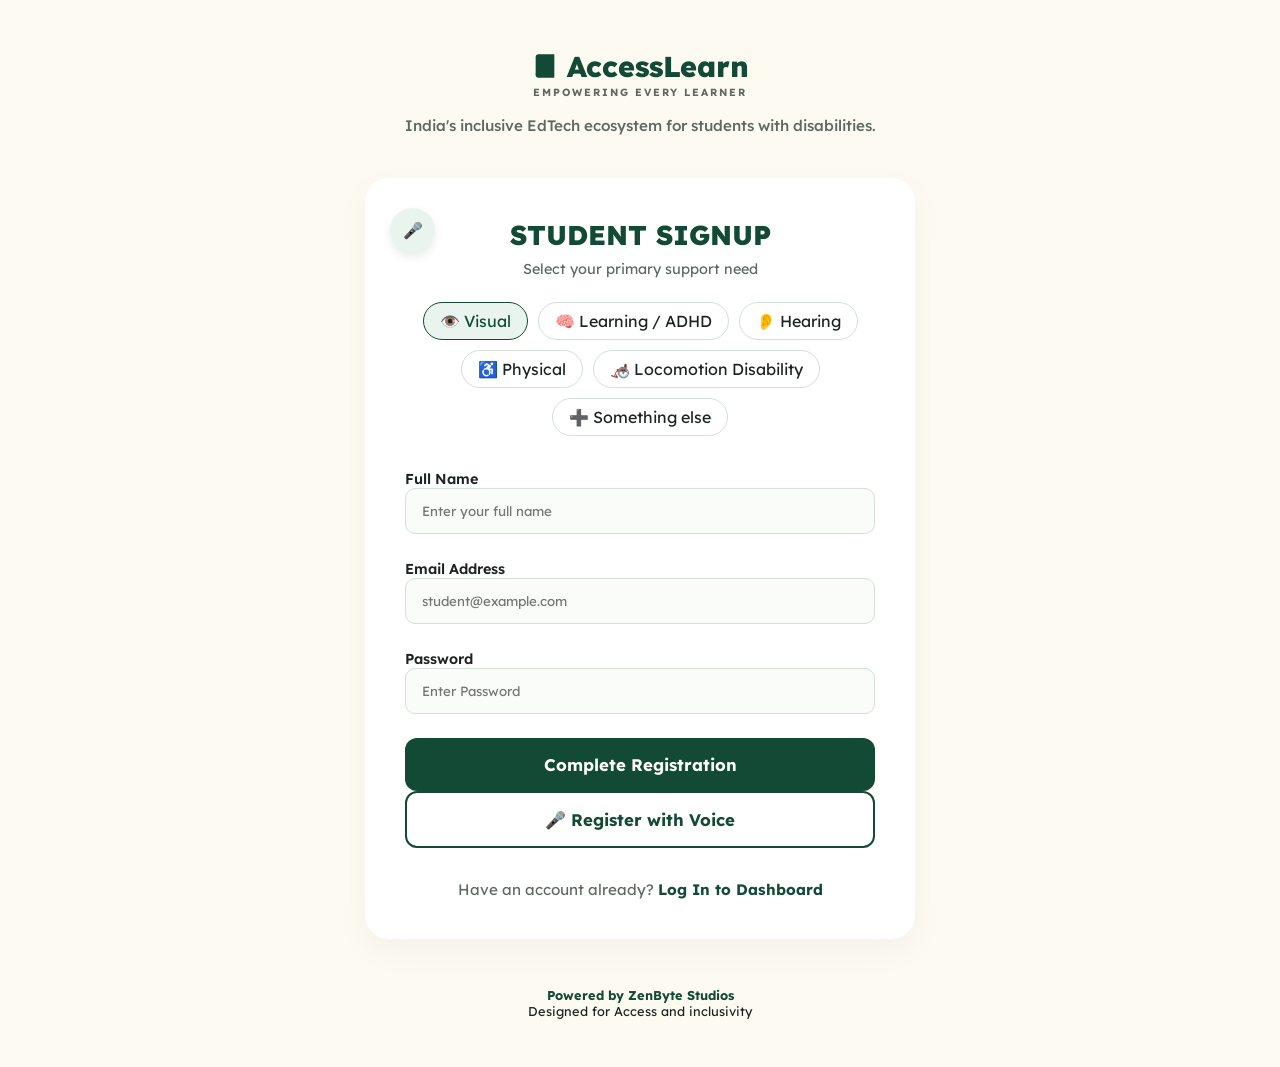
<file: Client/student-signup.html>
<!DOCTYPE html>
<html lang="en">

<head>
    <!-- ================= META INFORMATION ================= -->
    <meta charset="UTF-8">
    <meta name="viewport" content="width=device-width, initial-scale=1.0">
    <title>Student Signup - AccessLearn</title>

    <!-- ================= GOOGLE FONT ================= -->
    <link href="https://fonts.googleapis.com/css2?family=Lexend:wght@300;400;500;600;700;800&display=swap"
        rel="stylesheet">

    <!-- ================= CSS STYLING ================= -->
    <style>
        /* ===== Global Reset & Font ===== */
        * {
            margin: 0;
            padding: 0;
            box-sizing: border-box;
            font-family: 'Lexend', sans-serif;
        }

        /* ===== Body Styling ===== */
        body {
            background-color: #fdfaf2;
            min-height: 100vh;
            display: flex;
            flex-direction: column;
            align-items: center;
            padding: 3rem 1rem;
            color: #1c2321;
        }

        /* ===== Main Container ===== */
        .container {
            width: 100%;
            max-width: 550px;
        }

        /* ===== Page Header Section ===== */
        .page-header {
            text-align: center;
            margin-bottom: 2.5rem;
        }

        /* ===== Logo Section ===== */
        .logo-box {
            display: flex;
            flex-direction: column;
            align-items: center;
            margin-bottom: 1rem;
        }

        .logo-main {
            display: flex;
            align-items: center;
            gap: 8px;
            color: #124A35;
            font-size: 1.8rem;
            font-weight: 800;
        }

        .logo-main svg {
            width: 28px;
            height: 28px;
            fill: #124A35;
        }

        .logo-sub {
            font-size: 0.65rem;
            font-weight: 700;
            letter-spacing: 2px;
            color: #5e6962;
            margin-top: 2px;
        }

        /* ===== Page Description ===== */
        .page-header p {
            color: #5e6962;
            font-size: 0.95rem;
            line-height: 1.5;
            font-weight: 500;
        }

        .page-header span.highlight {
            color: #124A35;
            font-weight: 600;
        }

        /* ===== Signup Card ===== */
        .signup-card {
            background: white;
            border-radius: 24px;
            padding: 2.5rem;
            box-shadow: 0 12px 35px rgba(0, 0, 0, 0.04);
            position: relative;
        }

        /* ===== Card Header ===== */
        .card-header {
            position: relative;
            text-align: center;
            margin-bottom: 1.5rem;
        }

        /* ===== Voice Button ===== */
        .card-voice-btn {
            position: absolute;
            left: -15px;
            top: -10px;
            width: 45px;
            height: 45px;
            background: #e9f4ee;
            border-radius: 50%;
            display: flex;
            align-items: center;
            justify-content: center;
            color: #124A35;
            box-shadow: 0 4px 10px rgba(18, 74, 53, 0.1);
            cursor: pointer;
            transition: transform 0.2s;
        }

        .card-voice-btn:hover {
            transform: scale(1.05);
        }

        /* ===== Card Title ===== */
        .card-header h2 {
            color: #124A35;
            font-size: 1.7rem;
            font-weight: 800;
            text-transform: uppercase;
        }

        .card-header p {
            color: #5e6962;
            font-size: 0.9rem;
            margin-top: 0.5rem;
        }

        /* ===== Disability Selection Pills ===== */
        .needs-grid {
            display: flex;
            flex-wrap: wrap;
            gap: 10px;
            justify-content: center;
            margin-bottom: 2rem;
        }

        .need-pill {
            padding: 8px 16px;
            border: 1.5px solid #d3e0d8;
            border-radius: 30px;
            cursor: pointer;
        }

        .need-pill.active {
            border-color: #124A35;
            background-color: #e9f4ee;
            color: #124A35;
        }

        /* ===== Form Input Section ===== */
        .form-group {
            margin-bottom: 1.5rem;
        }

        .form-group label {
            font-size: 0.9rem;
            font-weight: 600;
        }

        .form-group input {
            width: 100%;
            padding: 14px 16px;
            border: 1.5px solid #d3e0d8;
            border-radius: 10px;
            background: #fafcfa;
        }

        .form-group input:focus {
            border-color: #124A35;
            background: white;
        }

        /* ===== Hint Text ===== */
        .form-hint {
            font-size: 0.75rem;
            color: #5e6962;
            text-align: right;
        }

        /* ===== Buttons ===== */
        .btn {
            width: 100%;
            padding: 16px;
            border-radius: 12px;
            font-size: 1.05rem;
            font-weight: 700;
            cursor: pointer;
        }

        /* Primary Button */
        .btn-primary {
            background: #124A35;
            color: white;
            border: none;
        }

        /* Outline Button */
        .btn-outline {
            background: white;
            color: #124A35;
            border: 2px solid #124A35;
        }

        /* ===== Footer Login Link ===== */
        .footer-link {
            text-align: center;
            margin-top: 2rem;
            font-size: 0.95rem;
            color: #5e6962;
        }

        .footer-link a {
            color: #124A35;
            text-decoration: none;
            font-weight: 700;
        }

        /* ===== Footer Section ===== */
        .footer {
            text-align: center;
            margin-top: 3rem;
            font-size: 0.8rem;
        }

        .footer-brand {
            font-weight: 700;
            color: #124A35;
        }
    </style>
</head>

<body>

    <!-- ================= MAIN CONTAINER ================= -->
    <div class="container">

        <!-- ================= HEADER SECTION ================= -->
        <div class="page-header">

            <!-- Logo -->
            <div class="logo-box">
                <div class="logo-main">
                    <!-- Logo Icon -->
                    <svg viewBox="0 0 24 24">
                        <path d="M4 19.5A2.5 2.5 0 0 1 6.5 17H20" />
                        <path d="M6.5 2H20v20H6.5A2.5 2.5 0 0 1 4 19.5v-15A2.5 2.5 0 0 1 6.5 2z" />
                    </svg>
                    AccessLearn
                </div>

                <!-- Tagline -->
                <div class="logo-sub">EMPOWERING EVERY LEARNER</div>
            </div>

            <!-- Description -->
            <p>India's inclusive EdTech ecosystem for students with disabilities.</p>

        </div>

        <!-- ================= SIGNUP CARD ================= -->
        <div class="signup-card">

            <!-- Card Header -->
            <div class="card-header">

                <!-- Voice Support Button -->
                <div class="card-voice-btn" title="Voice Support">
                    🎤
                </div>

                <h2>Student Signup</h2>
                <p>Select your primary support need</p>

            </div>

            <!-- ================= DISABILITY OPTIONS ================= -->
            <div class="needs-grid">
                <div class="need-pill active" onclick="togglePill(this)">👁️ Visual</div>
                <div class="need-pill" onclick="togglePill(this)">🧠 Learning / ADHD</div>
                <div class="need-pill" onclick="togglePill(this)">👂 Hearing</div>
                <div class="need-pill" onclick="togglePill(this)">♿ Physical</div>
                <div class="need-pill" onclick="togglePill(this)">🦽 Locomotion Disability</div>
                <div class="need-pill" onclick="togglePill(this)">➕ Something else</div>
            </div>

            <!-- ================= FORM INPUTS ================= -->

            <!-- Full Name -->
            <div class="form-group">
                <label>Full Name</label>
                <input type="text" id="studentName" placeholder="Enter your full name">
            </div>

            <!-- Email -->
            <div class="form-group">
                <label>Email Address</label>
                <input type="email" id="studentEmail" placeholder="student@example.com">
            </div>

            <!-- Password -->
            <div class="form-group">
                <label>Password</label>
                <input type="password" id="studentPassword" placeholder="Enter Password">
            </div>

            <!-- ================= BUTTON SECTION ================= -->
            <button class="btn btn-primary" id="studentSubmitBtn">Complete Registration</button>

            <button class="btn btn-outline">
                🎤 Register with Voice
            </button>

            <!-- Login Link -->
            <div class="footer-link">
                Have an account already? <a href="login.html">Log In to Dashboard</a>
            </div>

        </div>

        <!-- ================= FOOTER ================= -->
        <div class="footer">
            <div class="footer-brand">Powered by ZenByte Studios</div>
            <div>Designed for Access and inclusivity</div>
        </div>

    </div>

    <!-- ================= JAVASCRIPT ================= -->
    <script src="auth.js"></script>
    <script>

        // Toggle active state for disability selection
        function togglePill(element) {
            document.querySelectorAll('.need-pill').forEach(p => p.classList.remove('active'));
            element.classList.add('active');
        }

    </script>

</body>

</html>
</file>
<file: style.css>
@import url('https://fonts.googleapis.com/css2?family=Lexend:wght@300;400;500;600;700&display=swap');

:root {
    --bg-color: #FDFAF2;
    --primary: #124A35;
    --primary-hover: #0D3525;
    --primary-light: #E9F4EE;
    --secondary: #213547;
    --text-main: #1C2321;
    --text-muted: #5E6962;
    --border-color: #D3E0D8;
    --card-bg: #FFFFFF;
    --preview-bg: #1A2530;
    --preview-card: #253342;
    --preview-green: #2B6953;
}

* {
    margin: 0;
    padding: 0;
    box-sizing: border-box;
    font-family: 'Lexend', sans-serif;
}

body {
    background-color: var(--bg-color);
    color: var(--text-main);
    display: flex;
    justify-content: center;
    padding: 2rem;
    min-height: 100vh;
}

.container {
    max-width: 1100px;
    width: 100%;
    position: relative;
}

/* Navigation & Header */
header {
    display: flex;
    align-items: center;
    margin-bottom: 3rem;
    gap: 0.5rem;
}

.logo {
    display: flex;
    align-items: center;
    gap: 0.5rem;
    font-weight: 700;
    font-size: 1.25rem;
    color: var(--primary);
    cursor: pointer;
}

.logo svg {
    width: 24px;
    height: 24px;
    fill: var(--primary);
}

/* Pages */
.page {
    display: none;
    animation: fadeIn 0.4s ease-out;
}

.page.active {
    display: block;
}

@keyframes fadeIn {
    from {
        opacity: 0;
        transform: translateY(10px);
    }

    to {
        opacity: 1;
        transform: translateY(0);
    }
}

/* --- PAGE 1: PREFERENCES --- */
.intro {
    text-align: center;
    margin-bottom: 3rem;
}

.intro h1 {
    font-size: 2.8rem;
    font-weight: 700;
    margin-bottom: 0.5rem;
    color: var(--text-main);
}

.intro p {
    font-size: 1.1rem;
    color: var(--text-muted);
}

.main-content {
    display: grid;
    grid-template-columns: 1.2fr 0.8fr;
    gap: 2rem;
    margin-bottom: 3rem;
}

.preferences-grid {
    display: grid;
    grid-template-columns: 1fr 1fr;
    gap: 1.5rem;
}

.pref-card {
    background-color: var(--card-bg);
    border: 2px solid var(--border-color);
    border-radius: 12px;
    padding: 1.5rem;
    cursor: pointer;
    transition: all 0.3s ease;
    display: flex;
    flex-direction: column;
    justify-content: center;
    box-shadow: 0 4px 6px rgba(0, 0, 0, 0.02);
}

.pref-card:hover {
    border-color: var(--primary);
    box-shadow: 0 4px 12px rgba(18, 74, 53, 0.1);
}

.pref-card.active {
    background-color: var(--primary-light);
    border-color: var(--primary);
}

.icon {
    font-size: 1.8rem;
    margin-bottom: 1rem;
    color: var(--primary);
    display: inline-block;
    font-weight: 700;
}

.pref-card h3 {
    font-size: 1.2rem;
    font-weight: 600;
    margin-bottom: 0.5rem;
}

.pref-card p {
    font-size: 0.95rem;
    color: var(--text-muted);
    line-height: 1.5;
}

.preview-section {
    background-color: var(--preview-bg);
    border-radius: 20px;
    padding: 2rem;
    display: flex;
    flex-direction: column;
    align-items: center;
    color: white;
}

.preview-title {
    font-size: 0.85rem;
    letter-spacing: 2px;
    font-weight: 700;
    margin-bottom: 1.5rem;
    color: #fff;
    text-transform: uppercase;
}

.preview-mockup {
    width: 100%;
    max-width: 250px;
    background-color: var(--preview-card);
    border-radius: 12px;
    padding: 1.5rem;
    display: flex;
    flex-direction: column;
    gap: 1rem;
    flex-grow: 1;
    min-height: 250px;
}

.mock-line {
    height: 12px;
    background-color: #384A5C;
    border-radius: 6px;
    width: 60%;
}

.mock-line.long {
    width: 90%;
}

.mock-line.short {
    width: 40%;
}

.mock-line.green {
    background-color: var(--preview-green);
}

.mock-box {
    flex-grow: 1;
    background-color: #384A5C;
    border-radius: 8px;
    display: flex;
    align-items: center;
    justify-content: center;
    margin-top: 1rem;
}

.mock-box svg {
    width: 24px;
    height: 24px;
    stroke: #8AA4BC;
}

.preview-footer {
    margin-top: 1.5rem;
    font-size: 0.85rem;
    color: #8AA4BC;
    text-align: center;
}

.actions {
    display: flex;
    justify-content: center;
    align-items: center;
    gap: 1.5rem;
}

.btn {
    padding: 1rem 2.5rem;
    border-radius: 30px;
    font-size: 1.1rem;
    font-weight: 600;
    cursor: pointer;
    transition: all 0.3s;
    text-decoration: none;
    display: inline-flex;
    align-items: center;
    justify-content: center;
}

.btn-primary {
    background-color: var(--primary);
    color: white;
    border: none;
    box-shadow: 0 4px 15px rgba(18, 74, 53, 0.3);
}

.btn-primary:hover {
    background-color: var(--primary-hover);
    transform: translateY(-2px);
    box-shadow: 0 6px 20px rgba(18, 74, 53, 0.4);
}

.btn-secondary {
    background-color: white;
    color: var(--primary);
    border: 2px solid var(--primary);
}

.btn-secondary:hover {
    background-color: var(--primary-light);
}

.skip-wrapper {
    display: flex;
    align-items: center;
    gap: 1rem;
    position: relative;
}

.mic-btn {
    width: 50px;
    height: 50px;
    border-radius: 50%;
    background-color: var(--primary);
    color: white;
    display: flex;
    align-items: center;
    justify-content: center;
    border: none;
    cursor: pointer;
    font-size: 1.2rem;
    box-shadow: 0 4px 10px rgba(18, 74, 53, 0.3);
    position: relative;
    transition: transform 0.2s;
}

.mic-btn:hover {
    transform: scale(1.05);
}

.mic-btn svg {
    width: 24px;
    height: 24px;
    fill: white;
}

.tooltip {
    position: absolute;
    bottom: -40px;
    left: 50%;
    transform: translateX(-50%);
    color: var(--text-muted);
    font-size: 0.85rem;
    white-space: nowrap;
    opacity: 0.8;
}

/* Accessibility Side Widget */
.access-widget {
    position: absolute;
    left: -60px;
    top: 50%;
    transform: translateY(-50%);
    background: white;
    border-radius: 30px;
    padding: 15px 5px;
    display: flex;
    flex-direction: column;
    gap: 15px;
    box-shadow: 0 10px 25px rgba(0, 0, 0, 0.1);
    border: 1px solid var(--border-color);
}

.access-widget button {
    background: transparent;
    border: none;
    cursor: pointer;
    width: 40px;
    height: 40px;
    border-radius: 50%;
    display: flex;
    align-items: center;
    justify-content: center;
    transition: all 0.3s;
}

.access-widget button svg {
    width: 20px;
    height: 20px;
    fill: var(--text-muted);
}

.access-widget button:hover,
.access-widget button.active {
    background: var(--primary);
}

.access-widget button:hover svg,
.access-widget button.active svg {
    fill: white;
}

/* --- PAGE 2: STUDENT SIGNUP --- */
.signup-page {
    display: flex;
    flex-direction: column;
    align-items: center;
}

.signup-box {
    background: var(--card-bg);
    border-radius: 20px;
    box-shadow: 0 10px 40px rgba(0, 0, 0, 0.05);
    padding: 3rem;
    width: 100%;
    max-width: 600px;
    text-align: center;
}

.signup-title {
    color: var(--primary);
    font-size: 2rem;
    font-weight: 700;
    margin-bottom: 2rem;
    display: flex;
    align-items: center;
    justify-content: center;
    gap: 0.5rem;
}

.support-needs-title {
    text-align: left;
    font-weight: 600;
    margin-bottom: 1rem;
    color: var(--text-main);
}

.needs-grid {
    display: flex;
    flex-wrap: wrap;
    gap: 1rem;
    margin-bottom: 2rem;
    justify-content: center;
}

.need-pill {
    padding: 0.75rem 1.5rem;
    border: 2px solid var(--border-color);
    border-radius: 30px;
    display: flex;
    align-items: center;
    gap: 0.5rem;
    cursor: pointer;
    font-weight: 500;
    color: var(--text-muted);
    transition: all 0.2s;
}

.need-pill:hover,
.need-pill.active {
    border-color: var(--primary);
    background-color: var(--primary-light);
    color: var(--primary);
}

.input-group {
    text-align: left;
    margin-bottom: 1.5rem;
}

.input-group label {
    display: block;
    margin-bottom: 0.5rem;
    font-weight: 500;
}

.input-group input {
    width: 100%;
    padding: 1rem;
    border: 2px solid var(--border-color);
    border-radius: 8px;
    font-size: 1rem;
    outline: none;
    transition: border-color 0.3s;
    font-family: 'Lexend', sans-serif;
}

.input-group input:focus {
    border-color: var(--primary);
}

.signup-actions {
    display: flex;
    flex-direction: column;
    gap: 1rem;
    margin-top: 2rem;
}

.btn-full {
    width: 100%;
}

.btn-outline-green {
    background-color: transparent;
    color: var(--primary);
    border: 2px solid var(--primary);
}

.btn-outline-green:hover {
    background-color: var(--primary-light);
}

/* --- PAGE 3: ADMIN SIGNUP --- */
.admin-page-bg {
    background-color: #1A2530;
    /* Dark blue background */
    min-height: 100vh;
    width: 100%;
    position: absolute;
    top: 0;
    left: 0;
    display: flex;
    justify-content: center;
    align-items: center;
    z-index: -1;
}

.admin-box {
    background: #253342;
    border-radius: 20px;
    padding: 3rem;
    width: 100%;
    max-width: 500px;
    color: white;
}

.admin-box .logo,
.admin-box .signup-title {
    color: white;
}

.admin-box .logo svg {
    fill: white;
}

.admin-input-group label {
    color: #8AA4BC;
}

.admin-input-group input {
    background: transparent;
    border: none;
    border-bottom: 2px solid #384A5C;
    border-radius: 0;
    color: white;
    padding: 0.5rem 0;
}

.admin-input-group input:focus {
    border-bottom-color: var(--primary-light);
}

.mic-input-wrapper {
    position: relative;
}

.mic-input-icon {
    position: absolute;
    right: 0;
    top: 50%;
    transform: translateY(-50%);
    background: #3B7E62;
    border-radius: 50%;
    width: 32px;
    height: 32px;
    display: flex;
    align-items: center;
    justify-content: center;
    cursor: pointer;
}

.mic-input-icon svg {
    width: 16px;
    height: 16px;
    fill: white;
}

.admin-btn {
    background: white;
    color: #1A2530;
    width: 100%;
    margin-top: 2rem;
}

.admin-btn:hover {
    background: #e0e0e0;
}

/* Footer Styles */
.footer {
    text-align: center;
    margin-top: 3rem;
    font-size: 0.8rem;
    color: var(--text-muted);
}

.footer-brand {
    font-weight: 700;
    color: var(--primary);
    font-size: 0.9rem;
    margin-bottom: 0.5rem;
}

.footer-desc {
    font-weight: 500;
    margin-bottom: 1.5rem;
    color: var(--text-main);
}

.footer-links {
    display: flex;
    justify-content: center;
    gap: 20px;
    margin-bottom: 1.5rem;
    flex-wrap: wrap;
}

.footer-links a {
    color: var(--primary);
    text-decoration: none;
    font-weight: 600;
    font-size: 0.75rem;
    letter-spacing: 0.5px;
}

.footer-copy {
    font-size: 0.7rem;
    color: #a0aab2;
}

/* Responsive */
@media (max-width: 900px) {
    .main-content {
        grid-template-columns: 1fr;
    }

    .preview-section {
        display: none;
    }

    .access-widget {
        display: none;
    }
}

@media (max-width: 600px) {
    .preferences-grid {
        grid-template-columns: 1fr;
    }

    .intro h1 {
        font-size: 2rem;
    }

    .actions {
        flex-direction: column;
        width: 100%;
    }

    .actions .btn {
        width: 100%;
    }

    .skip-wrapper {
        width: 100%;
        justify-content: space-between;
    }

    .signup-title {
        font-size: 1.5rem;
    }

    .signup-box {
        padding: 2rem 1.5rem;
    }

    .admin-box {
        padding: 2rem 1.5rem;
    }
}
</file>
<file: Client/style.css>
@import url('https://fonts.googleapis.com/css2?family=Lexend:wght@300;400;500;600;700&display=swap');

:root {
    --bg-color: #FDFAF2;
    --primary: #124A35;
    --primary-hover: #0D3525;
    --primary-light: #E9F4EE;
    --secondary: #213547;
    --text-main: #1C2321;
    --text-muted: #5E6962;
    --border-color: #D3E0D8;
    --card-bg: #FFFFFF;
    --preview-bg: #1A2530;
    --preview-card: #253342;
    --preview-green: #2B6953;
}

* {
    margin: 0;
    padding: 0;
    box-sizing: border-box;
    font-family: 'Lexend', sans-serif;
}

body {
    background-color: var(--bg-color);
    color: var(--text-main);
    display: flex;
    justify-content: center;
    padding: 2rem;
    min-height: 100vh;
}

.container {
    max-width: 1100px;
    width: 100%;
    position: relative;
}

/* Navigation & Header */
header {
    display: flex;
    align-items: center;
    margin-bottom: 3rem;
    gap: 0.5rem;
}

.logo {
    display: flex;
    align-items: center;
    gap: 0.5rem;
    font-weight: 700;
    font-size: 1.25rem;
    color: var(--primary);
    cursor: pointer;
}

.logo svg {
    width: 24px;
    height: 24px;
    fill: var(--primary);
}

/* Pages */
.page {
    display: none;
    animation: fadeIn 0.4s ease-out;
}

.page.active {
    display: block;
}

@keyframes fadeIn {
    from {
        opacity: 0;
        transform: translateY(10px);
    }

    to {
        opacity: 1;
        transform: translateY(0);
    }
}

/* --- PAGE 1: PREFERENCES --- */
.intro {
    text-align: center;
    margin-bottom: 3rem;
}

.intro h1 {
    font-size: 2.8rem;
    font-weight: 700;
    margin-bottom: 0.5rem;
    color: var(--text-main);
}

.intro p {
    font-size: 1.1rem;
    color: var(--text-muted);
}

.main-content {
    display: grid;
    grid-template-columns: 1.2fr 0.8fr;
    gap: 2rem;
    margin-bottom: 3rem;
}

.preferences-grid {
    display: grid;
    grid-template-columns: 1fr 1fr;
    gap: 1.5rem;
}

.pref-card {
    background-color: var(--card-bg);
    border: 2px solid var(--border-color);
    border-radius: 12px;
    padding: 1.5rem;
    cursor: pointer;
    transition: all 0.3s ease;
    display: flex;
    flex-direction: column;
    justify-content: center;
    box-shadow: 0 4px 6px rgba(0, 0, 0, 0.02);
}

.pref-card:hover {
    border-color: var(--primary);
    box-shadow: 0 4px 12px rgba(18, 74, 53, 0.1);
}

.pref-card.active {
    background-color: var(--primary-light);
    border-color: var(--primary);
}

.icon {
    font-size: 1.8rem;
    margin-bottom: 1rem;
    color: var(--primary);
    display: inline-block;
    font-weight: 700;
}

.pref-card h3 {
    font-size: 1.2rem;
    font-weight: 600;
    margin-bottom: 0.5rem;
}

.pref-card p {
    font-size: 0.95rem;
    color: var(--text-muted);
    line-height: 1.5;
}

.preview-section {
    background-color: var(--preview-bg);
    border-radius: 20px;
    padding: 2rem;
    display: flex;
    flex-direction: column;
    align-items: center;
    color: white;
}

.preview-title {
    font-size: 0.85rem;
    letter-spacing: 2px;
    font-weight: 700;
    margin-bottom: 1.5rem;
    color: #fff;
    text-transform: uppercase;
}

.preview-mockup {
    width: 100%;
    max-width: 250px;
    background-color: var(--preview-card);
    border-radius: 12px;
    padding: 1.5rem;
    display: flex;
    flex-direction: column;
    gap: 1rem;
    flex-grow: 1;
    min-height: 250px;
}

.mock-line {
    height: 12px;
    background-color: #384A5C;
    border-radius: 6px;
    width: 60%;
}

.mock-line.long {
    width: 90%;
}

.mock-line.short {
    width: 40%;
}

.mock-line.green {
    background-color: var(--preview-green);
}

.mock-box {
    flex-grow: 1;
    background-color: #384A5C;
    border-radius: 8px;
    display: flex;
    align-items: center;
    justify-content: center;
    margin-top: 1rem;
}

.mock-box svg {
    width: 24px;
    height: 24px;
    stroke: #8AA4BC;
}

.preview-footer {
    margin-top: 1.5rem;
    font-size: 0.85rem;
    color: #8AA4BC;
    text-align: center;
}

.actions {
    display: flex;
    justify-content: center;
    align-items: center;
    gap: 1.5rem;
}

.btn {
    padding: 1rem 2.5rem;
    border-radius: 30px;
    font-size: 1.1rem;
    font-weight: 600;
    cursor: pointer;
    transition: all 0.3s;
    text-decoration: none;
    display: inline-flex;
    align-items: center;
    justify-content: center;
}

.btn-primary {
    background-color: var(--primary);
    color: white;
    border: none;
    box-shadow: 0 4px 15px rgba(18, 74, 53, 0.3);
}

.btn-primary:hover {
    background-color: var(--primary-hover);
    transform: translateY(-2px);
    box-shadow: 0 6px 20px rgba(18, 74, 53, 0.4);
}

.btn-secondary {
    background-color: white;
    color: var(--primary);
    border: 2px solid var(--primary);
}

.btn-secondary:hover {
    background-color: var(--primary-light);
}

.skip-wrapper {
    display: flex;
    align-items: center;
    gap: 1rem;
    position: relative;
}

.mic-btn {
    width: 50px;
    height: 50px;
    border-radius: 50%;
    background-color: var(--primary);
    color: white;
    display: flex;
    align-items: center;
    justify-content: center;
    border: none;
    cursor: pointer;
    font-size: 1.2rem;
    box-shadow: 0 4px 10px rgba(18, 74, 53, 0.3);
    position: relative;
    transition: transform 0.2s;
}

.mic-btn:hover {
    transform: scale(1.05);
}

.mic-btn svg {
    width: 24px;
    height: 24px;
    fill: white;
}

.tooltip {
    position: absolute;
    bottom: -40px;
    left: 50%;
    transform: translateX(-50%);
    color: var(--text-muted);
    font-size: 0.85rem;
    white-space: nowrap;
    opacity: 0.8;
}

/* Accessibility Side Widget */
.access-widget {
    position: absolute;
    left: -60px;
    top: 50%;
    transform: translateY(-50%);
    background: white;
    border-radius: 30px;
    padding: 15px 5px;
    display: flex;
    flex-direction: column;
    gap: 15px;
    box-shadow: 0 10px 25px rgba(0, 0, 0, 0.1);
    border: 1px solid var(--border-color);
}

.access-widget button {
    background: transparent;
    border: none;
    cursor: pointer;
    width: 40px;
    height: 40px;
    border-radius: 50%;
    display: flex;
    align-items: center;
    justify-content: center;
    transition: all 0.3s;
}

.access-widget button svg {
    width: 20px;
    height: 20px;
    fill: var(--text-muted);
}

.access-widget button:hover,
.access-widget button.active {
    background: var(--primary);
}

.access-widget button:hover svg,
.access-widget button.active svg {
    fill: white;
}

/* --- PAGE 2: STUDENT SIGNUP --- */
.signup-page {
    display: flex;
    flex-direction: column;
    align-items: center;
}

.signup-box {
    background: var(--card-bg);
    border-radius: 20px;
    box-shadow: 0 10px 40px rgba(0, 0, 0, 0.05);
    padding: 3rem;
    width: 100%;
    max-width: 600px;
    text-align: center;
}

.signup-title {
    color: var(--primary);
    font-size: 2rem;
    font-weight: 700;
    margin-bottom: 2rem;
    display: flex;
    align-items: center;
    justify-content: center;
    gap: 0.5rem;
}

.support-needs-title {
    text-align: left;
    font-weight: 600;
    margin-bottom: 1rem;
    color: var(--text-main);
}

.needs-grid {
    display: flex;
    flex-wrap: wrap;
    gap: 1rem;
    margin-bottom: 2rem;
    justify-content: center;
}

.need-pill {
    padding: 0.75rem 1.5rem;
    border: 2px solid var(--border-color);
    border-radius: 30px;
    display: flex;
    align-items: center;
    gap: 0.5rem;
    cursor: pointer;
    font-weight: 500;
    color: var(--text-muted);
    transition: all 0.2s;
}

.need-pill:hover,
.need-pill.active {
    border-color: var(--primary);
    background-color: var(--primary-light);
    color: var(--primary);
}

.input-group {
    text-align: left;
    margin-bottom: 1.5rem;
}

.input-group label {
    display: block;
    margin-bottom: 0.5rem;
    font-weight: 500;
}

.input-group input {
    width: 100%;
    padding: 1rem;
    border: 2px solid var(--border-color);
    border-radius: 8px;
    font-size: 1rem;
    outline: none;
    transition: border-color 0.3s;
    font-family: 'Lexend', sans-serif;
}

.input-group input:focus {
    border-color: var(--primary);
}

.signup-actions {
    display: flex;
    flex-direction: column;
    gap: 1rem;
    margin-top: 2rem;
}

.btn-full {
    width: 100%;
}

.btn-outline-green {
    background-color: transparent;
    color: var(--primary);
    border: 2px solid var(--primary);
}

.btn-outline-green:hover {
    background-color: var(--primary-light);
}

/* --- PAGE 3: ADMIN SIGNUP --- */
.admin-page-bg {
    background-color: #1A2530;
    /* Dark blue background */
    min-height: 100vh;
    width: 100%;
    position: absolute;
    top: 0;
    left: 0;
    display: flex;
    justify-content: center;
    align-items: center;
    z-index: -1;
}

.admin-box {
    background: #253342;
    border-radius: 20px;
    padding: 3rem;
    width: 100%;
    max-width: 500px;
    color: white;
}

.admin-box .logo,
.admin-box .signup-title {
    color: white;
}

.admin-box .logo svg {
    fill: white;
}

.admin-input-group label {
    color: #8AA4BC;
}

.admin-input-group input {
    background: transparent;
    border: none;
    border-bottom: 2px solid #384A5C;
    border-radius: 0;
    color: white;
    padding: 0.5rem 0;
}

.admin-input-group input:focus {
    border-bottom-color: var(--primary-light);
}

.mic-input-wrapper {
    position: relative;
}

.mic-input-icon {
    position: absolute;
    right: 0;
    top: 50%;
    transform: translateY(-50%);
    background: #3B7E62;
    border-radius: 50%;
    width: 32px;
    height: 32px;
    display: flex;
    align-items: center;
    justify-content: center;
    cursor: pointer;
}

.mic-input-icon svg {
    width: 16px;
    height: 16px;
    fill: white;
}

.admin-btn {
    background: white;
    color: #1A2530;
    width: 100%;
    margin-top: 2rem;
}

.admin-btn:hover {
    background: #e0e0e0;
}

/* Footer Styles */
.footer {
    text-align: center;
    margin-top: 3rem;
    font-size: 0.8rem;
    color: var(--text-muted);
}

.footer-brand {
    font-weight: 700;
    color: var(--primary);
    font-size: 0.9rem;
    margin-bottom: 0.5rem;
}

.footer-desc {
    font-weight: 500;
    margin-bottom: 1.5rem;
    color: var(--text-main);
}

.footer-links {
    display: flex;
    justify-content: center;
    gap: 20px;
    margin-bottom: 1.5rem;
    flex-wrap: wrap;
}

.footer-links a {
    color: var(--primary);
    text-decoration: none;
    font-weight: 600;
    font-size: 0.75rem;
    letter-spacing: 0.5px;
}

.footer-copy {
    font-size: 0.7rem;
    color: #a0aab2;
}

/* Responsive */
@media (max-width: 900px) {
    .main-content {
        grid-template-columns: 1fr;
    }

    .preview-section {
        display: none;
    }

    .access-widget {
        display: none;
    }
}

@media (max-width: 600px) {
    .preferences-grid {
        grid-template-columns: 1fr;
    }

    .intro h1 {
        font-size: 2rem;
    }

    .actions {
        flex-direction: column;
        width: 100%;
    }

    .actions .btn {
        width: 100%;
    }

    .skip-wrapper {
        width: 100%;
        justify-content: space-between;
    }

    .signup-title {
        font-size: 1.5rem;
    }

    .signup-box {
        padding: 2rem 1.5rem;
    }

    .admin-box {
        padding: 2rem 1.5rem;
    }
}
</file>
<file: login.css>
:root {
    --bg-color: #f6f7f6;
    --primary-green: #295d42;
    --primary-hover: #1f4733;
    --light-green: #e9f3ec;
    --dark-navy: #19232d;
    --mid-navy: #222d38;
    --text-dark: #202b28;
    --text-gray: #6b7280;
    --border-color: #e5e7eb;
    --white: #ffffff;
    --shadow-main: 0 15px 35px rgba(0, 0, 0, 0.05);
    --shadow-admin: 0 20px 40px rgba(0, 0, 0, 0.2);
}

* {
    margin: 0;
    padding: 0;
    box-sizing: border-box;
    font-family: 'Lexend', sans-serif;
}

body {
    background-color: var(--bg-color);
    color: var(--text-dark);
    display: flex;
    justify-content: center;
    min-height: 100vh;
    padding: 20px;
}

.page-wrapper {
    max-width: 1000px;
    width: 100%;
    display: flex;
    flex-direction: column;
    align-items: center;
    gap: 30px;
}

/* Header */
.main-header {
    text-align: center;
    margin-bottom: 20px;
}

.logo-container {
    display: flex;
    align-items: center;
    justify-content: center;
    gap: 12px;
    margin-bottom: 8px;
}

.logo-icon {
    font-size: 2rem;
    color: var(--primary-green);
}

.logo-text h1 {
    font-size: 1.8rem;
    font-weight: 800;
    color: var(--primary-green);
    line-height: 1;
    margin: 0;
}

.tagline {
    font-size: 0.7rem;
    font-weight: 700;
    letter-spacing: 2px;
    color: var(--text-gray);
    margin: 0;
}

.header-subtitle {
    font-size: 0.9rem;
    font-weight: 500;
    color: var(--text-dark);
}

/* Login Container Layout */
.login-container {
    display: flex;
    flex-direction: row;
    position: relative;
    justify-content: center;
    align-items: center;
    gap: 20px; /* Instead of overlapping, let's keep them very close side by side */
    width: 100%;
}

/* Accessibility Menu */
.accessibility-menu {
    position: absolute;
    left: -40px; /* Place it slightly outside the student card */
    top: 50%;
    transform: translateY(-50%);
    background: var(--white);
    border-radius: 12px;
    padding: 10px 8px;
    display: flex;
    flex-direction: column;
    gap: 15px;
    box-shadow: 0 4px 15px rgba(0,0,0,0.05);
    border: 1px solid var(--border-color);
    z-index: 10;
}

.a11y-btn {
    background: none;
    border: none;
    display: flex;
    flex-direction: column;
    align-items: center;
    gap: 4px;
    color: var(--primary-green);
    cursor: pointer;
    position: relative;
    padding: 5px;
}

.a11y-btn i {
    font-size: 1.2rem;
}

.a11y-btn span {
    font-size: 0.5rem;
    font-weight: 700;
    text-transform: uppercase;
}

.font-arrows {
    font-size: 0.6rem !important;
    position: absolute;
    right: 0;
    top: -5px;
}

/* Base Card Styles */
.card {
    border-radius: 20px;
    padding: 35px;
    width: 100%;
    max-width: 420px;
    position: relative;
}

/* Student Card */
.student-card {
    background: var(--white);
    box-shadow: var(--shadow-main);
    z-index: 2;
    min-height: 550px;
    display: flex;
    flex-direction: column;
}

.card-header {
    display: flex;
    justify-content: space-between;
    align-items: flex-start;
    margin-bottom: 25px;
}

.title-with-icon {
    display: flex;
    flex-direction: column;
    gap: 5px;
}

.title-with-icon i {
    font-size: 1.5rem;
    color: var(--primary-green);
}

.title-with-icon h2 {
    font-size: 1.8rem;
    font-weight: 800;
    color: var(--primary-green);
    margin: 0;
}

.register-link {
    background: var(--light-green);
    padding: 4px 12px;
    border-radius: 20px;
    font-size: 0.75rem;
    font-weight: 700;
}

.register-link .new-here {
    color: var(--primary-green);
    opacity: 0.7;
}

.register-link a {
    color: var(--primary-green);
    text-decoration: none;
    border-bottom: 1px solid var(--primary-green);
}

.greeting {
    font-size: 0.95rem;
    font-weight: 500;
    color: var(--text-dark);
    margin-bottom: 25px;
}

/* Forms & Inputs */
.login-form, .admin-form {
    display: flex;
    flex-direction: column;
    gap: 15px;
    flex-grow: 1;
}

.input-group label {
    display: flex;
    align-items: center;
    gap: 8px;
    font-size: 0.85rem;
    font-weight: 700;
    color: var(--text-dark);
    margin-bottom: 8px;
}

.input-group label i {
    color: var(--primary-green);
}

.input-group input {
    width: 100%;
    padding: 14px 16px;
    border: 1px solid var(--border-color);
    border-radius: 12px;
    font-size: 1rem;
    font-weight: 500;
    outline: none;
    transition: all 0.3s ease;
}

.input-group input::placeholder {
    color: #cbd5e1;
    font-weight: 400;
}

.input-group input:focus {
    border-color: var(--primary-green);
    box-shadow: 0 0 0 3px var(--light-green);
}

/* Buttons */
.btn {
    width: 100%;
    padding: 16px;
    border-radius: 12px;
    font-size: 1rem;
    font-weight: 700;
    cursor: pointer;
    border: none;
    transition: all 0.3s ease;
    display: flex;
    justify-content: center;
    align-items: center;
    gap: 10px;
}

.btn-primary {
    background: var(--primary-green);
    color: var(--white);
    margin-top: 10px;
}

.btn-primary:hover {
    background: var(--primary-hover);
}

.btn-voice {
    background: var(--light-green);
    color: var(--primary-green);
}

.btn-voice:hover {
    background: #ddead4;
}

.btn-voice i {
    font-size: 1.2rem;
}

.divider {
    text-align: center;
    position: relative;
    margin: 15px 0;
}

.divider::before {
    content: '';
    position: absolute;
    left: 0;
    top: 50%;
    width: 100%;
    height: 1px;
    background: var(--border-color);
    z-index: 1;
}

.divider span {
    background: var(--white);
    padding: 0 15px;
    position: relative;
    z-index: 2;
    font-size: 0.75rem;
    color: var(--text-gray);
    font-weight: 600;
    letter-spacing: 1px;
}

.card-footer-actions {
    margin-top: auto;
    display: flex;
    justify-content: space-between;
    align-items: center;
    padding-top: 25px;
}

.forgot-password {
    color: var(--primary-green);
    font-weight: 700;
    font-size: 0.9rem;
    text-decoration: underline;
    display: flex;
    align-items: center;
    gap: 6px;
}

.lang-switch {
    background: var(--bg-color);
    border: 1px solid var(--border-color);
    padding: 8px 14px;
    border-radius: 20px;
    font-size: 0.8rem;
    font-weight: 600;
    color: var(--text-dark);
    display: flex;
    align-items: center;
    gap: 6px;
    cursor: pointer;
}

/* Admin Card Styles */
.admin-card {
    background: var(--dark-navy);
    color: var(--white);
    box-shadow: var(--shadow-admin);
    z-index: 1;
    min-height: 580px; /* Slightly taller */
    display: flex;
    flex-direction: column;
    padding: 40px;
}

.admin-header-top {
    display: flex;
    justify-content: space-between;
    align-items: center;
    margin-bottom: 25px;
}

.badge-secure {
    background: rgba(41, 93, 66, 0.2);
    color: #4ade80;
    border: 1px solid rgba(74, 222, 128, 0.2);
    padding: 6px 12px;
    border-radius: 20px;
    font-size: 0.65rem;
    font-weight: 700;
    letter-spacing: 1px;
    display: flex;
    align-items: center;
    gap: 6px;
}

.admin-register {
    color: var(--text-gray);
    font-size: 0.8rem;
    font-weight: 600;
    text-decoration: none;
}

.admin-title i {
    color: #4ade80;
    font-size: 1.8rem;
    margin-bottom: 5px;
}

.admin-title h2 {
    color: var(--white);
    font-size: 1.8rem;
    font-weight: 700;
}

.admin-subtitle {
    font-size: 0.85rem;
    color: #94a3b8;
    margin: 15px 0 30px;
    line-height: 1.5;
}

.admin-input label {
    color: #94a3b8;
    font-size: 0.75rem;
    letter-spacing: 1px;
}

.admin-input input {
    background: var(--mid-navy);
    border: 1px solid rgba(255,255,255,0.05);
    color: var(--white);
}

.admin-input input:focus {
    border-color: #4ade80;
    box-shadow: 0 0 0 2px rgba(74, 222, 128, 0.2);
}

.admin-input input::placeholder {
    color: #475569;
}

.mfa-box {
    background: rgba(74, 222, 128, 0.1);
    border: 1px solid rgba(74, 222, 128, 0.2);
    border-radius: 12px;
    padding: 15px;
    display: flex;
    gap: 12px;
    margin: 15px 0;
}

.mfa-icon i {
    color: #4ade80;
    font-size: 1.2rem;
}

.mfa-content strong {
    display: block;
    font-size: 0.85rem;
    color: var(--white);
    margin-bottom: 4px;
}

.mfa-content p {
    font-size: 0.75rem;
    color: #94a3b8;
    line-height: 1.4;
    margin: 0;
}

.btn-white {
    background: var(--white);
    color: var(--dark-navy);
}

.btn-white:hover {
    background: #f1f5f9;
}

/* Voice tooltips and buttons specific to Admin */
.listening-tooltip {
    position: absolute;
    right: -20px;
    top: 40px;
    background: var(--white);
    color: var(--text-dark);
    padding: 8px 12px;
    border-radius: 20px;
    font-size: 0.75rem;
    font-weight: 700;
    display: flex;
    align-items: center;
    gap: 8px;
    box-shadow: 0 5px 15px rgba(0,0,0,0.2);
    z-index: 10;
}

.red-dot {
    width: 6px;
    height: 6px;
    background: #ef4444;
    border-radius: 50%;
    display: inline-block;
    animation: pulse 1.5s infinite;
}

@keyframes pulse {
    0% { transform: scale(0.95); box-shadow: 0 0 0 0 rgba(239, 68, 68, 0.7); }
    70% { transform: scale(1); box-shadow: 0 0 0 6px rgba(239, 68, 68, 0); }
    100% { transform: scale(0.95); box-shadow: 0 0 0 0 rgba(239, 68, 68, 0); }
}

.floating-mic-btn {
    position: absolute;
    right: 35px;
    bottom: 220px;
    width: 50px;
    height: 50px;
    border-radius: 50%;
    background: #34d399; /* vibrant green */
    color: var(--white);
    border: none;
    font-size: 1.2rem;
    cursor: pointer;
    box-shadow: 0 10px 25px rgba(52, 211, 153, 0.3);
    z-index: 10;
    display: flex;
    align-items: center;
    justify-content: center;
}

.floating-mic-btn::before {
    content: '';
    position: absolute;
    width: 100%;
    height: 100%;
    background: inherit;
    border-radius: inherit;
    z-index: -1;
    animation: ripple 2s infinite;
}

@keyframes ripple {
    0% { transform: scale(1); opacity: 0.6; }
    100% { transform: scale(1.5); opacity: 0; }
}

/* Admin Footer */
.admin-footer {
    margin-top: auto;
    padding-top: 25px;
}

.footer-label {
    display: block;
    font-size: 0.65rem;
    color: #64748b;
    font-weight: 700;
    letter-spacing: 1px;
    margin-bottom: 15px;
}

.gov-partner-link {
    display: flex;
    align-items: center;
    gap: 15px;
    background: rgba(255,255,255,0.05);
    padding: 15px;
    border-radius: 12px;
    color: var(--white);
    text-decoration: none;
    transition: all 0.3s ease;
}

.gov-partner-link:hover {
    background: rgba(255,255,255,0.08);
}

.gov-icon {
    width: 40px;
    height: 40px;
    background: var(--primary-green);
    border-radius: 8px;
    display: flex;
    align-items: center;
    justify-content: center;
    font-size: 1.1rem;
}

.gov-partner-link span {
    font-size: 0.9rem;
    font-weight: 600;
    line-height: 1.3;
    flex-grow: 1;
}

.arrow-right {
    color: #94a3b8;
    font-size: 0.8rem;
}

/* Bottom Sections */
.help-section {
    width: 100%;
    display: flex;
    justify-content: center;
    margin-top: 10px;
}

.help-box {
    background: var(--light-green);
    padding: 20px 40px;
    border-radius: 80px;
    text-align: center;
    display: flex;
    flex-direction: column;
    gap: 8px;
    max-width: 700px;
}

.help-box strong {
    color: var(--primary-green);
    font-size: 1.1rem;
}

.help-box p {
    color: var(--text-dark);
    font-size: 0.9rem;
    font-weight: 500;
}

.highlight {
    background: var(--primary-green);
    color: var(--white);
    padding: 4px 12px;
    border-radius: 20px;
    font-size: 0.85rem;
    font-weight: 600;
}

.main-footer {
    text-align: center;
    width: 100%;
    display: flex;
    flex-direction: column;
    gap: 15px;
    margin-top: 20px;
}

.footer-links {
    display: flex;
    justify-content: center;
    gap: 30px;
}

.footer-links a {
    color: var(--text-gray);
    font-size: 0.8rem;
    font-weight: 700;
    text-decoration: none;
    letter-spacing: 0.5px;
}

.digital-india {
    font-size: 0.75rem;
    font-weight: 700;
    color: var(--text-gray);
    letter-spacing: 1px;
}

.copyright {
    font-size: 0.75rem;
    color: var(--text-gray);
}

/* Responsive fixes */
@media (max-width: 900px) {
    .login-container {
        flex-direction: column;
        align-items: center;
    }
    
    .accessibility-menu {
        position: static;
        flex-direction: row;
        transform: none;
        width: 100%;
        max-width: 420px;
        justify-content: space-around;
        padding: 15px;
        margin-bottom: -10px; /* pull card up */
    }
    
    .student-card, .admin-card {
        width: 100%;
        max-width: 420px;
    }
}

@media (max-width: 600px) {
    body {
        padding: 10px;
    }

    .card {
        padding: 25px 20px;
    }

    .student-card {
        min-height: auto;
    }

    .admin-card {
        min-height: auto;
    }

    .help-box {
        padding: 15px 20px;
        border-radius: 20px;
    }

    .footer-links {
        flex-direction: column;
        gap: 15px;
    }

    .title-with-icon h2 {
        font-size: 1.5rem;
    }

    .admin-title h2 {
        font-size: 1.5rem;
    }

    .floating-mic-btn {
        bottom: 180px;
        right: 20px;
    }
}
</file>
<file: Client/login.css>
:root {
    --bg-color: #f6f7f6;
    --primary-green: #295d42;
    --primary-hover: #1f4733;
    --light-green: #e9f3ec;
    --dark-navy: #19232d;
    --mid-navy: #222d38;
    --text-dark: #202b28;
    --text-gray: #6b7280;
    --border-color: #e5e7eb;
    --white: #ffffff;
    --shadow-main: 0 15px 35px rgba(0, 0, 0, 0.05);
    --shadow-admin: 0 20px 40px rgba(0, 0, 0, 0.2);
}

* {
    margin: 0;
    padding: 0;
    box-sizing: border-box;
    font-family: 'Lexend', sans-serif;
}

body {
    background-color: var(--bg-color);
    color: var(--text-dark);
    display: flex;
    justify-content: center;
    min-height: 100vh;
    padding: 20px;
}

.page-wrapper {
    max-width: 1000px;
    width: 100%;
    display: flex;
    flex-direction: column;
    align-items: center;
    gap: 30px;
}

/* Header */
.main-header {
    text-align: center;
    margin-bottom: 20px;
}

.logo-container {
    display: flex;
    align-items: center;
    justify-content: center;
    gap: 12px;
    margin-bottom: 8px;
}

.logo-icon {
    font-size: 2rem;
    color: var(--primary-green);
}

.logo-text h1 {
    font-size: 1.8rem;
    font-weight: 800;
    color: var(--primary-green);
    line-height: 1;
    margin: 0;
}

.tagline {
    font-size: 0.7rem;
    font-weight: 700;
    letter-spacing: 2px;
    color: var(--text-gray);
    margin: 0;
}

.header-subtitle {
    font-size: 0.9rem;
    font-weight: 500;
    color: var(--text-dark);
}

/* Login Container Layout */
.login-container {
    display: flex;
    flex-direction: row;
    position: relative;
    justify-content: center;
    align-items: center;
    gap: 20px; /* Instead of overlapping, let's keep them very close side by side */
    width: 100%;
}

/* Accessibility Menu */
.accessibility-menu {
    position: absolute;
    left: -40px; /* Place it slightly outside the student card */
    top: 50%;
    transform: translateY(-50%);
    background: var(--white);
    border-radius: 12px;
    padding: 10px 8px;
    display: flex;
    flex-direction: column;
    gap: 15px;
    box-shadow: 0 4px 15px rgba(0,0,0,0.05);
    border: 1px solid var(--border-color);
    z-index: 10;
}

.a11y-btn {
    background: none;
    border: none;
    display: flex;
    flex-direction: column;
    align-items: center;
    gap: 4px;
    color: var(--primary-green);
    cursor: pointer;
    position: relative;
    padding: 5px;
}

.a11y-btn i {
    font-size: 1.2rem;
}

.a11y-btn span {
    font-size: 0.5rem;
    font-weight: 700;
    text-transform: uppercase;
}

.font-arrows {
    font-size: 0.6rem !important;
    position: absolute;
    right: 0;
    top: -5px;
}

/* Base Card Styles */
.card {
    border-radius: 20px;
    padding: 35px;
    width: 100%;
    max-width: 420px;
    position: relative;
}

/* Student Card */
.student-card {
    background: var(--white);
    box-shadow: var(--shadow-main);
    z-index: 2;
    min-height: 550px;
    display: flex;
    flex-direction: column;
}

.card-header {
    display: flex;
    justify-content: space-between;
    align-items: flex-start;
    margin-bottom: 25px;
}

.title-with-icon {
    display: flex;
    flex-direction: column;
    gap: 5px;
}

.title-with-icon i {
    font-size: 1.5rem;
    color: var(--primary-green);
}

.title-with-icon h2 {
    font-size: 1.8rem;
    font-weight: 800;
    color: var(--primary-green);
    margin: 0;
}

.register-link {
    background: var(--light-green);
    padding: 4px 12px;
    border-radius: 20px;
    font-size: 0.75rem;
    font-weight: 700;
}

.register-link .new-here {
    color: var(--primary-green);
    opacity: 0.7;
}

.register-link a {
    color: var(--primary-green);
    text-decoration: none;
    border-bottom: 1px solid var(--primary-green);
}

.greeting {
    font-size: 0.95rem;
    font-weight: 500;
    color: var(--text-dark);
    margin-bottom: 25px;
}

/* Forms & Inputs */
.login-form, .admin-form {
    display: flex;
    flex-direction: column;
    gap: 15px;
    flex-grow: 1;
}

.input-group label {
    display: flex;
    align-items: center;
    gap: 8px;
    font-size: 0.85rem;
    font-weight: 700;
    color: var(--text-dark);
    margin-bottom: 8px;
}

.input-group label i {
    color: var(--primary-green);
}

.input-group input {
    width: 100%;
    padding: 14px 16px;
    border: 1px solid var(--border-color);
    border-radius: 12px;
    font-size: 1rem;
    font-weight: 500;
    outline: none;
    transition: all 0.3s ease;
}

.input-group input::placeholder {
    color: #cbd5e1;
    font-weight: 400;
}

.input-group input:focus {
    border-color: var(--primary-green);
    box-shadow: 0 0 0 3px var(--light-green);
}

/* Buttons */
.btn {
    width: 100%;
    padding: 16px;
    border-radius: 12px;
    font-size: 1rem;
    font-weight: 700;
    cursor: pointer;
    border: none;
    transition: all 0.3s ease;
    display: flex;
    justify-content: center;
    align-items: center;
    gap: 10px;
}

.btn-primary {
    background: var(--primary-green);
    color: var(--white);
    margin-top: 10px;
}

.btn-primary:hover {
    background: var(--primary-hover);
}

.btn-voice {
    background: var(--light-green);
    color: var(--primary-green);
}

.btn-voice:hover {
    background: #ddead4;
}

.btn-voice i {
    font-size: 1.2rem;
}

.divider {
    text-align: center;
    position: relative;
    margin: 15px 0;
}

.divider::before {
    content: '';
    position: absolute;
    left: 0;
    top: 50%;
    width: 100%;
    height: 1px;
    background: var(--border-color);
    z-index: 1;
}

.divider span {
    background: var(--white);
    padding: 0 15px;
    position: relative;
    z-index: 2;
    font-size: 0.75rem;
    color: var(--text-gray);
    font-weight: 600;
    letter-spacing: 1px;
}

.card-footer-actions {
    margin-top: auto;
    display: flex;
    justify-content: space-between;
    align-items: center;
    padding-top: 25px;
}

.forgot-password {
    color: var(--primary-green);
    font-weight: 700;
    font-size: 0.9rem;
    text-decoration: underline;
    display: flex;
    align-items: center;
    gap: 6px;
}

.lang-switch {
    background: var(--bg-color);
    border: 1px solid var(--border-color);
    padding: 8px 14px;
    border-radius: 20px;
    font-size: 0.8rem;
    font-weight: 600;
    color: var(--text-dark);
    display: flex;
    align-items: center;
    gap: 6px;
    cursor: pointer;
}

/* Admin Card Styles */
.admin-card {
    background: var(--dark-navy);
    color: var(--white);
    box-shadow: var(--shadow-admin);
    z-index: 1;
    min-height: 580px; /* Slightly taller */
    display: flex;
    flex-direction: column;
    padding: 40px;
}

.admin-header-top {
    display: flex;
    justify-content: space-between;
    align-items: center;
    margin-bottom: 25px;
}

.badge-secure {
    background: rgba(41, 93, 66, 0.2);
    color: #4ade80;
    border: 1px solid rgba(74, 222, 128, 0.2);
    padding: 6px 12px;
    border-radius: 20px;
    font-size: 0.65rem;
    font-weight: 700;
    letter-spacing: 1px;
    display: flex;
    align-items: center;
    gap: 6px;
}

.admin-register {
    color: var(--text-gray);
    font-size: 0.8rem;
    font-weight: 600;
    text-decoration: none;
}

.admin-title i {
    color: #4ade80;
    font-size: 1.8rem;
    margin-bottom: 5px;
}

.admin-title h2 {
    color: var(--white);
    font-size: 1.8rem;
    font-weight: 700;
}

.admin-subtitle {
    font-size: 0.85rem;
    color: #94a3b8;
    margin: 15px 0 30px;
    line-height: 1.5;
}

.admin-input label {
    color: #94a3b8;
    font-size: 0.75rem;
    letter-spacing: 1px;
}

.admin-input input {
    background: var(--mid-navy);
    border: 1px solid rgba(255,255,255,0.05);
    color: var(--white);
}

.admin-input input:focus {
    border-color: #4ade80;
    box-shadow: 0 0 0 2px rgba(74, 222, 128, 0.2);
}

.admin-input input::placeholder {
    color: #475569;
}

.mfa-box {
    background: rgba(74, 222, 128, 0.1);
    border: 1px solid rgba(74, 222, 128, 0.2);
    border-radius: 12px;
    padding: 15px;
    display: flex;
    gap: 12px;
    margin: 15px 0;
}

.mfa-icon i {
    color: #4ade80;
    font-size: 1.2rem;
}

.mfa-content strong {
    display: block;
    font-size: 0.85rem;
    color: var(--white);
    margin-bottom: 4px;
}

.mfa-content p {
    font-size: 0.75rem;
    color: #94a3b8;
    line-height: 1.4;
    margin: 0;
}

.btn-white {
    background: var(--white);
    color: var(--dark-navy);
}

.btn-white:hover {
    background: #f1f5f9;
}

/* Voice tooltips and buttons specific to Admin */
.listening-tooltip {
    position: absolute;
    right: -20px;
    top: 40px;
    background: var(--white);
    color: var(--text-dark);
    padding: 8px 12px;
    border-radius: 20px;
    font-size: 0.75rem;
    font-weight: 700;
    display: flex;
    align-items: center;
    gap: 8px;
    box-shadow: 0 5px 15px rgba(0,0,0,0.2);
    z-index: 10;
}

.red-dot {
    width: 6px;
    height: 6px;
    background: #ef4444;
    border-radius: 50%;
    display: inline-block;
    animation: pulse 1.5s infinite;
}

@keyframes pulse {
    0% { transform: scale(0.95); box-shadow: 0 0 0 0 rgba(239, 68, 68, 0.7); }
    70% { transform: scale(1); box-shadow: 0 0 0 6px rgba(239, 68, 68, 0); }
    100% { transform: scale(0.95); box-shadow: 0 0 0 0 rgba(239, 68, 68, 0); }
}

.floating-mic-btn {
    position: absolute;
    right: 35px;
    bottom: 220px;
    width: 50px;
    height: 50px;
    border-radius: 50%;
    background: #34d399; /* vibrant green */
    color: var(--white);
    border: none;
    font-size: 1.2rem;
    cursor: pointer;
    box-shadow: 0 10px 25px rgba(52, 211, 153, 0.3);
    z-index: 10;
    display: flex;
    align-items: center;
    justify-content: center;
}

.floating-mic-btn::before {
    content: '';
    position: absolute;
    width: 100%;
    height: 100%;
    background: inherit;
    border-radius: inherit;
    z-index: -1;
    animation: ripple 2s infinite;
}

@keyframes ripple {
    0% { transform: scale(1); opacity: 0.6; }
    100% { transform: scale(1.5); opacity: 0; }
}

/* Admin Footer */
.admin-footer {
    margin-top: auto;
    padding-top: 25px;
}

.footer-label {
    display: block;
    font-size: 0.65rem;
    color: #64748b;
    font-weight: 700;
    letter-spacing: 1px;
    margin-bottom: 15px;
}

.gov-partner-link {
    display: flex;
    align-items: center;
    gap: 15px;
    background: rgba(255,255,255,0.05);
    padding: 15px;
    border-radius: 12px;
    color: var(--white);
    text-decoration: none;
    transition: all 0.3s ease;
}

.gov-partner-link:hover {
    background: rgba(255,255,255,0.08);
}

.gov-icon {
    width: 40px;
    height: 40px;
    background: var(--primary-green);
    border-radius: 8px;
    display: flex;
    align-items: center;
    justify-content: center;
    font-size: 1.1rem;
}

.gov-partner-link span {
    font-size: 0.9rem;
    font-weight: 600;
    line-height: 1.3;
    flex-grow: 1;
}

.arrow-right {
    color: #94a3b8;
    font-size: 0.8rem;
}

/* Bottom Sections */
.help-section {
    width: 100%;
    display: flex;
    justify-content: center;
    margin-top: 10px;
}

.help-box {
    background: var(--light-green);
    padding: 20px 40px;
    border-radius: 80px;
    text-align: center;
    display: flex;
    flex-direction: column;
    gap: 8px;
    max-width: 700px;
}

.help-box strong {
    color: var(--primary-green);
    font-size: 1.1rem;
}

.help-box p {
    color: var(--text-dark);
    font-size: 0.9rem;
    font-weight: 500;
}

.highlight {
    background: var(--primary-green);
    color: var(--white);
    padding: 4px 12px;
    border-radius: 20px;
    font-size: 0.85rem;
    font-weight: 600;
}

.main-footer {
    text-align: center;
    width: 100%;
    display: flex;
    flex-direction: column;
    gap: 15px;
    margin-top: 20px;
}

.footer-links {
    display: flex;
    justify-content: center;
    gap: 30px;
}

.footer-links a {
    color: var(--text-gray);
    font-size: 0.8rem;
    font-weight: 700;
    text-decoration: none;
    letter-spacing: 0.5px;
}

.digital-india {
    font-size: 0.75rem;
    font-weight: 700;
    color: var(--text-gray);
    letter-spacing: 1px;
}

.copyright {
    font-size: 0.75rem;
    color: var(--text-gray);
}

/* Responsive fixes */
@media (max-width: 900px) {
    .login-container {
        flex-direction: column;
        align-items: center;
    }
    
    .accessibility-menu {
        position: static;
        flex-direction: row;
        transform: none;
        width: 100%;
        max-width: 420px;
        justify-content: space-around;
        padding: 15px;
        margin-bottom: -10px; /* pull card up */
    }
    
    .student-card, .admin-card {
        width: 100%;
        max-width: 420px;
    }
}

@media (max-width: 600px) {
    body {
        padding: 10px;
    }

    .card {
        padding: 25px 20px;
    }

    .student-card {
        min-height: auto;
    }

    .admin-card {
        min-height: auto;
    }

    .help-box {
        padding: 15px 20px;
        border-radius: 20px;
    }

    .footer-links {
        flex-direction: column;
        gap: 15px;
    }

    .title-with-icon h2 {
        font-size: 1.5rem;
    }

    .admin-title h2 {
        font-size: 1.5rem;
    }

    .floating-mic-btn {
        bottom: 180px;
        right: 20px;
    }
}
</file>
